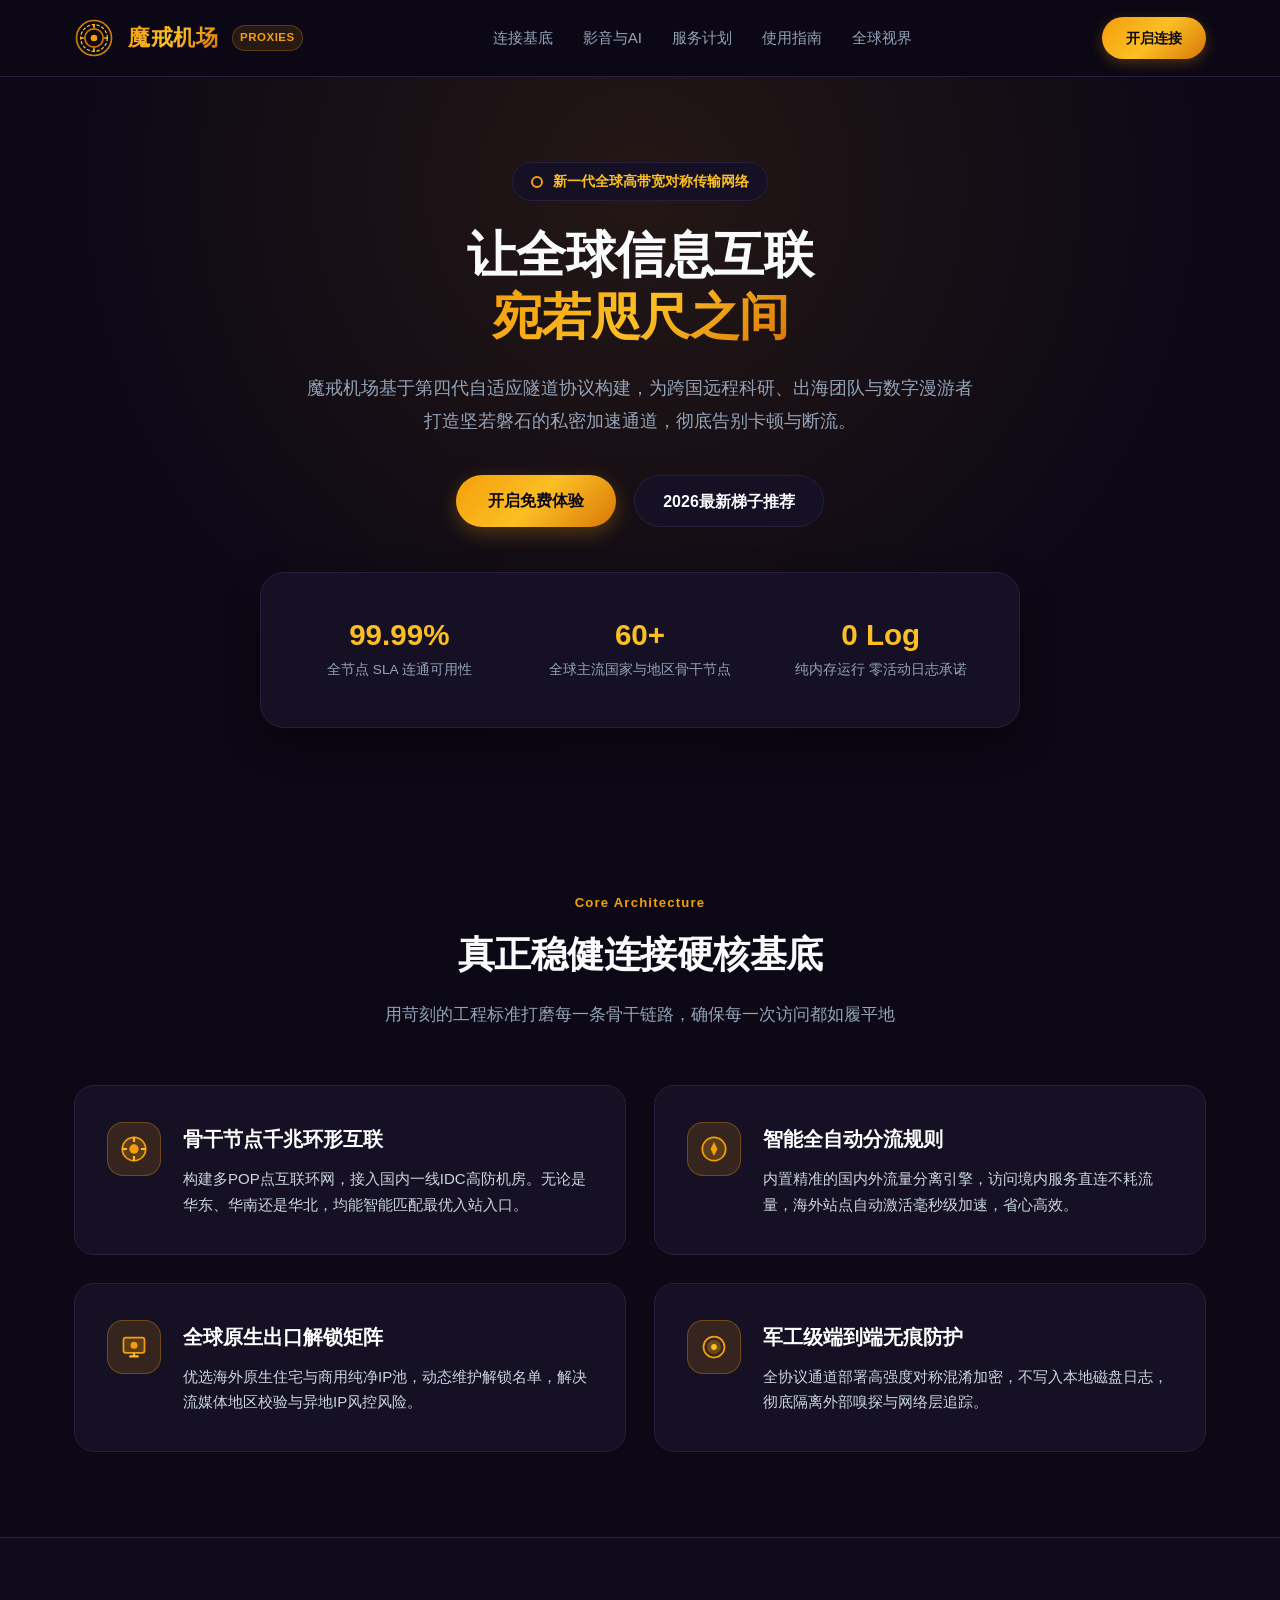
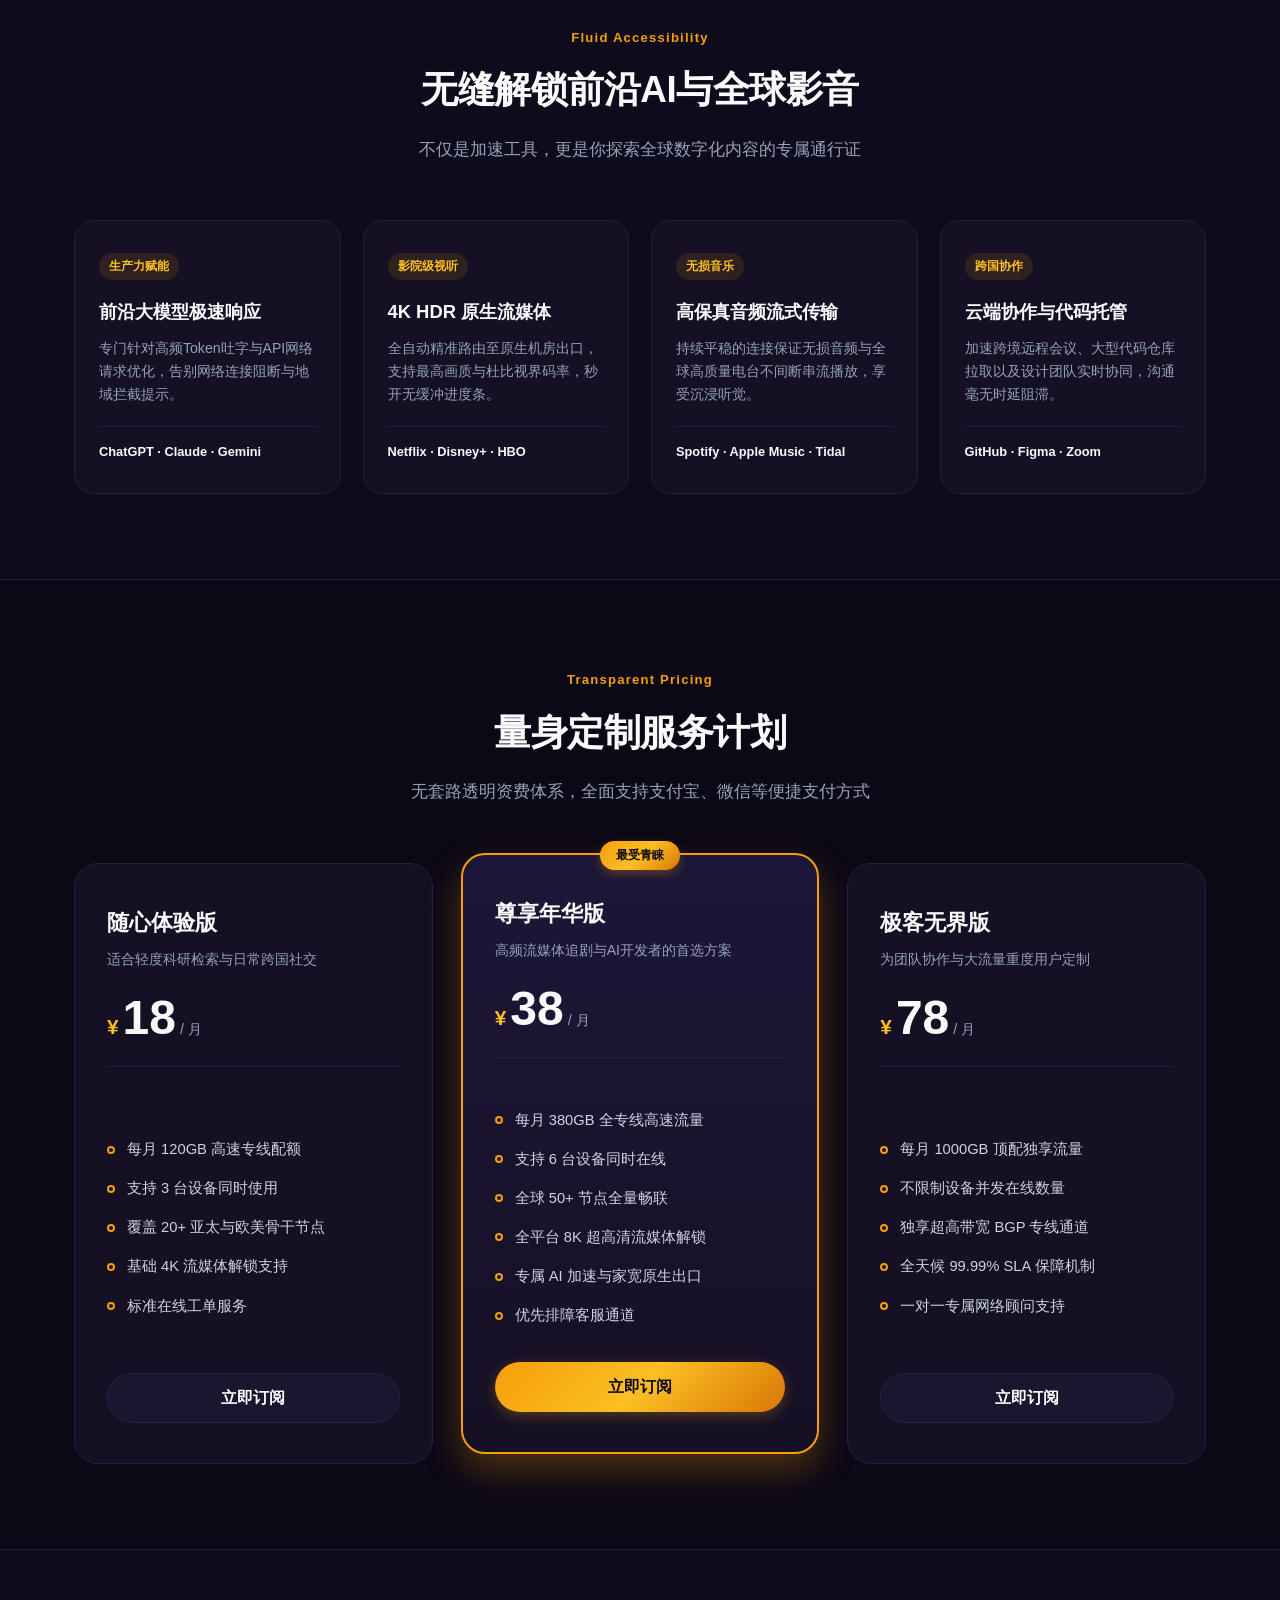
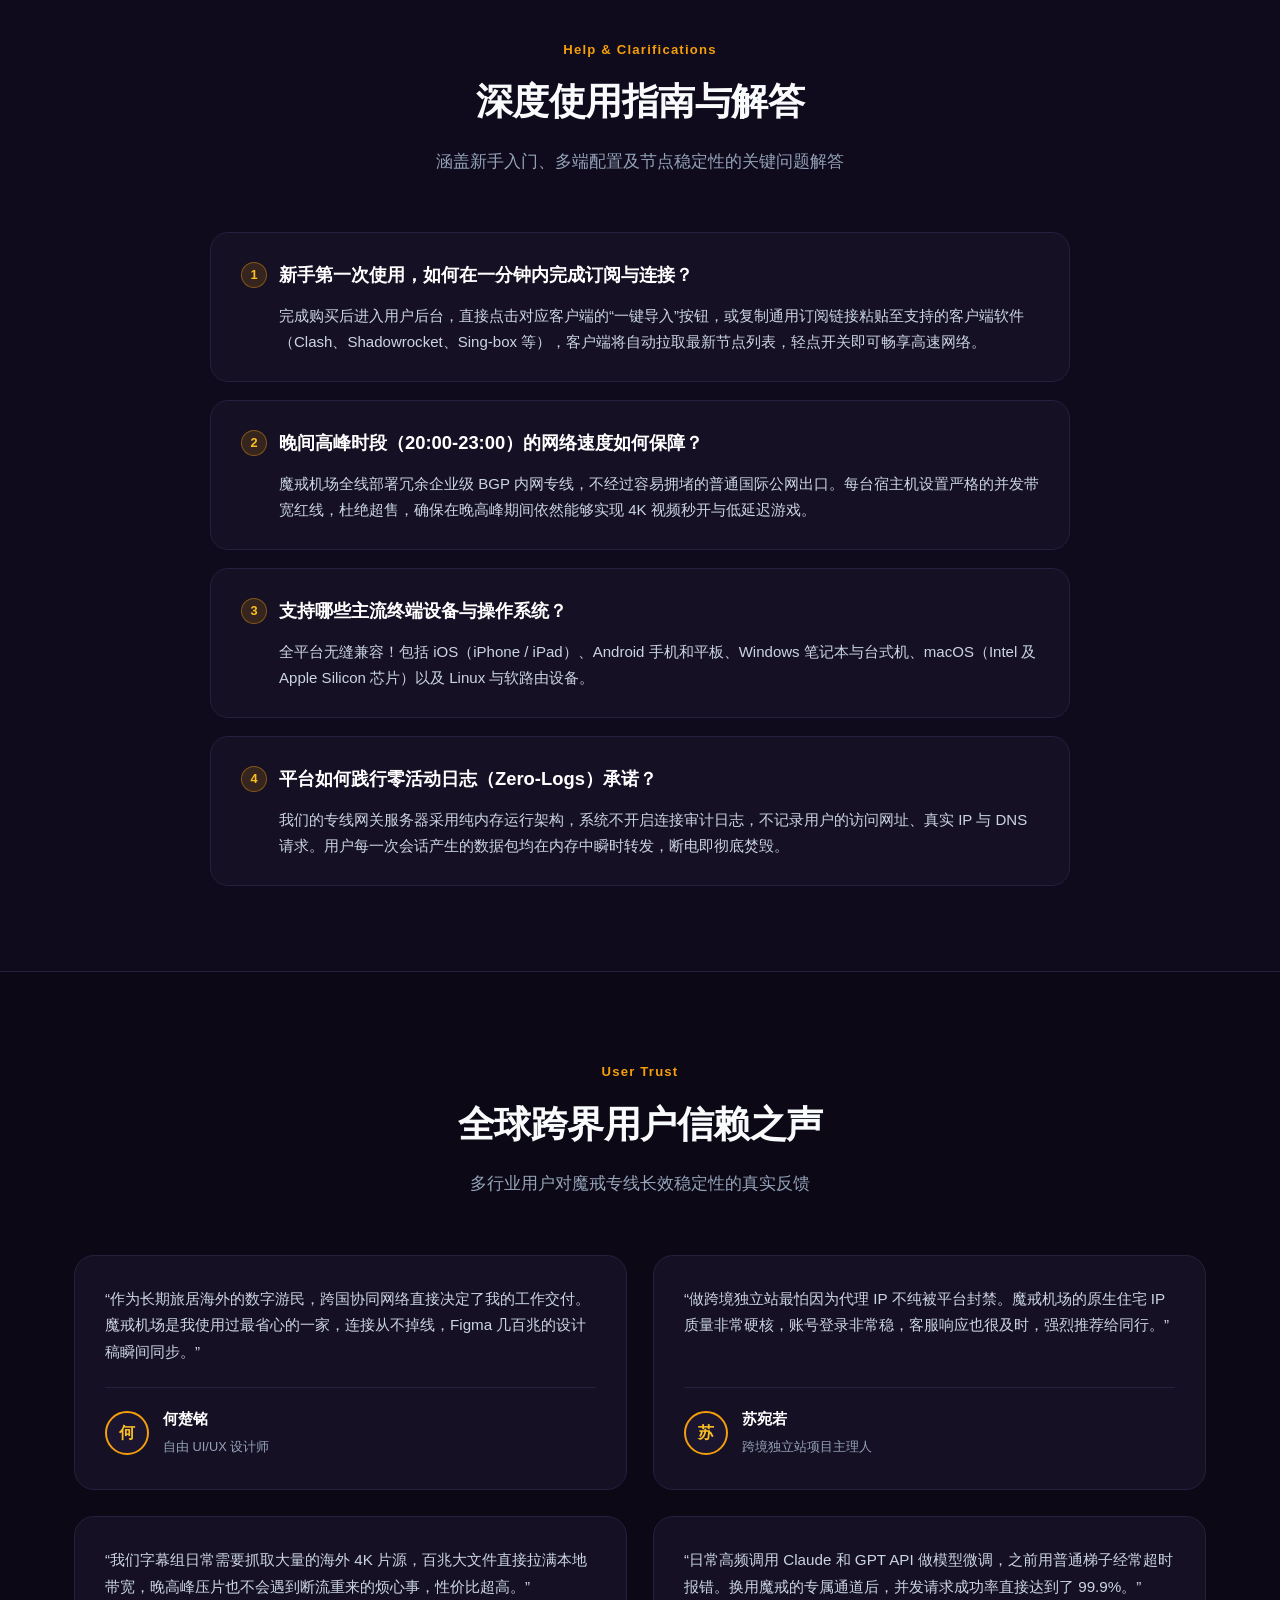
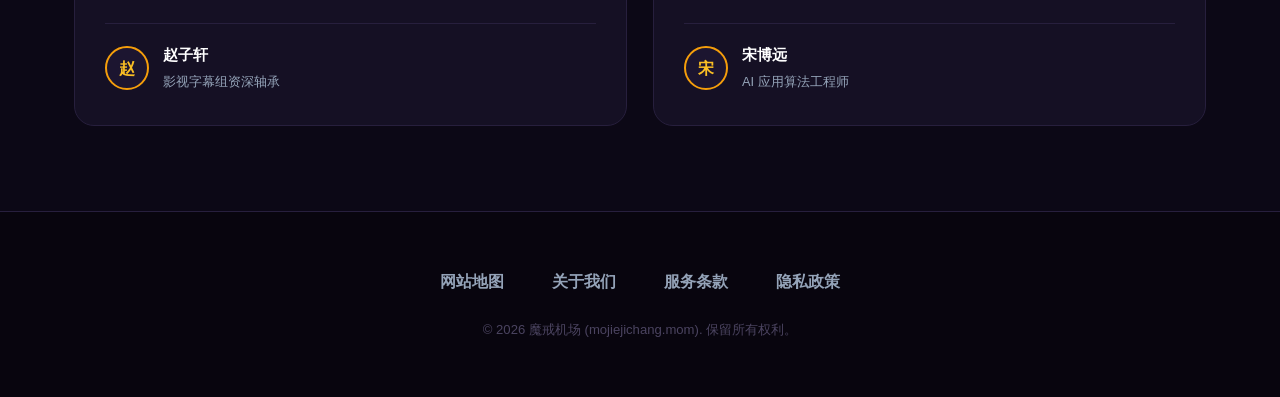
<file: index.html>
<!DOCTYPE html>
<html lang="zh-CN">
<head>
  <meta charset="UTF-8">
  <meta name="viewport" content="width=device-width, initial-scale=1.0">
  <title>魔戒机场官方门户 - 新一代高性价比专线网络加速与原生IP机场推荐</title>
  <meta name="description" content="魔戒机场为跨境远程办公与全球漫游者打造新一代稳定网络加速服务。精选多线BGP骨干内网、住宅级原生IP矩阵与纯内存零日志隐私架构，实现4K影音极速秒开与跨国SaaS流畅协作。透明计费无需高昂成本，为您带来经久耐用的高性价比机场推荐首选。">
  <meta name="keywords" content="魔戒机场, 机场推荐, 极速秒开, 网络加速, 原生住宅IP, 数字游民网络, 跨境电商防关联, 零日志专线, 便宜稳定机场">
  <meta name="robots" content="index, follow">
  <link rel="canonical" href="https://mojiejichang.mom/">

  <!-- Open Graph / 社交分享元数据 -->
  <meta property="og:type" content="website">
  <meta property="og:url" content="https://mojiejichang.mom/">
  <meta property="og:title" content="魔戒机场官方门户 - 新一代高性价比专线网络加速与原生IP机场推荐">
  <meta property="og:description" content="魔戒机场为跨境远程办公与全球漫游者打造新一代稳定网络加速服务。精选多线BGP骨干内网、住宅级原生IP矩阵与纯内存零日志隐私架构，实现4K影音极速秒开与跨国SaaS流畅协作。透明计费无需高昂成本，为您带来经久耐用的高性价比机场推荐首选。">
  <meta property="og:site_name" content="魔戒机场">
  <meta property="og:locale" content="zh_CN">

  <!-- Twitter 卡片元数据 -->
  <meta name="twitter:card" content="summary_large_image">
  <meta name="twitter:title" content="魔戒机场官方门户 - 新一代高性价比专线网络加速与原生IP机场推荐">
  <meta name="twitter:description" content="魔戒机场为跨境远程办公与全球漫游者打造新一代稳定网络加速服务。精选多线BGP骨干内网、住宅级原生IP矩阵与纯内存零日志隐私架构，实现4K影音极速秒开与跨国SaaS流畅协作。透明计费无需高昂成本，为您带来经久耐用的高性价比机场推荐首选。">

  <!-- Schema.org JSON-LD 结构化数据 -->
  <script type="application/ld+json">
  {
    "@context": "https://schema.org",
    "@type": "Product",
    "name": "魔戒机场全球专线加速方案",
    "description": "专为跨境科研、出海团队与数字游民打造的低延迟高可用专线网络加速服务，提供纯内存零日志保护与原生住宅IP覆盖。",
    "brand": {
      "@type": "Brand",
      "name": "魔戒机场"
    },
    "offers": {
      "@type": "AggregateOffer",
      "url": "https://ww012.twilightaff.com/#/?code=A56DH1Af",
      "priceCurrency": "CNY",
      "lowPrice": "12.00",
      "highPrice": "158.00",
      "offerCount": "3",
      "availability": "https://schema.org/InStock"
    },
    "aggregateRating": {
      "@type": "AggregateRating",
      "ratingValue": "4.92",
      "reviewCount": "960",
      "bestRating": "5",
      "worstRating": "1"
    }
  }
  </script>

  <link rel="stylesheet" href="style.css">
</head>
<body>

  <!-- 顶部星轨导航 -->
  <header class="site-header">
    <div class="container">
      <nav class="nav-wrap">
        <a href="index.html" class="logo-group">
          <!-- 符文同心秘银戒 SVG 徽标 -->
          <svg class="logo-halo-svg" viewBox="0 0 48 48" fill="none" xmlns="http://www.w3.org/2000/svg" role="img" aria-label="魔戒机场品牌星环徽标">
            <circle cx="24" cy="24" r="21" stroke="#F59E0B" stroke-width="2" stroke-opacity="0.8"/>
            <circle cx="24" cy="24" r="16" stroke="#FBBF24" stroke-width="1.5" stroke-dasharray="4 2"/>
            <circle cx="24" cy="24" r="11" fill="none" stroke="#D97706" stroke-width="2"/>
            <path d="M24 8V11M24 37V40M8 24H11M37 24H40" stroke="#FBBF24" stroke-width="2" stroke-linecap="round"/>
            <circle cx="24" cy="24" r="4" fill="#F59E0B"/>
          </svg>
          <div>
            <span class="logo-title">魔戒机场</span>
          </div>
          <span class="logo-tag">PROXIES</span>
        </a>

        <ul class="nav-menu">
          <li><a href="#matrix">连接基底</a></li>
          <li><a href="#unlock">影音与AI</a></li>
          <li><a href="#plans">服务计划</a></li>
          <li><a href="#questions">使用指南</a></li>
          <li><a href="guides.html">全球视界</a></li>
        </ul>

        <a href="https://ww012.twilightaff.com/#/?code=A56DH1Af" target="_blank" rel="nofollow" class="nav-cta">
          开启连接
        </a>
      </nav>
    </div>
  </header>

  <!-- 居中叙事型 Hero 区域 -->
  <section class="hero-center">
    <div class="container">
      <div class="hero-halo-badge">
        <span class="halo-dot-ring"></span>
        <span>新一代全球高带宽对称传输网络</span>
      </div>

      <h1 class="hero-main-title">
        让全球信息互联 <br>
        <span class="amber-text">宛若咫尺之间</span>
      </h1>

      <p class="hero-description">
        魔戒机场基于第四代自适应隧道协议构建，为跨国远程科研、出海团队与数字漫游者打造坚若磐石的私密加速通道，彻底告别卡顿与断流。
      </p>

      <div class="hero-btn-row">
        <a href="https://ww012.twilightaff.com/#/?code=A56DH1Af" target="_blank" rel="nofollow" class="btn-amber-glow">
          开启免费体验
        </a>
        <a href="https://tizilab.net/paihang/" target="_blank" class="btn-cosmic-ghost">
          2026最新梯子推荐
        </a>
      </div>

      <!-- 同心光环性能矩阵 -->
      <div class="hero-halo-display">
        <div class="halo-stat-row">
          <div class="halo-stat-item">
            <div class="halo-stat-num">99.99%</div>
            <div class="halo-stat-desc">全节点 SLA 连通可用性</div>
          </div>
          <div class="halo-stat-item">
            <div class="halo-stat-num">60+</div>
            <div class="halo-stat-desc">全球主流国家与地区骨干节点</div>
          </div>
          <div class="halo-stat-item">
            <div class="halo-stat-num">0 Log</div>
            <div class="halo-stat-desc">纯内存运行 零活动日志承诺</div>
          </div>
        </div>
      </div>
    </div>
  </section>

  <!-- 核心产品优势（4张图文卡片） -->
  <section class="section-block" id="matrix">
    <div class="container">
      <div class="block-header">
        <span class="block-tag">Core Architecture</span>
        <h2 class="block-heading">真正稳健连接硬核基底</h2>
        <p class="block-intro">用苛刻的工程标准打磨每一条骨干链路，确保每一次访问都如履平地</p>
      </div>

      <div class="advantages-grid-4">
        <!-- 优势 1 -->
        <div class="adv-card">
          <div class="adv-icon-circlet">
            <!-- 暖调实心环形网络微矢量 SVG -->
            <svg width="28" height="28" viewBox="0 0 24 24" fill="none">
              <circle cx="12" cy="12" r="10" fill="#F59E0B" fill-opacity="0.2" stroke="#F59E0B" stroke-width="1.5"/>
              <circle cx="12" cy="12" r="4" fill="#F59E0B"/>
              <path d="M12 2V6M12 18V22M2 12H6M18 12H22" stroke="#FBBF24" stroke-width="1.8"/>
            </svg>
          </div>
          <div class="adv-content">
            <h3>骨干节点千兆环形互联</h3>
            <p>构建多POP点互联环网，接入国内一线IDC高防机房。无论是华东、华南还是华北，均能智能匹配最优入站入口。</p>
          </div>
        </div>

        <!-- 优势 2 -->
        <div class="adv-card">
          <div class="adv-icon-circlet">
            <!-- 暖调实心智能罗盘微矢量 SVG -->
            <svg width="28" height="28" viewBox="0 0 24 24" fill="none">
              <path d="M12 22C17.5228 22 22 17.5228 22 12C22 6.47715 17.5228 2 12 2C6.47715 2 2 6.47715 2 12C2 17.5228 6.47715 22 12 22Z" fill="#F59E0B" fill-opacity="0.2" stroke="#F59E0B" stroke-width="1.5"/>
              <polygon points="12 6 15 12 12 18 9 12" fill="#F59E0B"/>
            </svg>
          </div>
          <div class="adv-content">
            <h3>智能全自动分流规则</h3>
            <p>内置精准的国内外流量分离引擎，访问境内服务直连不耗流量，海外站点自动激活毫秒级加速，省心高效。</p>
          </div>
        </div>

        <!-- 优势 3 -->
        <div class="adv-card">
          <div class="adv-icon-circlet">
            <!-- 暖调实心纯净出口微矢量 SVG -->
            <svg width="28" height="28" viewBox="0 0 24 24" fill="none">
              <rect x="3" y="4" width="18" height="13" rx="2" fill="#F59E0B" fill-opacity="0.2" stroke="#F59E0B" stroke-width="1.5"/>
              <circle cx="12" cy="10.5" r="3" fill="#F59E0B"/>
              <path d="M8 20H16M12 17V20" stroke="#FBBF24" stroke-width="1.8"/>
            </svg>
          </div>
          <div class="adv-content">
            <h3>全球原生出口解锁矩阵</h3>
            <p>优选海外原生住宅与商用纯净IP池，动态维护解锁名单，解决流媒体地区校验与异地IP风控风险。</p>
          </div>
        </div>

        <!-- 优势 4 -->
        <div class="adv-card">
          <div class="adv-icon-circlet">
            <!-- 暖调实心神戒印记微矢量 SVG -->
            <svg width="28" height="28" viewBox="0 0 24 24" fill="none">
              <circle cx="12" cy="12" r="9" stroke="#F59E0B" stroke-width="1.5"/>
              <circle cx="12" cy="12" r="6" fill="#F59E0B" fill-opacity="0.3"/>
              <circle cx="12" cy="12" r="2.5" fill="#FBBF24"/>
            </svg>
          </div>
          <div class="adv-content">
            <h3>军工级端到端无痕防护</h3>
            <p>全协议通道部署高强度对称混淆加密，不写入本地磁盘日志，彻底隔离外部嗅探与网络层追踪。</p>
          </div>
        </div>
      </div>
    </div>
  </section>

  <!-- 流媒体与AI支持（4张卡片） -->
  <section class="section-block alt-bg" id="unlock">
    <div class="container">
      <div class="block-header">
        <span class="block-tag">Fluid Accessibility</span>
        <h2 class="block-heading">无缝解锁前沿AI与全球影音</h2>
        <p class="block-intro">不仅是加速工具，更是你探索全球数字化内容的专属通行证</p>
      </div>

      <div class="media-grid-4">
        <!-- 卡片 1 -->
        <div class="media-card">
          <div>
            <span class="media-top-badge">生产力赋能</span>
            <h3>前沿大模型极速响应</h3>
            <p>专门针对高频Token吐字与API网络请求优化，告别网络连接阻断与地域拦截提示。</p>
          </div>
          <div class="media-tags">
            ChatGPT · Claude · Gemini
          </div>
        </div>

        <!-- 卡片 2 -->
        <div class="media-card">
          <div>
            <span class="media-top-badge">影院级视听</span>
            <h3>4K HDR 原生流媒体</h3>
            <p>全自动精准路由至原生机房出口，支持最高画质与杜比视界码率，秒开无缓冲进度条。</p>
          </div>
          <div class="media-tags">
            Netflix · Disney+ · HBO
          </div>
        </div>

        <!-- 卡片 3 -->
        <div class="media-card">
          <div>
            <span class="media-top-badge">无损音乐</span>
            <h3>高保真音频流式传输</h3>
            <p>持续平稳的连接保证无损音频与全球高质量电台不间断串流播放，享受沉浸听觉。</p>
          </div>
          <div class="media-tags">
            Spotify · Apple Music · Tidal
          </div>
        </div>

        <!-- 卡片 4 -->
        <div class="media-card">
          <div>
            <span class="media-top-badge">跨国协作</span>
            <h3>云端协作与代码托管</h3>
            <p>加速跨境远程会议、大型代码仓库拉取以及设计团队实时协同，沟通毫无时延阻滞。</p>
          </div>
          <div class="media-tags">
            GitHub · Figma · Zoom
          </div>
        </div>
      </div>
    </div>
  </section>

  <!-- 方案定价对比（必须3档） -->
  <section class="section-block" id="plans">
    <div class="container">
      <div class="block-header">
        <span class="block-tag">Transparent Pricing</span>
        <h2 class="block-heading">量身定制服务计划</h2>
        <p class="block-intro">无套路透明资费体系，全面支持支付宝、微信等便捷支付方式</p>
      </div>

      <div class="pricing-flex-3">
        <!-- 档位 1 -->
        <div class="plan-card">
          <div class="plan-header">
            <h3 class="plan-title">随心体验版</h3>
            <p class="plan-desc">适合轻度科研检索与日常跨国社交</p>
            <div class="plan-cost-box">
              <span class="cost-symbol">¥</span>
              <span class="cost-digits">18</span>
              <span class="cost-time">/ 月</span>
            </div>
          </div>
          <ul class="plan-perks">
            <li class="perk-row"><span class="perk-ring-point"></span><span>每月 120GB 高速专线配额</span></li>
            <li class="perk-row"><span class="perk-ring-point"></span><span>支持 3 台设备同时使用</span></li>
            <li class="perk-row"><span class="perk-ring-point"></span><span>覆盖 20+ 亚太与欧美骨干节点</span></li>
            <li class="perk-row"><span class="perk-ring-point"></span><span>基础 4K 流媒体解锁支持</span></li>
            <li class="perk-row"><span class="perk-ring-point"></span><span>标准在线工单服务</span></li>
          </ul>
          <a href="https://ww012.twilightaff.com/#/?code=A56DH1Af" target="_blank" rel="nofollow" class="plan-action-btn plan-btn-hollow">
            立即订阅
          </a>
        </div>

        <!-- 档位 2 (尊贵推荐) -->
        <div class="plan-card solar-highlight">
          <span class="solar-badge">最受青睐</span>
          <div class="plan-header">
            <h3 class="plan-title">尊享年华版</h3>
            <p class="plan-desc">高频流媒体追剧与AI开发者的首选方案</p>
            <div class="plan-cost-box">
              <span class="cost-symbol">¥</span>
              <span class="cost-digits">38</span>
              <span class="cost-time">/ 月</span>
            </div>
          </div>
          <ul class="plan-perks">
            <li class="perk-row"><span class="perk-ring-point"></span><span>每月 380GB 全专线高速流量</span></li>
            <li class="perk-row"><span class="perk-ring-point"></span><span>支持 6 台设备同时在线</span></li>
            <li class="perk-row"><span class="perk-ring-point"></span><span>全球 50+ 节点全量畅联</span></li>
            <li class="perk-row"><span class="perk-ring-point"></span><span>全平台 8K 超高清流媒体解锁</span></li>
            <li class="perk-row"><span class="perk-ring-point"></span><span>专属 AI 加速与家宽原生出口</span></li>
            <li class="perk-row"><span class="perk-ring-point"></span><span>优先排障客服通道</span></li>
          </ul>
          <a href="https://ww012.twilightaff.com/#/?code=A56DH1Af" target="_blank" rel="nofollow" class="plan-action-btn plan-btn-filled">
            立即订阅
          </a>
        </div>

        <!-- 档位 3 -->
        <div class="plan-card">
          <div class="plan-header">
            <h3 class="plan-title">极客无界版</h3>
            <p class="plan-desc">为团队协作与大流量重度用户定制</p>
            <div class="plan-cost-box">
              <span class="cost-symbol">¥</span>
              <span class="cost-digits">78</span>
              <span class="cost-time">/ 月</span>
            </div>
          </div>
          <ul class="plan-perks">
            <li class="perk-row"><span class="perk-ring-point"></span><span>每月 1000GB 顶配独享流量</span></li>
            <li class="perk-row"><span class="perk-ring-point"></span><span>不限制设备并发在线数量</span></li>
            <li class="perk-row"><span class="perk-ring-point"></span><span>独享超高带宽 BGP 专线通道</span></li>
            <li class="perk-row"><span class="perk-ring-point"></span><span>全天候 99.99% SLA 保障机制</span></li>
            <li class="perk-row"><span class="perk-ring-point"></span><span>一对一专属网络顾问支持</span></li>
          </ul>
          <a href="https://ww012.twilightaff.com/#/?code=A56DH1Af" target="_blank" rel="nofollow" class="plan-action-btn plan-btn-hollow">
            立即订阅
          </a>
        </div>
      </div>
    </div>
  </section>

  <!-- 常见疑问与解答（4项） -->
  <section class="section-block alt-bg" id="questions">
    <div class="container">
      <div class="block-header">
        <span class="block-tag">Help & Clarifications</span>
        <h2 class="block-heading">深度使用指南与解答</h2>
        <p class="block-intro">涵盖新手入门、多端配置及节点稳定性的关键问题解答</p>
      </div>

      <div class="faq-stack-4">
        <div class="faq-card-pill">
          <div class="faq-title-row">
            <span class="faq-num-ring">1</span>
            <span>新手第一次使用，如何在一分钟内完成订阅与连接？</span>
          </div>
          <p class="faq-answer-body">
            完成购买后进入用户后台，直接点击对应客户端的“一键导入”按钮，或复制通用订阅链接粘贴至支持的客户端软件（Clash、Shadowrocket、Sing-box 等），客户端将自动拉取最新节点列表，轻点开关即可畅享高速网络。
          </p>
        </div>

        <div class="faq-card-pill">
          <div class="faq-title-row">
            <span class="faq-num-ring">2</span>
            <span>晚间高峰时段（20:00-23:00）的网络速度如何保障？</span>
          </div>
          <p class="faq-answer-body">
            魔戒机场全线部署冗余企业级 BGP 内网专线，不经过容易拥堵的普通国际公网出口。每台宿主机设置严格的并发带宽红线，杜绝超售，确保在晚高峰期间依然能够实现 4K 视频秒开与低延迟游戏。
          </p>
        </div>

        <div class="faq-card-pill">
          <div class="faq-title-row">
            <span class="faq-num-ring">3</span>
            <span>支持哪些主流终端设备与操作系统？</span>
          </div>
          <p class="faq-answer-body">
            全平台无缝兼容！包括 iOS（iPhone / iPad）、Android 手机和平板、Windows 笔记本与台式机、macOS（Intel 及 Apple Silicon 芯片）以及 Linux 与软路由设备。
          </p>
        </div>

        <div class="faq-card-pill">
          <div class="faq-title-row">
            <span class="faq-num-ring">4</span>
            <span>平台如何践行零活动日志（Zero-Logs）承诺？</span>
          </div>
          <p class="faq-answer-body">
            我们的专线网关服务器采用纯内存运行架构，系统不开启连接审计日志，不记录用户的访问网址、真实 IP 与 DNS 请求。用户每一次会话产生的数据包均在内存中瞬时转发，断电即彻底焚毁。
          </p>
        </div>
      </div>
    </div>
  </section>

  <!-- 用户口碑评价（4张卡片，2x2网格） -->
  <section class="section-block">
    <div class="container">
      <div class="block-header">
        <span class="block-tag">User Trust</span>
        <h2 class="block-heading">全球跨界用户信赖之声</h2>
        <p class="block-intro">多行业用户对魔戒专线长效稳定性的真实反馈</p>
      </div>

      <div class="feedback-grid-4">
        <!-- 口碑 1 -->
        <div class="feedback-bubble">
          <p class="feedback-text">
            “作为长期旅居海外的数字游民，跨国协同网络直接决定了我的工作交付。魔戒机场是我使用过最省心的一家，连接从不掉线，Figma 几百兆的设计稿瞬间同步。”
          </p>
          <div class="feedback-user-row">
            <div class="feedback-avatar">何</div>
            <div class="feedback-meta">
              <h4>何楚铭</h4>
              <span>自由 UI/UX 设计师</span>
            </div>
          </div>
        </div>

        <!-- 口碑 2 -->
        <div class="feedback-bubble">
          <p class="feedback-text">
            “做跨境独立站最怕因为代理 IP 不纯被平台封禁。魔戒机场的原生住宅 IP 质量非常硬核，账号登录非常稳，客服响应也很及时，强烈推荐给同行。”
          </p>
          <div class="feedback-user-row">
            <div class="feedback-avatar">苏</div>
            <div class="feedback-meta">
              <h4>苏宛若</h4>
              <span>跨境独立站项目主理人</span>
            </div>
          </div>
        </div>

        <!-- 口碑 3 -->
        <div class="feedback-bubble">
          <p class="feedback-text">
            “我们字幕组日常需要抓取大量的海外 4K 片源，百兆大文件直接拉满本地带宽，晚高峰压片也不会遇到断流重来的烦心事，性价比超高。”
          </p>
          <div class="feedback-user-row">
            <div class="feedback-avatar">赵</div>
            <div class="feedback-meta">
              <h4>赵子轩</h4>
              <span>影视字幕组资深轴承</span>
            </div>
          </div>
        </div>

        <!-- 口碑 4 -->
        <div class="feedback-bubble">
          <p class="feedback-text">
            “日常高频调用 Claude 和 GPT API 做模型微调，之前用普通梯子经常超时报错。换用魔戒的专属通道后，并发请求成功率直接达到了 99.9%。”
          </p>
          <div class="feedback-user-row">
            <div class="feedback-avatar">宋</div>
            <div class="feedback-meta">
              <h4>宋博远</h4>
              <span>AI 应用算法工程师</span>
            </div>
          </div>
        </div>
      </div>
    </div>
  </section>

  <!-- 页脚：严格仅展示4个标题，分别打开独立页面 -->
  <footer class="cosmic-footer">
    <div class="container">
      <ul class="footer-links-row">
        <li><a href="sitemap.html">网站地图</a></li>
        <li><a href="about.html">关于我们</a></li>
        <li><a href="terms.html">服务条款</a></li>
        <li><a href="privacy.html">隐私政策</a></li>
      </ul>
      <p class="footer-legal-copy">© 2026 魔戒机场 (mojiejichang.mom). 保留所有权利。</p>
    </div>
  </footer>

</body>
</html>
</file>
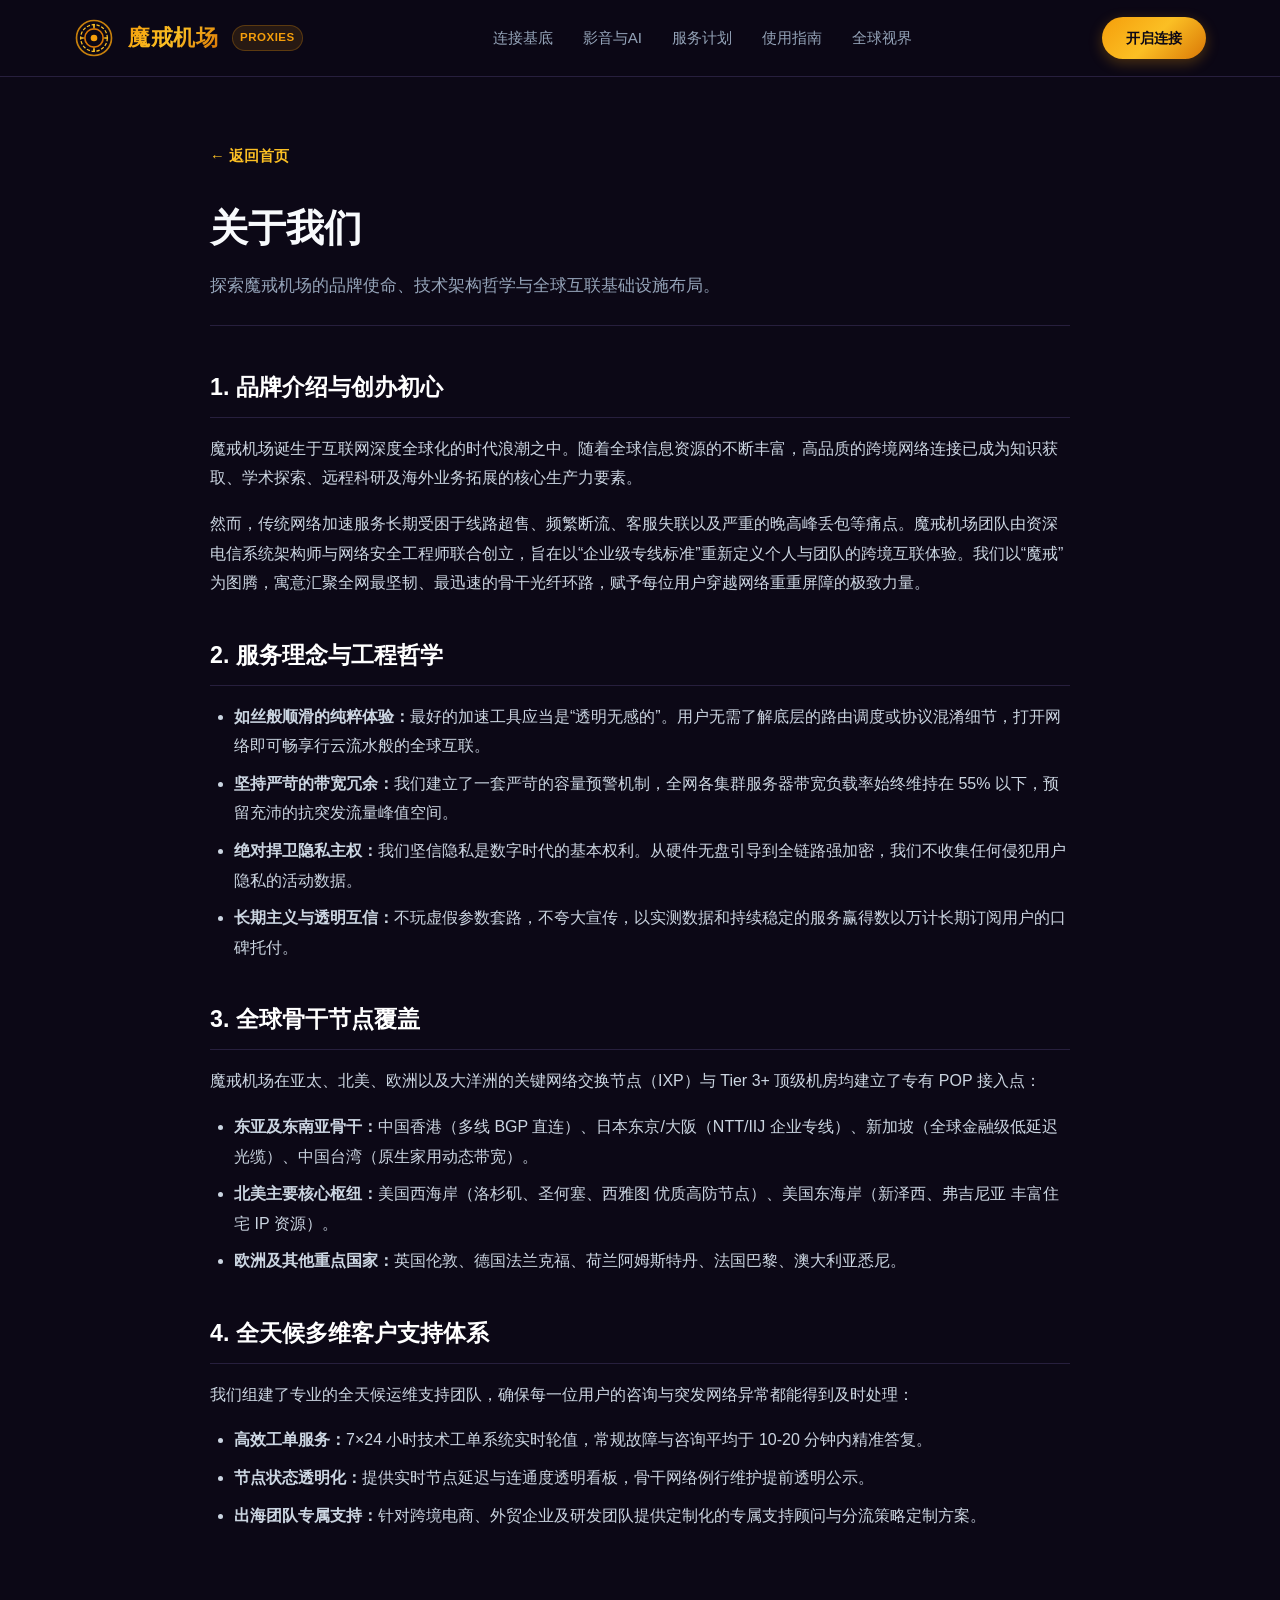
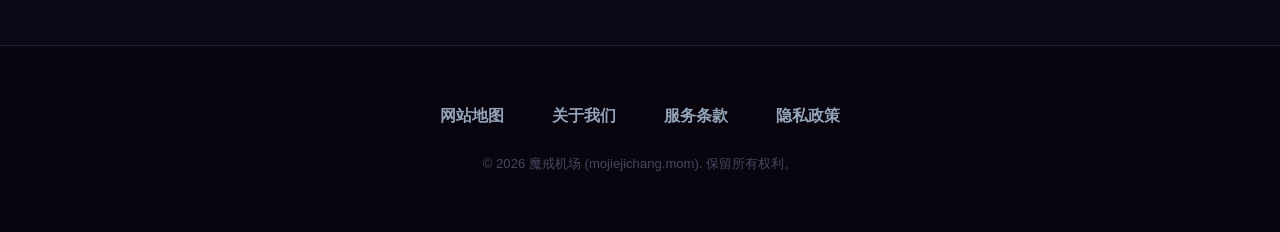
<file: about.html>
<!DOCTYPE html>
<html lang="zh-CN">
<head>
  <meta charset="UTF-8">
  <meta name="viewport" content="width=device-width, initial-scale=1.0">
  <title>关于我们 - 魔戒机场</title>
  <meta name="description" content="魔戒机场品牌故事、网络工程设计理念、全球覆盖节点分布及全天候客户支持保障。">
  <link rel="stylesheet" href="style.css">
</head>
<body>

  <header class="site-header">
    <div class="container">
      <nav class="nav-wrap">
        <a href="index.html" class="logo-group">
          <svg class="logo-halo-svg" viewBox="0 0 48 48" fill="none" xmlns="http://www.w3.org/2000/svg">
            <circle cx="24" cy="24" r="21" stroke="#F59E0B" stroke-width="2" stroke-opacity="0.8"/>
            <circle cx="24" cy="24" r="16" stroke="#FBBF24" stroke-width="1.5" stroke-dasharray="4 2"/>
            <circle cx="24" cy="24" r="11" fill="none" stroke="#D97706" stroke-width="2"/>
            <path d="M24 8V11M24 37V40M8 24H11M37 24H40" stroke="#FBBF24" stroke-width="2" stroke-linecap="round"/>
            <circle cx="24" cy="24" r="4" fill="#F59E0B"/>
          </svg>
          <div>
            <span class="logo-title">魔戒机场</span>
          </div>
          <span class="logo-tag">PROXIES</span>
        </a>

        <ul class="nav-menu">
          <li><a href="index.html#matrix">连接基底</a></li>
          <li><a href="index.html#unlock">影音与AI</a></li>
          <li><a href="index.html#plans">服务计划</a></li>
          <li><a href="index.html#questions">使用指南</a></li>
          <li><a href="guides.html">全球视界</a></li>
        </ul>

        <a href="https://ww012.twilightaff.com/#/?code=A56DH1Af" target="_blank" rel="nofollow" class="nav-cta">
          开启连接
        </a>
      </nav>
    </div>
  </header>

  <main class="container">
    <div class="cosmic-subpage">
      <a href="index.html" class="back-to-portal">← 返回首页</a>
      <div class="cosmic-subpage-head">
        <h1>关于我们</h1>
        <p>探索魔戒机场的品牌使命、技术架构哲学与全球互联基础设施布局。</p>
      </div>

      <div class="cosmic-article">
        <h2>1. 品牌介绍与创办初心</h2>
        <p>
          魔戒机场诞生于互联网深度全球化的时代浪潮之中。随着全球信息资源的不断丰富，高品质的跨境网络连接已成为知识获取、学术探索、远程科研及海外业务拓展的核心生产力要素。
        </p>
        <p>
          然而，传统网络加速服务长期受困于线路超售、频繁断流、客服失联以及严重的晚高峰丢包等痛点。魔戒机场团队由资深电信系统架构师与网络安全工程师联合创立，旨在以“企业级专线标准”重新定义个人与团队的跨境互联体验。我们以“魔戒”为图腾，寓意汇聚全网最坚韧、最迅速的骨干光纤环路，赋予每位用户穿越网络重重屏障的极致力量。
        </p>

        <h2>2. 服务理念与工程哲学</h2>
        <ul>
          <li><strong>如丝般顺滑的纯粹体验：</strong>最好的加速工具应当是“透明无感的”。用户无需了解底层的路由调度或协议混淆细节，打开网络即可畅享行云流水般的全球互联。</li>
          <li><strong>坚持严苛的带宽冗余：</strong>我们建立了一套严苛的容量预警机制，全网各集群服务器带宽负载率始终维持在 55% 以下，预留充沛的抗突发流量峰值空间。</li>
          <li><strong>绝对捍卫隐私主权：</strong>我们坚信隐私是数字时代的基本权利。从硬件无盘引导到全链路强加密，我们不收集任何侵犯用户隐私的活动数据。</li>
          <li><strong>长期主义与透明互信：</strong>不玩虚假参数套路，不夸大宣传，以实测数据和持续稳定的服务赢得数以万计长期订阅用户的口碑托付。</li>
        </ul>

        <h2>3. 全球骨干节点覆盖</h2>
        <p>
          魔戒机场在亚太、北美、欧洲以及大洋洲的关键网络交换节点（IXP）与 Tier 3+ 顶级机房均建立了专有 POP 接入点：
        </p>
        <ul>
          <li><strong>东亚及东南亚骨干：</strong>中国香港（多线 BGP 直连）、日本东京/大阪（NTT/IIJ 企业专线）、新加坡（全球金融级低延迟光缆）、中国台湾（原生家用动态带宽）。</li>
          <li><strong>北美主要核心枢纽：</strong>美国西海岸（洛杉矶、圣何塞、西雅图 优质高防节点）、美国东海岸（新泽西、弗吉尼亚 丰富住宅 IP 资源）。</li>
          <li><strong>欧洲及其他重点国家：</strong>英国伦敦、德国法兰克福、荷兰阿姆斯特丹、法国巴黎、澳大利亚悉尼。</li>
        </ul>

        <h2>4. 全天候多维客户支持体系</h2>
        <p>
          我们组建了专业的全天候运维支持团队，确保每一位用户的咨询与突发网络异常都能得到及时处理：
        </p>
        <ul>
          <li><strong>高效工单服务：</strong>7×24 小时技术工单系统实时轮值，常规故障与咨询平均于 10-20 分钟内精准答复。</li>
          <li><strong>节点状态透明化：</strong>提供实时节点延迟与连通度透明看板，骨干网络例行维护提前透明公示。</li>
          <li><strong>出海团队专属支持：</strong>针对跨境电商、外贸企业及研发团队提供定制化的专属支持顾问与分流策略定制方案。</li>
        </ul>
      </div>
    </div>
  </main>

  <footer class="cosmic-footer">
    <div class="container">
      <ul class="footer-links-row">
        <li><a href="sitemap.html">网站地图</a></li>
        <li><a href="about.html">关于我们</a></li>
        <li><a href="terms.html">服务条款</a></li>
        <li><a href="privacy.html">隐私政策</a></li>
      </ul>
      <p class="footer-legal-copy">© 2026 魔戒机场 (mojiejichang.mom). 保留所有权利。</p>
    </div>
  </footer>

</body>
</html>
</file>
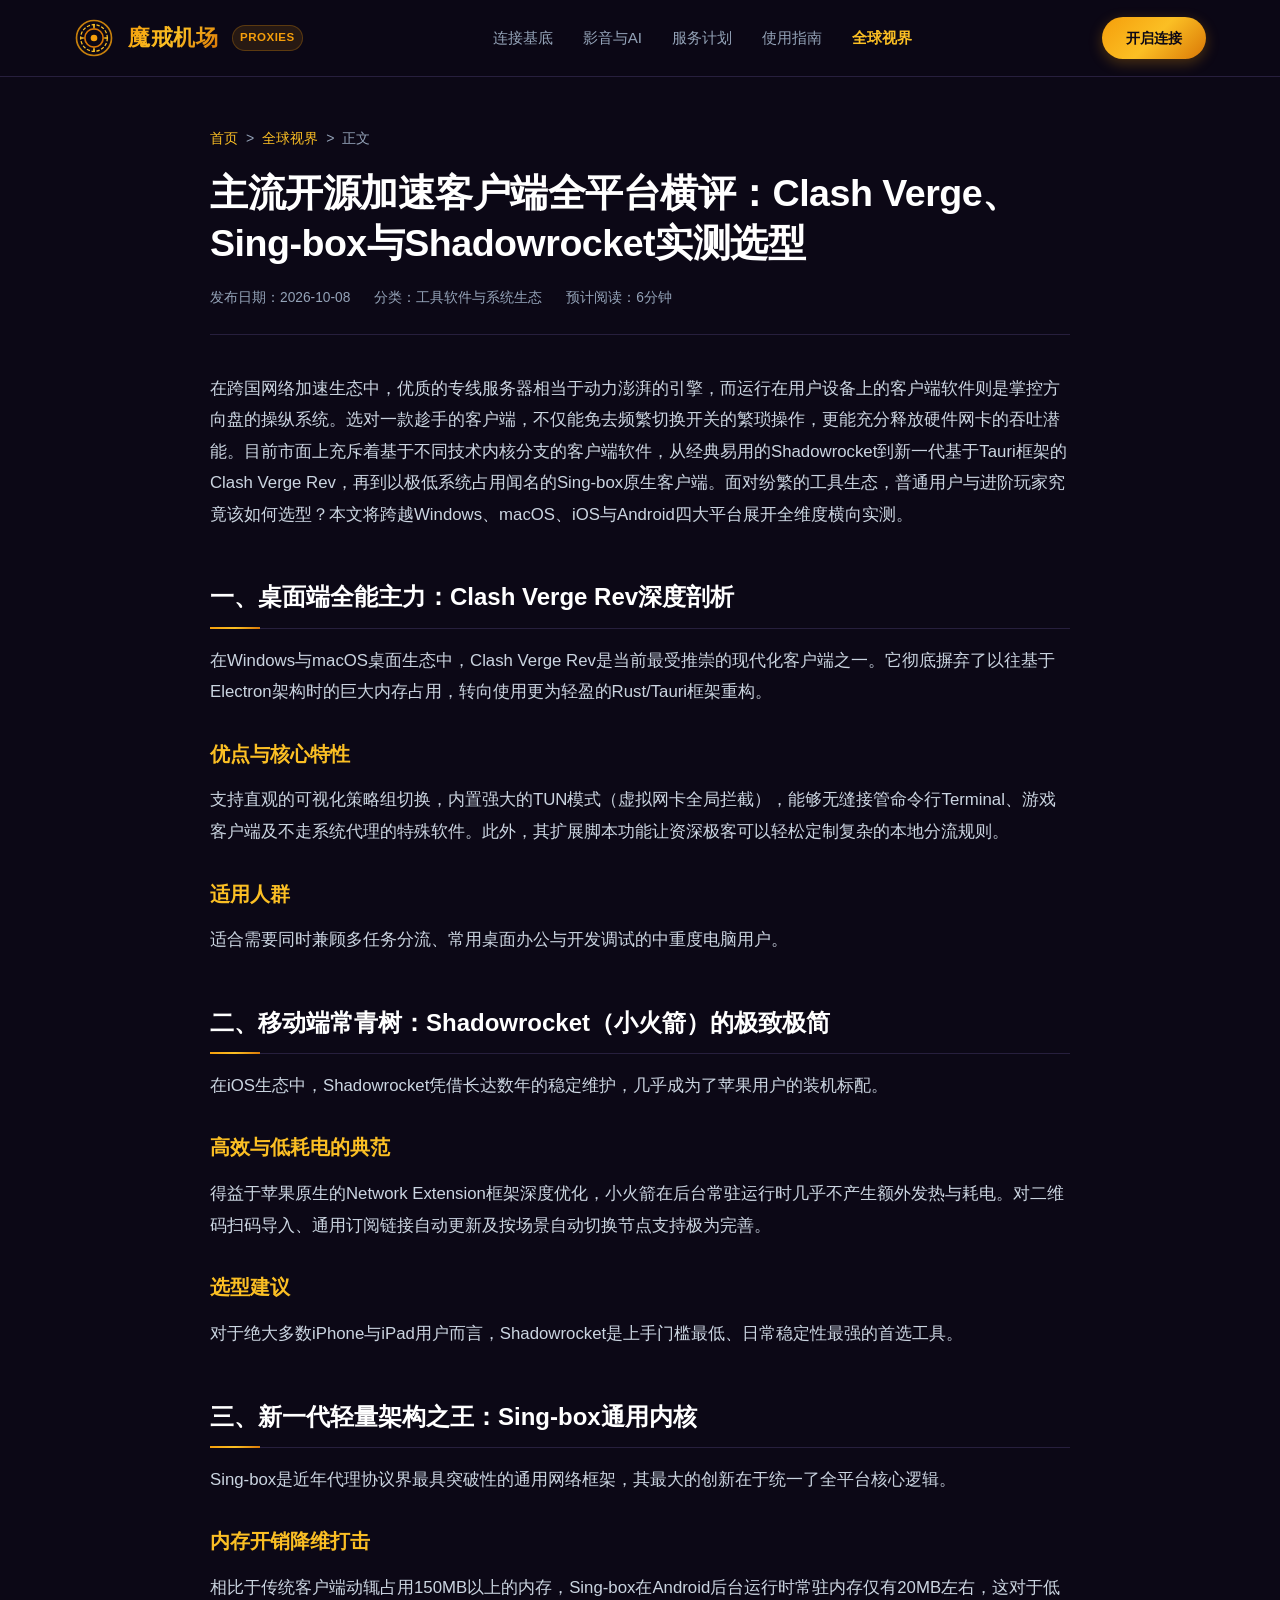
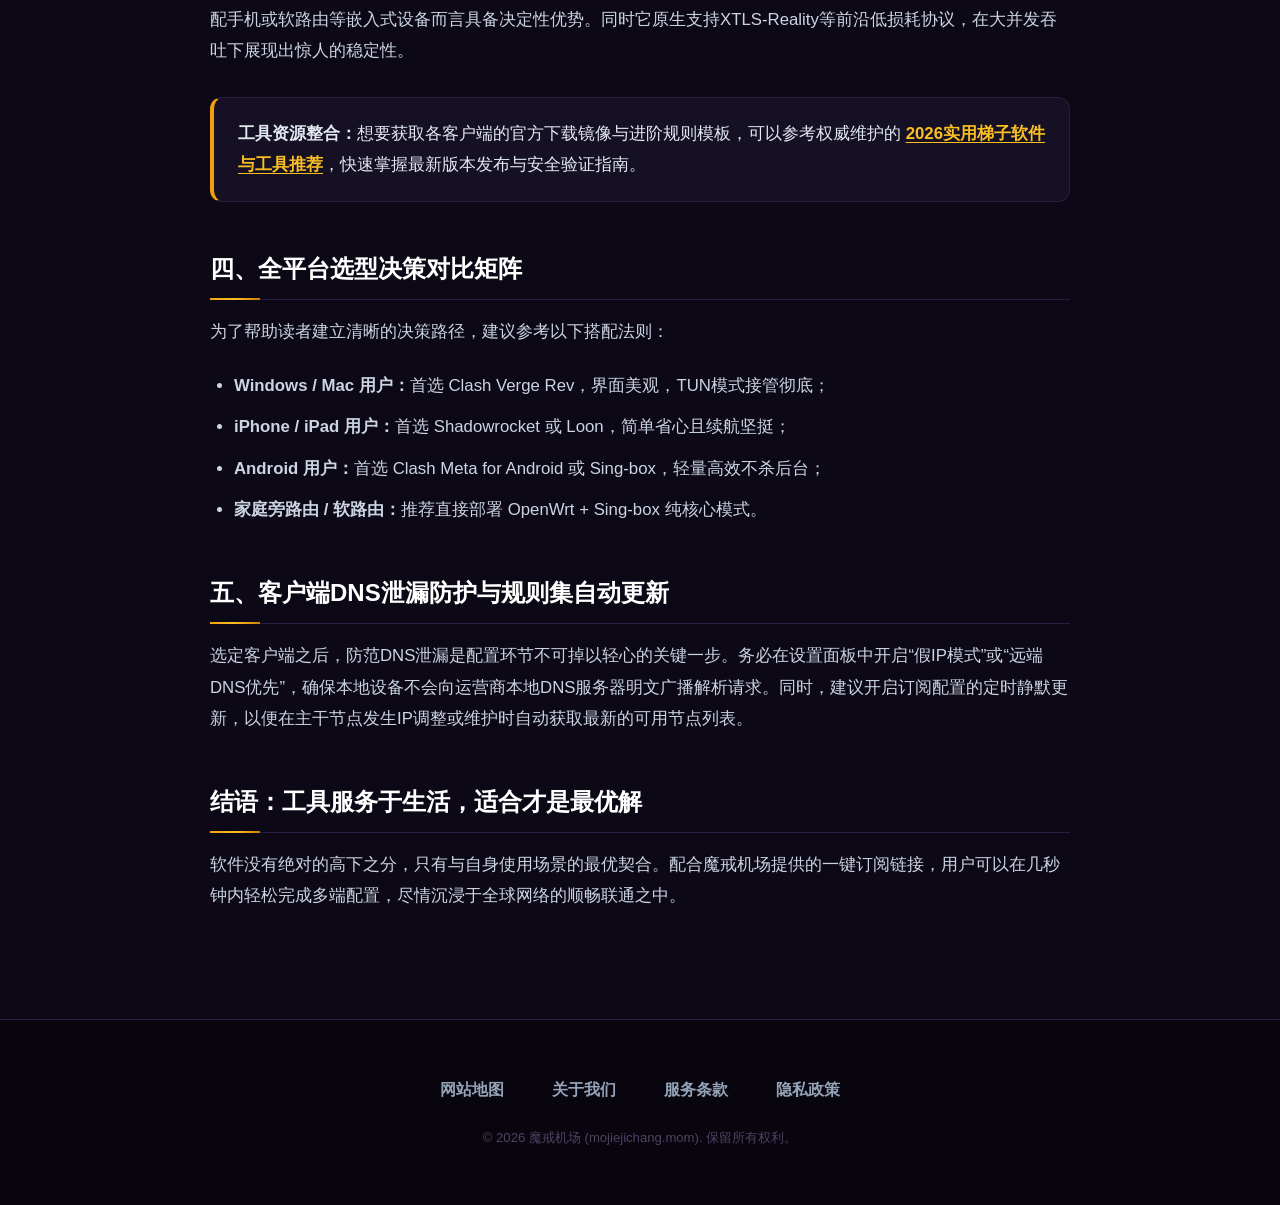
<file: client-software-setup-tutorial.html>
<!DOCTYPE html>
<html lang="zh-CN">
<head>
  <meta charset="UTF-8">
  <meta name="viewport" content="width=device-width, initial-scale=1.0">
  <title>主流开源加速客户端全平台横评：Clash Verge、Sing-box与Shadowrocket实测选型 - 全球视界</title>
  <meta name="description" content="横向对比Windows、macOS、iOS与Android生态下主流开源代理软件的核心优劣。从系统资源占用、TUN虚拟网卡兼容性、自动化订阅同步到分流规则集易用性深度实测选型。">
  <link rel="stylesheet" href="style.css">
</head>
<body>

  <!-- 顶部星轨导航 -->
  <header class="site-header">
    <div class="container">
      <nav class="nav-wrap">
        <a href="index.html" class="logo-group">
          <svg class="logo-halo-svg" viewBox="0 0 48 48" fill="none" xmlns="http://www.w3.org/2000/svg">
            <circle cx="24" cy="24" r="21" stroke="#F59E0B" stroke-width="2" stroke-opacity="0.8"/>
            <circle cx="24" cy="24" r="16" stroke="#FBBF24" stroke-width="1.5" stroke-dasharray="4 2"/>
            <circle cx="24" cy="24" r="11" fill="none" stroke="#D97706" stroke-width="2"/>
            <path d="M24 8V11M24 37V40M8 24H11M37 24H40" stroke="#FBBF24" stroke-width="2" stroke-linecap="round"/>
            <circle cx="24" cy="24" r="4" fill="#F59E0B"/>
          </svg>
          <div>
            <span class="logo-title">魔戒机场</span>
          </div>
          <span class="logo-tag">PROXIES</span>
        </a>

        <ul class="nav-menu">
          <li><a href="index.html#matrix">连接基底</a></li>
          <li><a href="index.html#unlock">影音与AI</a></li>
          <li><a href="index.html#plans">服务计划</a></li>
          <li><a href="index.html#questions">使用指南</a></li>
          <li><a href="guides.html" class="active">全球视界</a></li>
        </ul>

        <a href="https://ww012.twilightaff.com/#/?code=A56DH1Af" target="_blank" rel="nofollow" class="nav-cta">
          开启连接
        </a>
      </nav>
    </div>
  </header>

  <!-- 文章正文区域 -->
  <main class="container">
    <div class="cosmic-article-wrap">
      <div class="cosmic-article-head">
        <div class="cosmic-nav-trail">
          <a href="index.html">首页</a> &gt; <a href="guides.html">全球视界</a> &gt; <span>正文</span>
        </div>
        <h1 class="cosmic-headline">主流开源加速客户端全平台横评：Clash Verge、Sing-box与Shadowrocket实测选型</h1>
        <div class="cosmic-meta-info">
          <span>发布日期：2026-10-08</span>
          <span>分类：工具软件与系统生态</span>
          <span>预计阅读：6分钟</span>
        </div>
      </div>

      <div class="cosmic-content-body">
        <p>
          在跨国网络加速生态中，优质的专线服务器相当于动力澎湃的引擎，而运行在用户设备上的客户端软件则是掌控方向盘的操纵系统。选对一款趁手的客户端，不仅能免去频繁切换开关的繁琐操作，更能充分释放硬件网卡的吞吐潜能。目前市面上充斥着基于不同技术内核分支的客户端软件，从经典易用的Shadowrocket到新一代基于Tauri框架的Clash Verge Rev，再到以极低系统占用闻名的Sing-box原生客户端。面对纷繁的工具生态，普通用户与进阶玩家究竟该如何选型？本文将跨越Windows、macOS、iOS与Android四大平台展开全维度横向实测。
        </p>

        <h2>一、桌面端全能主力：Clash Verge Rev深度剖析</h2>
        <p>
          在Windows与macOS桌面生态中，Clash Verge Rev是当前最受推崇的现代化客户端之一。它彻底摒弃了以往基于Electron架构时的巨大内存占用，转向使用更为轻盈的Rust/Tauri框架重构。
        </p>

        <h3>优点与核心特性</h3>
        <p>
          支持直观的可视化策略组切换，内置强大的TUN模式（虚拟网卡全局拦截），能够无缝接管命令行Terminal、游戏客户端及不走系统代理的特殊软件。此外，其扩展脚本功能让资深极客可以轻松定制复杂的本地分流规则。
        </p>

        <h3>适用人群</h3>
        <p>
          适合需要同时兼顾多任务分流、常用桌面办公与开发调试的中重度电脑用户。
        </p>

        <h2>二、移动端常青树：Shadowrocket（小火箭）的极致极简</h2>
        <p>
          在iOS生态中，Shadowrocket凭借长达数年的稳定维护，几乎成为了苹果用户的装机标配。
        </p>

        <h3>高效与低耗电的典范</h3>
        <p>
          得益于苹果原生的Network Extension框架深度优化，小火箭在后台常驻运行时几乎不产生额外发热与耗电。对二维码扫码导入、通用订阅链接自动更新及按场景自动切换节点支持极为完善。
        </p>

        <h3>选型建议</h3>
        <p>
          对于绝大多数iPhone与iPad用户而言，Shadowrocket是上手门槛最低、日常稳定性最强的首选工具。
        </p>

        <h2>三、新一代轻量架构之王：Sing-box通用内核</h2>
        <p>
          Sing-box是近年代理协议界最具突破性的通用网络框架，其最大的创新在于统一了全平台核心逻辑。
        </p>

        <h3>内存开销降维打击</h3>
        <p>
          相比于传统客户端动辄占用150MB以上的内存，Sing-box在Android后台运行时常驻内存仅有20MB左右，这对于低配手机或软路由等嵌入式设备而言具备决定性优势。同时它原生支持XTLS-Reality等前沿低损耗协议，在大并发吞吐下展现出惊人的稳定性。
        </p>

        <div class="cosmic-note-box">
          <strong>工具资源整合：</strong>想要获取各客户端的官方下载镜像与进阶规则模板，可以参考权威维护的 <a href="https://tizilab.net/" target="_blank">2026实用梯子软件与工具推荐</a>，快速掌握最新版本发布与安全验证指南。
        </div>

        <h2>四、全平台选型决策对比矩阵</h2>
        <p>
          为了帮助读者建立清晰的决策路径，建议参考以下搭配法则：
        </p>
        <ul>
          <li><strong>Windows / Mac 用户：</strong>首选 Clash Verge Rev，界面美观，TUN模式接管彻底；</li>
          <li><strong>iPhone / iPad 用户：</strong>首选 Shadowrocket 或 Loon，简单省心且续航坚挺；</li>
          <li><strong>Android 用户：</strong>首选 Clash Meta for Android 或 Sing-box，轻量高效不杀后台；</li>
          <li><strong>家庭旁路由 / 软路由：</strong>推荐直接部署 OpenWrt + Sing-box 纯核心模式。</li>
        </ul>

        <h2>五、客户端DNS泄漏防护与规则集自动更新</h2>
        <p>
          选定客户端之后，防范DNS泄漏是配置环节不可掉以轻心的关键一步。务必在设置面板中开启“假IP模式”或“远端DNS优先”，确保本地设备不会向运营商本地DNS服务器明文广播解析请求。同时，建议开启订阅配置的定时静默更新，以便在主干节点发生IP调整或维护时自动获取最新的可用节点列表。
        </p>

        <h2>结语：工具服务于生活，适合才是最优解</h2>
        <p>
          软件没有绝对的高下之分，只有与自身使用场景的最优契合。配合魔戒机场提供的一键订阅链接，用户可以在几秒钟内轻松完成多端配置，尽情沉浸于全球网络的顺畅联通之中。
        </p>
      </div>


    </div>
  </main>

  <!-- 页脚 -->
  <footer class="cosmic-footer">
    <div class="container">
      <ul class="footer-links-row">
        <li><a href="sitemap.html">网站地图</a></li>
        <li><a href="about.html">关于我们</a></li>
        <li><a href="terms.html">服务条款</a></li>
        <li><a href="privacy.html">隐私政策</a></li>
      </ul>
      <p class="footer-legal-copy">© 2026 魔戒机场 (mojiejichang.mom). 保留所有权利。</p>
    </div>
  </footer>

</body>
</html>
</file>
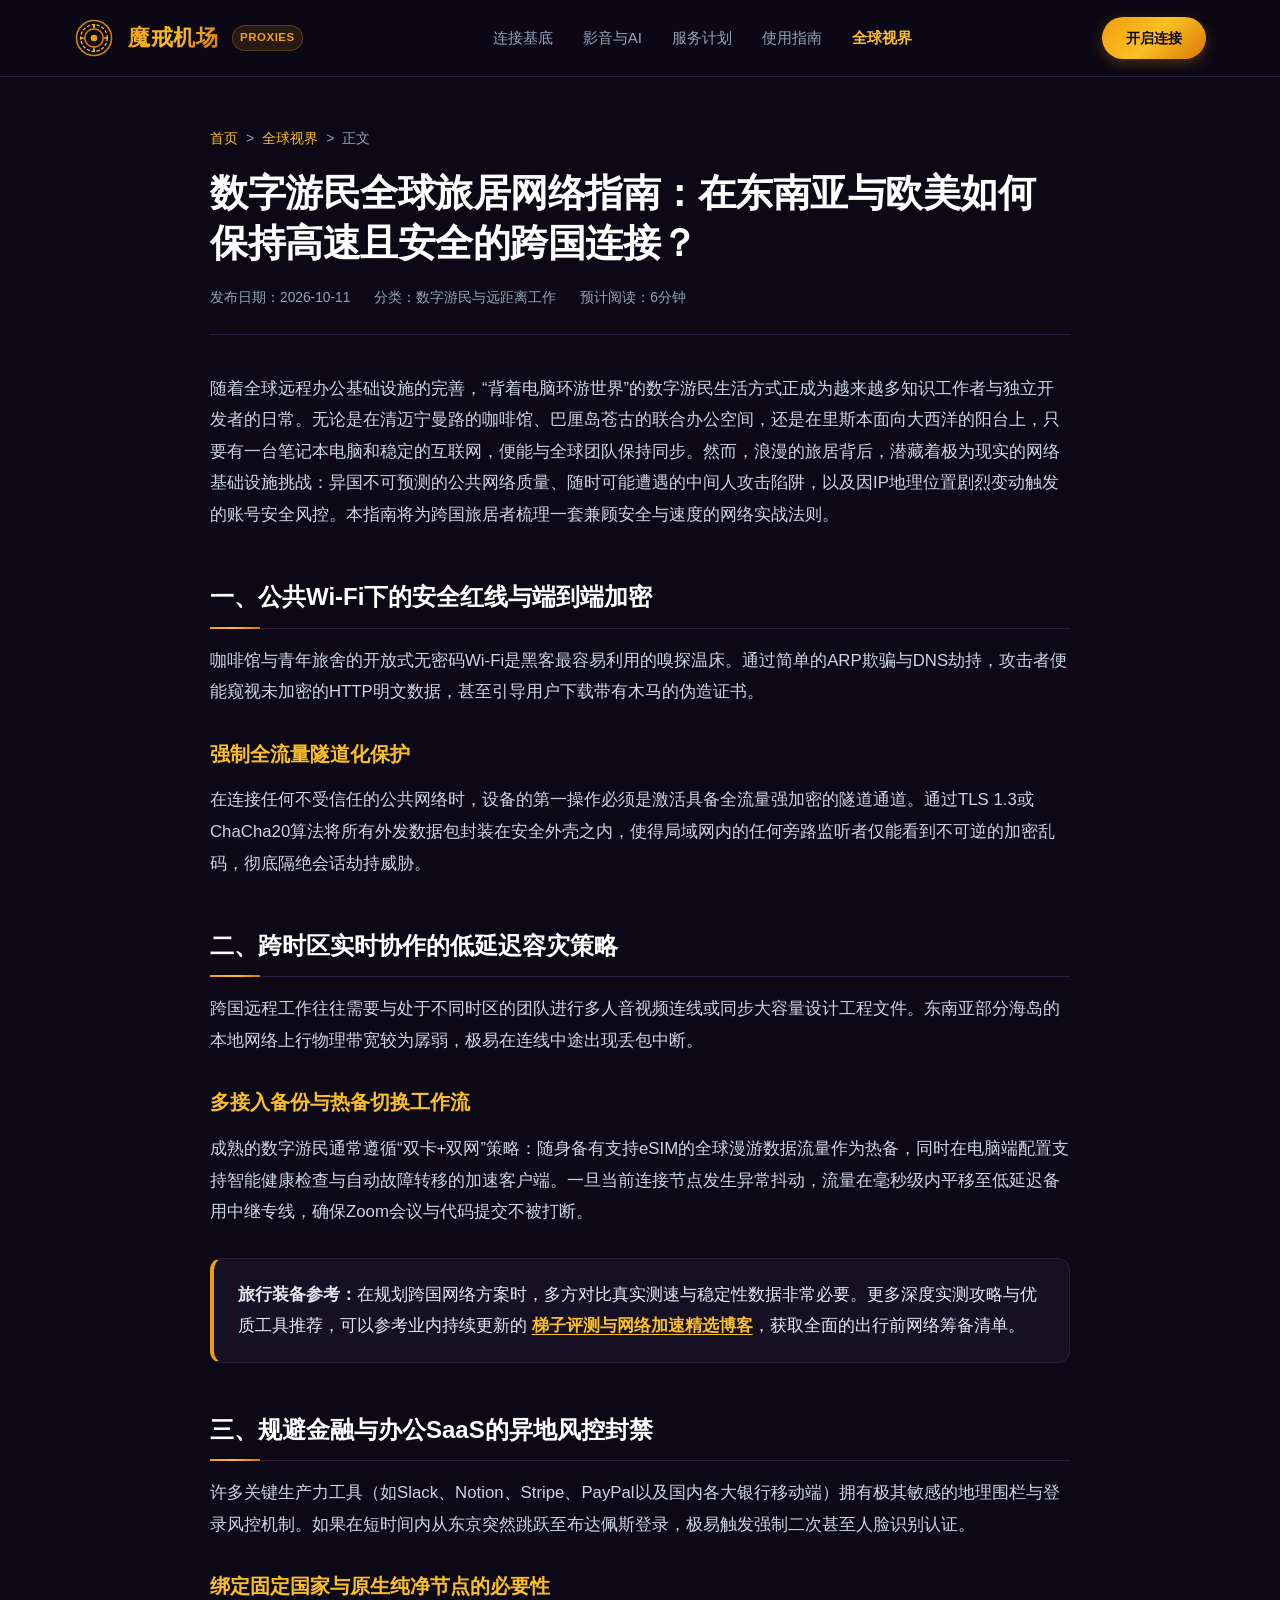
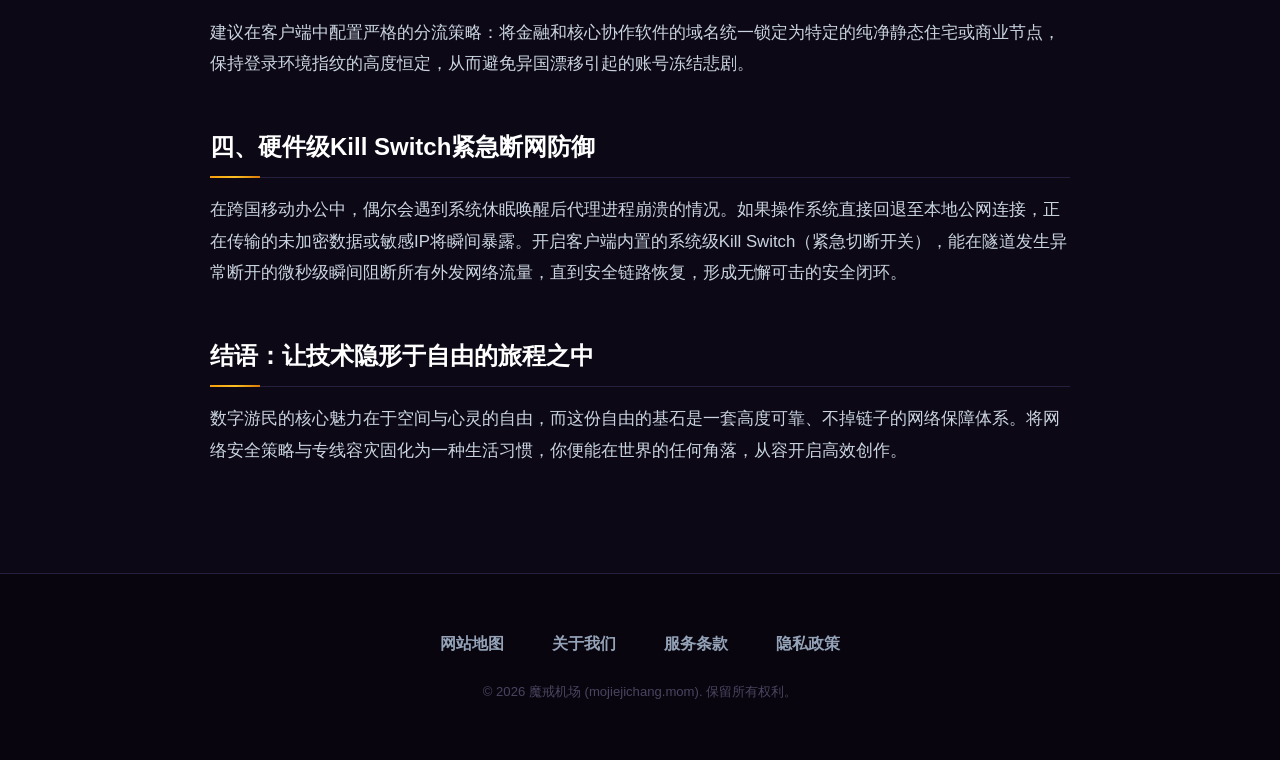
<file: digital-nomad-connectivity-handbook.html>
<!DOCTYPE html>
<html lang="zh-CN">
<head>
  <meta charset="UTF-8">
  <meta name="viewport" content="width=device-width, initial-scale=1.0">
  <title>数字游民全球旅居网络指南：在东南亚与欧美如何保持高速且安全的跨国连接？ - 全球视界</title>
  <meta name="description" content="专为全球旅居者与跨国远程办公人员撰写的网络随行手册。涵盖境外公共Wi-Fi安全加密防范、多时区工作流紧急容灾配置，以及跨境专用网络稳定连接的实操心得。">
  <link rel="stylesheet" href="style.css">
</head>
<body>

  <!-- 顶部星轨导航 -->
  <header class="site-header">
    <div class="container">
      <nav class="nav-wrap">
        <a href="index.html" class="logo-group">
          <svg class="logo-halo-svg" viewBox="0 0 48 48" fill="none" xmlns="http://www.w3.org/2000/svg">
            <circle cx="24" cy="24" r="21" stroke="#F59E0B" stroke-width="2" stroke-opacity="0.8"/>
            <circle cx="24" cy="24" r="16" stroke="#FBBF24" stroke-width="1.5" stroke-dasharray="4 2"/>
            <circle cx="24" cy="24" r="11" fill="none" stroke="#D97706" stroke-width="2"/>
            <path d="M24 8V11M24 37V40M8 24H11M37 24H40" stroke="#FBBF24" stroke-width="2" stroke-linecap="round"/>
            <circle cx="24" cy="24" r="4" fill="#F59E0B"/>
          </svg>
          <div>
            <span class="logo-title">魔戒机场</span>
          </div>
          <span class="logo-tag">PROXIES</span>
        </a>

        <ul class="nav-menu">
          <li><a href="index.html#matrix">连接基底</a></li>
          <li><a href="index.html#unlock">影音与AI</a></li>
          <li><a href="index.html#plans">服务计划</a></li>
          <li><a href="index.html#questions">使用指南</a></li>
          <li><a href="guides.html" class="active">全球视界</a></li>
        </ul>

        <a href="https://ww012.twilightaff.com/#/?code=A56DH1Af" target="_blank" rel="nofollow" class="nav-cta">
          开启连接
        </a>
      </nav>
    </div>
  </header>

  <!-- 文章正文区域 -->
  <main class="container">
    <div class="cosmic-article-wrap">
      <div class="cosmic-article-head">
        <div class="cosmic-nav-trail">
          <a href="index.html">首页</a> &gt; <a href="guides.html">全球视界</a> &gt; <span>正文</span>
        </div>
        <h1 class="cosmic-headline">数字游民全球旅居网络指南：在东南亚与欧美如何保持高速且安全的跨国连接？</h1>
        <div class="cosmic-meta-info">
          <span>发布日期：2026-10-11</span>
          <span>分类：数字游民与远距离工作</span>
          <span>预计阅读：6分钟</span>
        </div>
      </div>

      <div class="cosmic-content-body">
        <p>
          随着全球远程办公基础设施的完善，“背着电脑环游世界”的数字游民生活方式正成为越来越多知识工作者与独立开发者的日常。无论是在清迈宁曼路的咖啡馆、巴厘岛苍古的联合办公空间，还是在里斯本面向大西洋的阳台上，只要有一台笔记本电脑和稳定的互联网，便能与全球团队保持同步。然而，浪漫的旅居背后，潜藏着极为现实的网络基础设施挑战：异国不可预测的公共网络质量、随时可能遭遇的中间人攻击陷阱，以及因IP地理位置剧烈变动触发的账号安全风控。本指南将为跨国旅居者梳理一套兼顾安全与速度的网络实战法则。
        </p>

        <h2>一、公共Wi-Fi下的安全红线与端到端加密</h2>
        <p>
          咖啡馆与青年旅舍的开放式无密码Wi-Fi是黑客最容易利用的嗅探温床。通过简单的ARP欺骗与DNS劫持，攻击者便能窥视未加密的HTTP明文数据，甚至引导用户下载带有木马的伪造证书。
        </p>

        <h3>强制全流量隧道化保护</h3>
        <p>
          在连接任何不受信任的公共网络时，设备的第一操作必须是激活具备全流量强加密的隧道通道。通过TLS 1.3或ChaCha20算法将所有外发数据包封装在安全外壳之内，使得局域网内的任何旁路监听者仅能看到不可逆的加密乱码，彻底隔绝会话劫持威胁。
        </p>

        <h2>二、跨时区实时协作的低延迟容灾策略</h2>
        <p>
          跨国远程工作往往需要与处于不同时区的团队进行多人音视频连线或同步大容量设计工程文件。东南亚部分海岛的本地网络上行物理带宽较为孱弱，极易在连线中途出现丢包中断。
        </p>

        <h3>多接入备份与热备切换工作流</h3>
        <p>
          成熟的数字游民通常遵循“双卡+双网”策略：随身备有支持eSIM的全球漫游数据流量作为热备，同时在电脑端配置支持智能健康检查与自动故障转移的加速客户端。一旦当前连接节点发生异常抖动，流量在毫秒级内平移至低延迟备用中继专线，确保Zoom会议与代码提交不被打断。
        </p>

        <div class="cosmic-note-box">
          <strong>旅行装备参考：</strong>在规划跨国网络方案时，多方对比真实测速与稳定性数据非常必要。更多深度实测攻略与优质工具推荐，可以参考业内持续更新的 <a href="https://tizilab.net/" target="_blank">梯子评测与网络加速精选博客</a>，获取全面的出行前网络筹备清单。
        </div>

        <h2>三、规避金融与办公SaaS的异地风控封禁</h2>
        <p>
          许多关键生产力工具（如Slack、Notion、Stripe、PayPal以及国内各大银行移动端）拥有极其敏感的地理围栏与登录风控机制。如果在短时间内从东京突然跳跃至布达佩斯登录，极易触发强制二次甚至人脸识别认证。
        </p>

        <h3>绑定固定国家与原生纯净节点的必要性</h3>
        <p>
          建议在客户端中配置严格的分流策略：将金融和核心协作软件的域名统一锁定为特定的纯净静态住宅或商业节点，保持登录环境指纹的高度恒定，从而避免异国漂移引起的账号冻结悲剧。
        </p>

        <h2>四、硬件级Kill Switch紧急断网防御</h2>
        <p>
          在跨国移动办公中，偶尔会遇到系统休眠唤醒后代理进程崩溃的情况。如果操作系统直接回退至本地公网连接，正在传输的未加密数据或敏感IP将瞬间暴露。开启客户端内置的系统级Kill Switch（紧急切断开关），能在隧道发生异常断开的微秒级瞬间阻断所有外发网络流量，直到安全链路恢复，形成无懈可击的安全闭环。
        </p>

        <h2>结语：让技术隐形于自由的旅程之中</h2>
        <p>
          数字游民的核心魅力在于空间与心灵的自由，而这份自由的基石是一套高度可靠、不掉链子的网络保障体系。将网络安全策略与专线容灾固化为一种生活习惯，你便能在世界的任何角落，从容开启高效创作。
        </p>
      </div>


    </div>
  </main>

  <!-- 页脚 -->
  <footer class="cosmic-footer">
    <div class="container">
      <ul class="footer-links-row">
        <li><a href="sitemap.html">网站地图</a></li>
        <li><a href="about.html">关于我们</a></li>
        <li><a href="terms.html">服务条款</a></li>
        <li><a href="privacy.html">隐私政策</a></li>
      </ul>
      <p class="footer-legal-copy">© 2026 魔戒机场 (mojiejichang.mom). 保留所有权利。</p>
    </div>
  </footer>

</body>
</html>
</file>
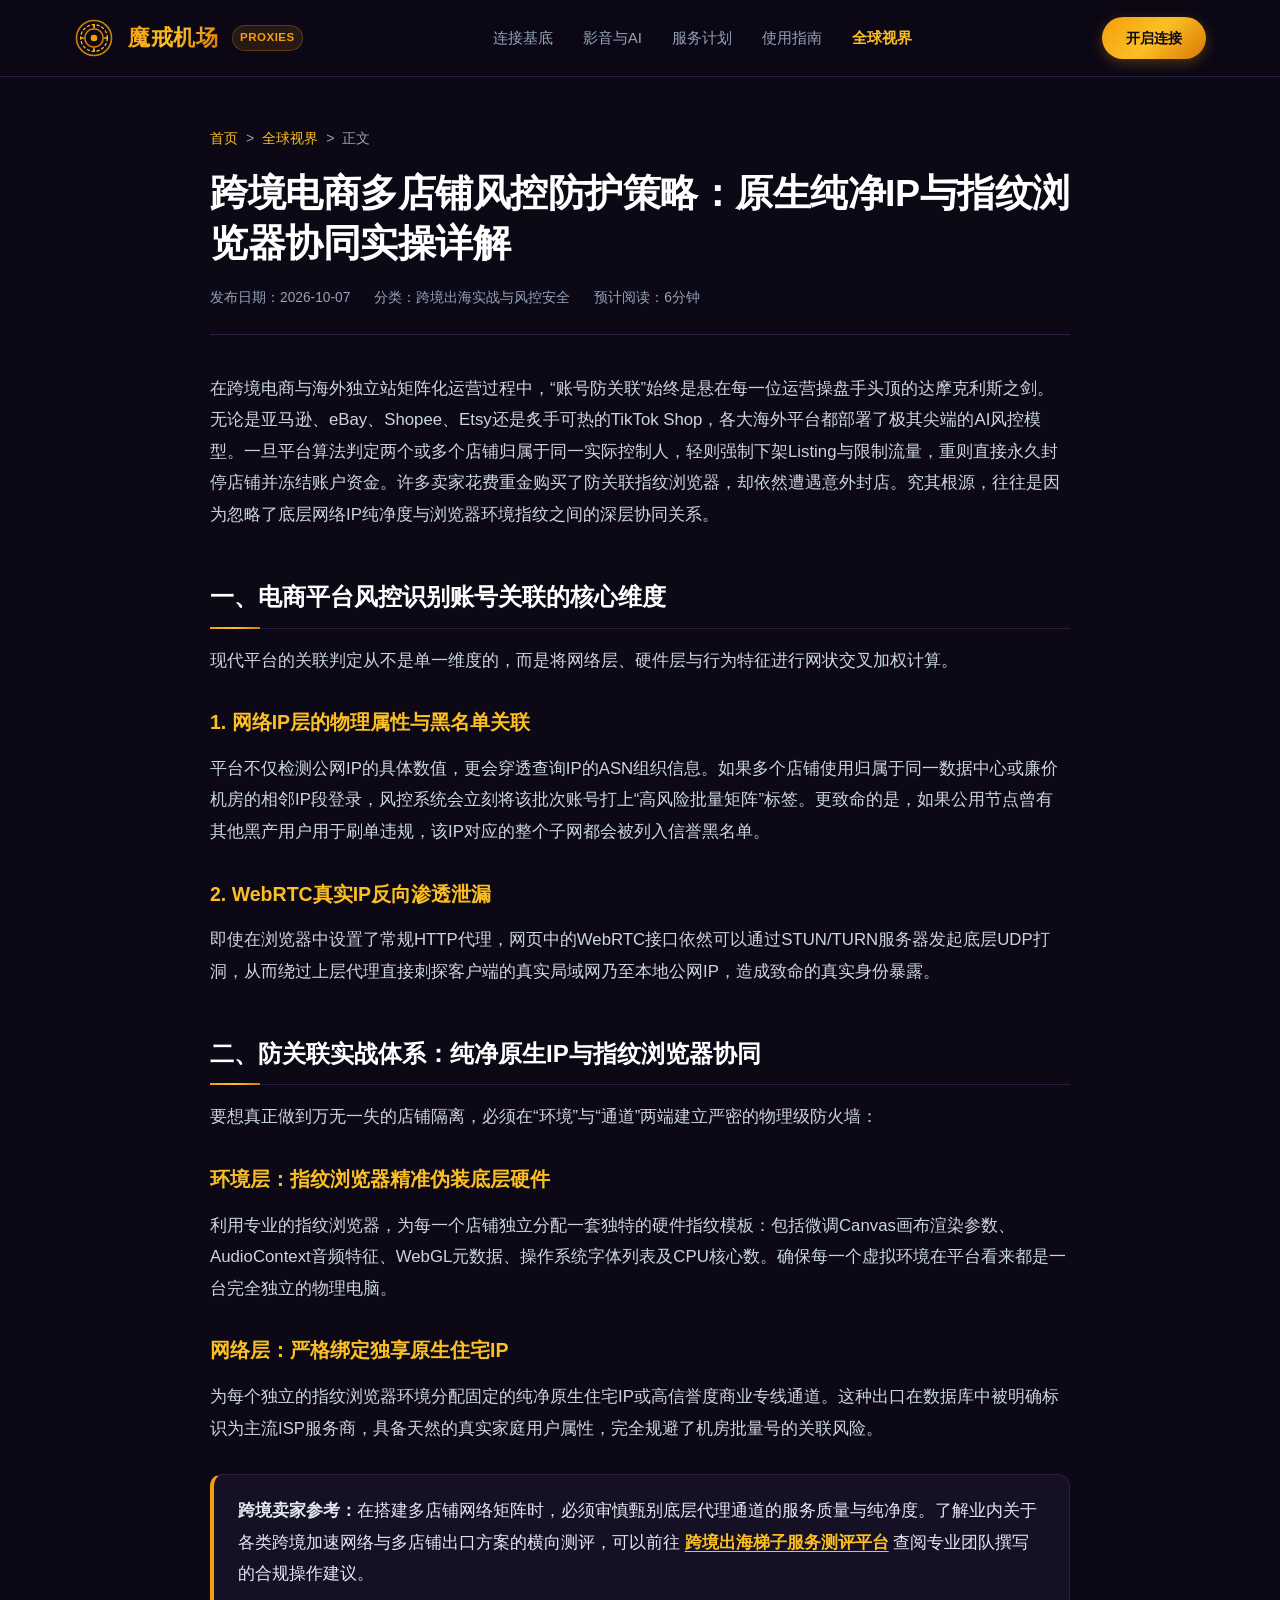
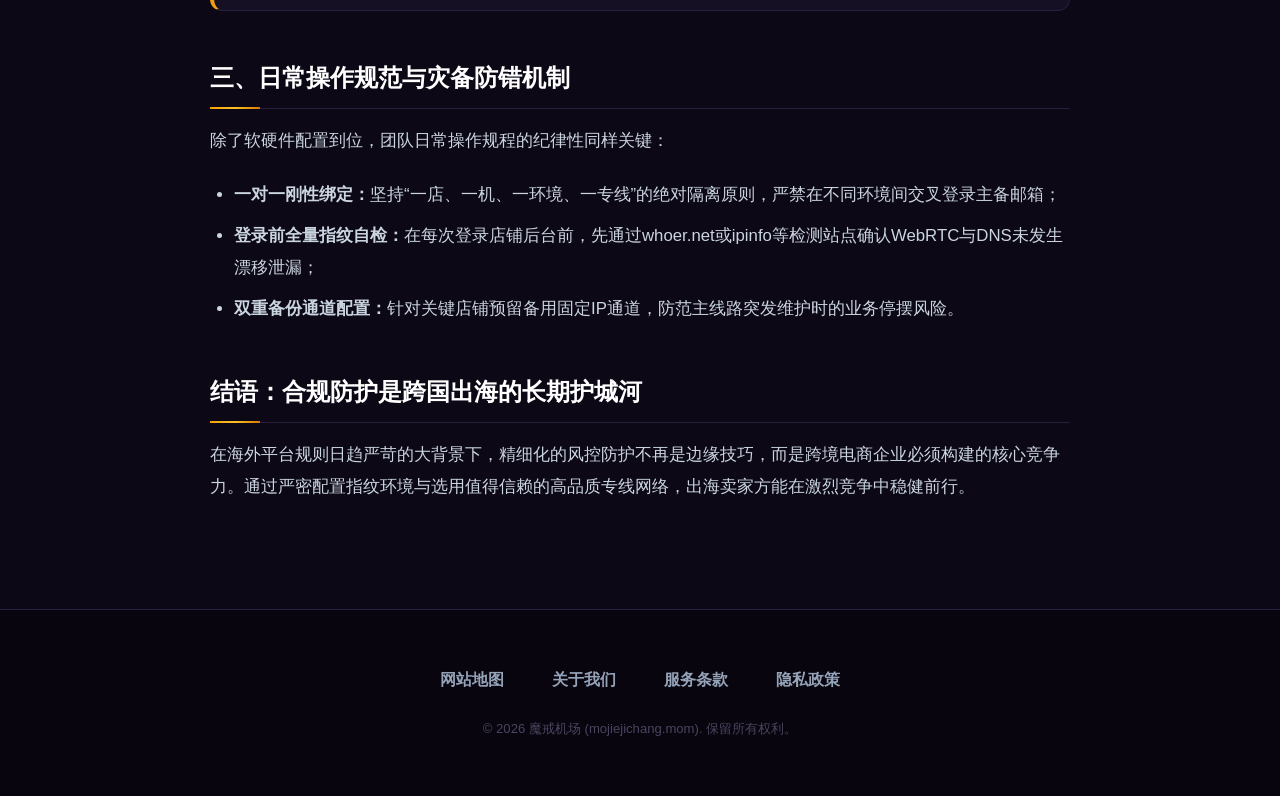
<file: ecommerce-account-risk-control.html>
<!DOCTYPE html>
<html lang="zh-CN">
<head>
  <meta charset="UTF-8">
  <meta name="viewport" content="width=device-width, initial-scale=1.0">
  <title>跨境电商多店铺风控防护策略：原生纯净IP与指纹浏览器协同实操详解 - 全球视界</title>
  <meta name="description" content="面向亚马逊、eBay、Shopee与TikTok Shop跨境卖家的多店铺防关联实战指南。解密电商风控系统如何通过WebRTC泄露、Canvas指纹与数据中心黑名单IP判定关联，提供软硬件全链路隔离方案。">
  <link rel="stylesheet" href="style.css">
</head>
<body>

  <!-- 顶部星轨导航 -->
  <header class="site-header">
    <div class="container">
      <nav class="nav-wrap">
        <a href="index.html" class="logo-group">
          <svg class="logo-halo-svg" viewBox="0 0 48 48" fill="none" xmlns="http://www.w3.org/2000/svg">
            <circle cx="24" cy="24" r="21" stroke="#F59E0B" stroke-width="2" stroke-opacity="0.8"/>
            <circle cx="24" cy="24" r="16" stroke="#FBBF24" stroke-width="1.5" stroke-dasharray="4 2"/>
            <circle cx="24" cy="24" r="11" fill="none" stroke="#D97706" stroke-width="2"/>
            <path d="M24 8V11M24 37V40M8 24H11M37 24H40" stroke="#FBBF24" stroke-width="2" stroke-linecap="round"/>
            <circle cx="24" cy="24" r="4" fill="#F59E0B"/>
          </svg>
          <div>
            <span class="logo-title">魔戒机场</span>
          </div>
          <span class="logo-tag">PROXIES</span>
        </a>

        <ul class="nav-menu">
          <li><a href="index.html#matrix">连接基底</a></li>
          <li><a href="index.html#unlock">影音与AI</a></li>
          <li><a href="index.html#plans">服务计划</a></li>
          <li><a href="index.html#questions">使用指南</a></li>
          <li><a href="guides.html" class="active">全球视界</a></li>
        </ul>

        <a href="https://ww012.twilightaff.com/#/?code=A56DH1Af" target="_blank" rel="nofollow" class="nav-cta">
          开启连接
        </a>
      </nav>
    </div>
  </header>

  <!-- 文章正文区域 -->
  <main class="container">
    <div class="cosmic-article-wrap">
      <div class="cosmic-article-head">
        <div class="cosmic-nav-trail">
          <a href="index.html">首页</a> &gt; <a href="guides.html">全球视界</a> &gt; <span>正文</span>
        </div>
        <h1 class="cosmic-headline">跨境电商多店铺风控防护策略：原生纯净IP与指纹浏览器协同实操详解</h1>
        <div class="cosmic-meta-info">
          <span>发布日期：2026-10-07</span>
          <span>分类：跨境出海实战与风控安全</span>
          <span>预计阅读：6分钟</span>
        </div>
      </div>

      <div class="cosmic-content-body">
        <p>
          在跨境电商与海外独立站矩阵化运营过程中，“账号防关联”始终是悬在每一位运营操盘手头顶的达摩克利斯之剑。无论是亚马逊、eBay、Shopee、Etsy还是炙手可热的TikTok Shop，各大海外平台都部署了极其尖端的AI风控模型。一旦平台算法判定两个或多个店铺归属于同一实际控制人，轻则强制下架Listing与限制流量，重则直接永久封停店铺并冻结账户资金。许多卖家花费重金购买了防关联指纹浏览器，却依然遭遇意外封店。究其根源，往往是因为忽略了底层网络IP纯净度与浏览器环境指纹之间的深层协同关系。
        </p>

        <h2>一、电商平台风控识别账号关联的核心维度</h2>
        <p>
          现代平台的关联判定从不是单一维度的，而是将网络层、硬件层与行为特征进行网状交叉加权计算。
        </p>

        <h3>1. 网络IP层的物理属性与黑名单关联</h3>
        <p>
          平台不仅检测公网IP的具体数值，更会穿透查询IP的ASN组织信息。如果多个店铺使用归属于同一数据中心或廉价机房的相邻IP段登录，风控系统会立刻将该批次账号打上“高风险批量矩阵”标签。更致命的是，如果公用节点曾有其他黑产用户用于刷单违规，该IP对应的整个子网都会被列入信誉黑名单。
        </p>

        <h3>2. WebRTC真实IP反向渗透泄漏</h3>
        <p>
          即使在浏览器中设置了常规HTTP代理，网页中的WebRTC接口依然可以通过STUN/TURN服务器发起底层UDP打洞，从而绕过上层代理直接刺探客户端的真实局域网乃至本地公网IP，造成致命的真实身份暴露。
        </p>

        <h2>二、防关联实战体系：纯净原生IP与指纹浏览器协同</h2>
        <p>
          要想真正做到万无一失的店铺隔离，必须在“环境”与“通道”两端建立严密的物理级防火墙：
        </p>

        <h3>环境层：指纹浏览器精准伪装底层硬件</h3>
        <p>
          利用专业的指纹浏览器，为每一个店铺独立分配一套独特的硬件指纹模板：包括微调Canvas画布渲染参数、AudioContext音频特征、WebGL元数据、操作系统字体列表及CPU核心数。确保每一个虚拟环境在平台看来都是一台完全独立的物理电脑。
        </p>

        <h3>网络层：严格绑定独享原生住宅IP</h3>
        <p>
          为每个独立的指纹浏览器环境分配固定的纯净原生住宅IP或高信誉度商业专线通道。这种出口在数据库中被明确标识为主流ISP服务商，具备天然的真实家庭用户属性，完全规避了机房批量号的关联风险。
        </p>

        <div class="cosmic-note-box">
          <strong>跨境卖家参考：</strong>在搭建多店铺网络矩阵时，必须审慎甄别底层代理通道的服务质量与纯净度。了解业内关于各类跨境加速网络与多店铺出口方案的横向测评，可以前往 <a href="https://tizilab.net/" target="_blank">跨境出海梯子服务测评平台</a> 查阅专业团队撰写的合规操作建议。
        </div>

        <h2>三、日常操作规范与灾备防错机制</h2>
        <p>
          除了软硬件配置到位，团队日常操作规程的纪律性同样关键：
        </p>
        <ul>
          <li><strong>一对一刚性绑定：</strong>坚持“一店、一机、一环境、一专线”的绝对隔离原则，严禁在不同环境间交叉登录主备邮箱；</li>
          <li><strong>登录前全量指纹自检：</strong>在每次登录店铺后台前，先通过whoer.net或ipinfo等检测站点确认WebRTC与DNS未发生漂移泄漏；</li>
          <li><strong>双重备份通道配置：</strong>针对关键店铺预留备用固定IP通道，防范主线路突发维护时的业务停摆风险。</li>
        </ul>

        <h2>结语：合规防护是跨国出海的长期护城河</h2>
        <p>
          在海外平台规则日趋严苛的大背景下，精细化的风控防护不再是边缘技巧，而是跨境电商企业必须构建的核心竞争力。通过严密配置指纹环境与选用值得信赖的高品质专线网络，出海卖家方能在激烈竞争中稳健前行。
        </p>
      </div>


    </div>
  </main>

  <!-- 页脚 -->
  <footer class="cosmic-footer">
    <div class="container">
      <ul class="footer-links-row">
        <li><a href="sitemap.html">网站地图</a></li>
        <li><a href="about.html">关于我们</a></li>
        <li><a href="terms.html">服务条款</a></li>
        <li><a href="privacy.html">隐私政策</a></li>
      </ul>
      <p class="footer-legal-copy">© 2026 魔戒机场 (mojiejichang.mom). 保留所有权利。</p>
    </div>
  </footer>

</body>
</html>
</file>
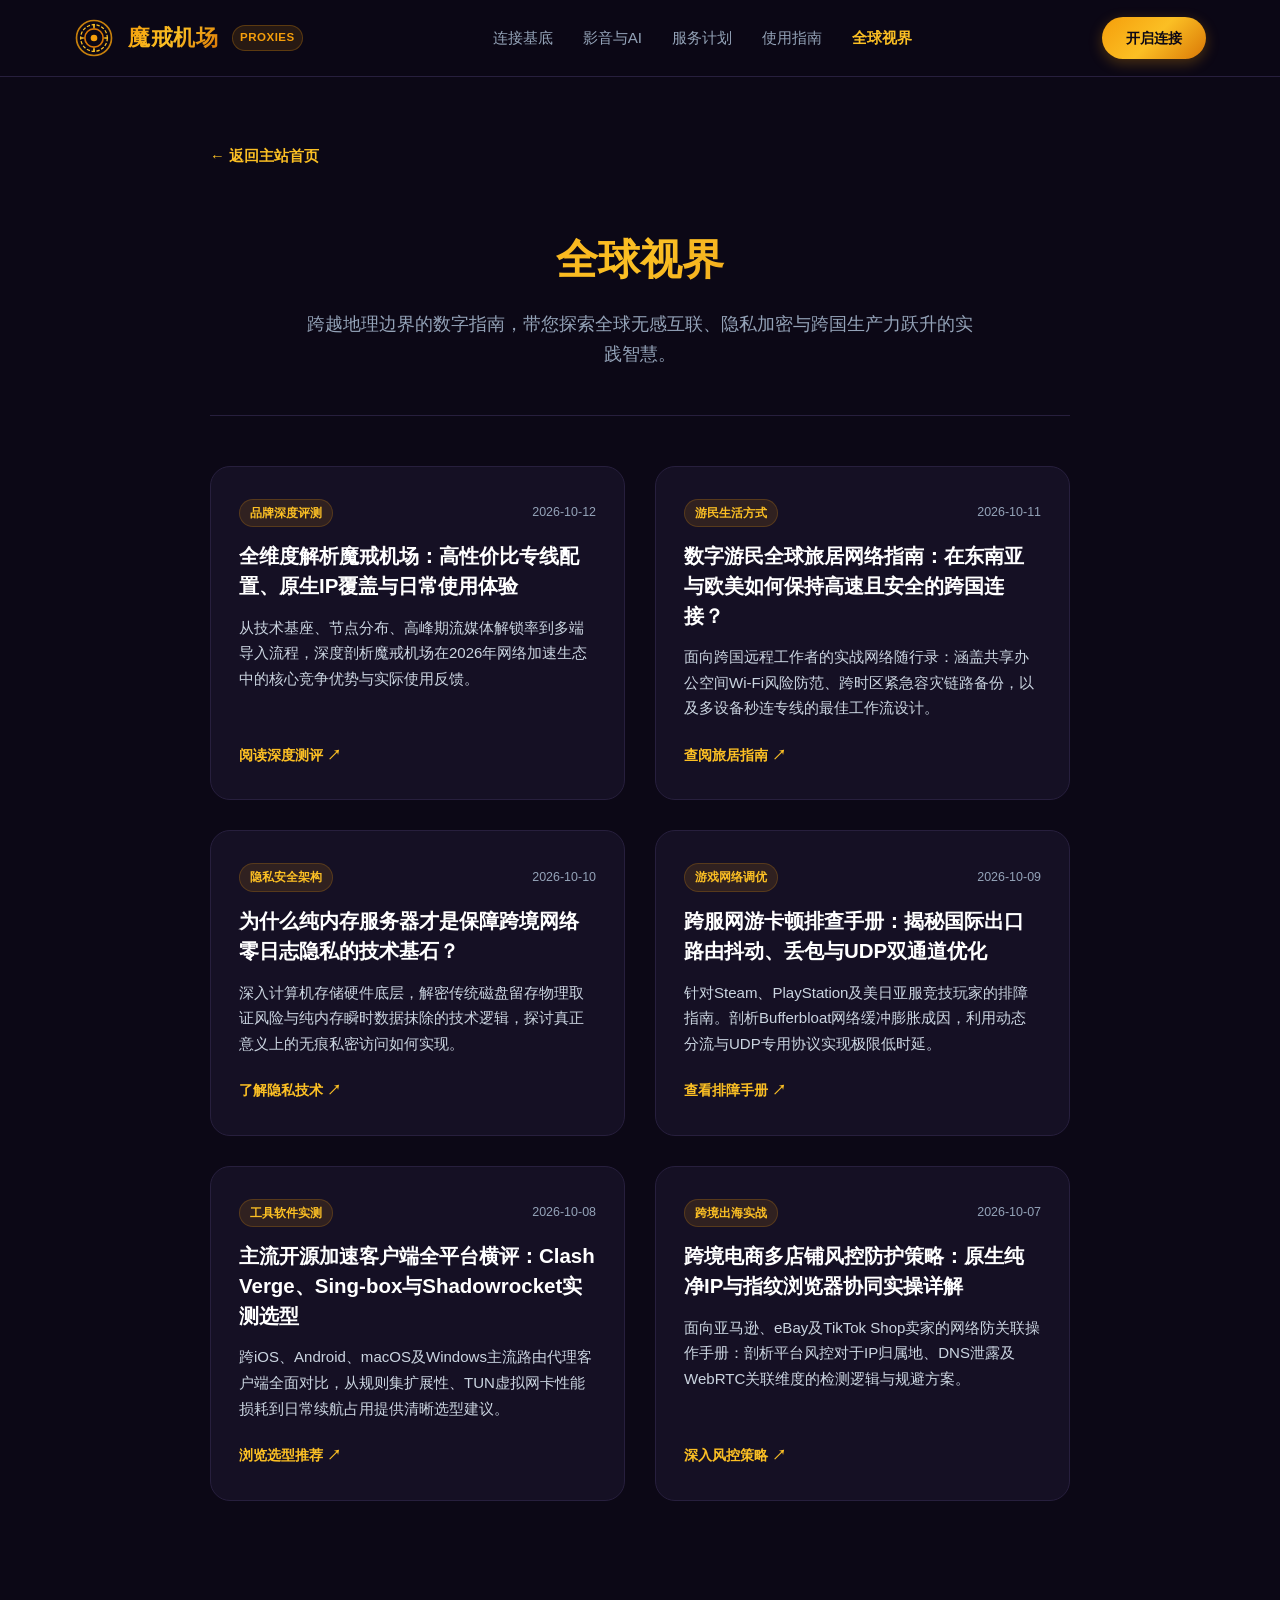
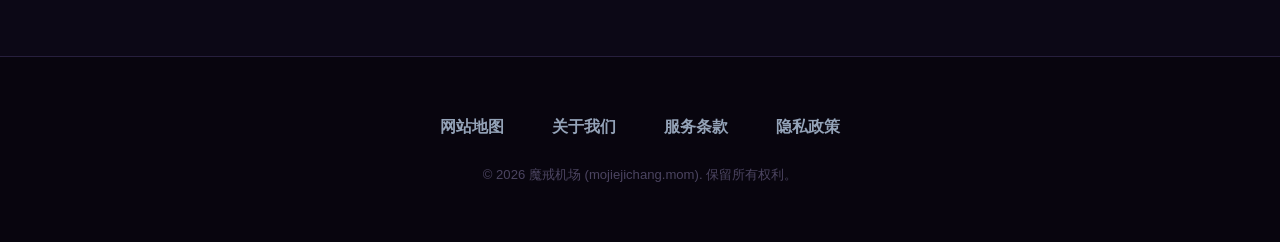
<file: guides.html>
<!DOCTYPE html>
<html lang="zh-CN">
<head>
  <meta charset="UTF-8">
  <meta name="viewport" content="width=device-width, initial-scale=1.0">
  <title>全球视界 - 魔戒机场精选指南与技术视野</title>
  <meta name="description" content="魔戒机场全球视界专栏，为您提供数字游民旅居网络指南、纯内存零日志隐私架构、外服游戏网络优化及主流跨平台客户端选型手册。">
  <link rel="stylesheet" href="style.css">
</head>
<body>

  <!-- 顶部星轨导航 -->
  <header class="site-header">
    <div class="container">
      <nav class="nav-wrap">
        <a href="index.html" class="logo-group">
          <svg class="logo-halo-svg" viewBox="0 0 48 48" fill="none" xmlns="http://www.w3.org/2000/svg">
            <circle cx="24" cy="24" r="21" stroke="#F59E0B" stroke-width="2" stroke-opacity="0.8"/>
            <circle cx="24" cy="24" r="16" stroke="#FBBF24" stroke-width="1.5" stroke-dasharray="4 2"/>
            <circle cx="24" cy="24" r="11" fill="none" stroke="#D97706" stroke-width="2"/>
            <path d="M24 8V11M24 37V40M8 24H11M37 24H40" stroke="#FBBF24" stroke-width="2" stroke-linecap="round"/>
            <circle cx="24" cy="24" r="4" fill="#F59E0B"/>
          </svg>
          <div>
            <span class="logo-title">魔戒机场</span>
          </div>
          <span class="logo-tag">PROXIES</span>
        </a>

        <ul class="nav-menu">
          <li><a href="index.html#matrix">连接基底</a></li>
          <li><a href="index.html#unlock">影音与AI</a></li>
          <li><a href="index.html#plans">服务计划</a></li>
          <li><a href="index.html#questions">使用指南</a></li>
          <li><a href="guides.html" class="active">全球视界</a></li>
        </ul>

        <a href="https://ww012.twilightaff.com/#/?code=A56DH1Af" target="_blank" rel="nofollow" class="nav-cta">
          开启连接
        </a>
      </nav>
    </div>
  </header>

  <main class="container">
    <div class="cosmic-subpage">
      <a href="index.html" class="back-to-portal">← 返回主站首页</a>

      <div class="cosmic-hub-hero">
        <h1>全球视界</h1>
        <p>跨越地理边界的数字指南，带您探索全球无感互联、隐私加密与跨国生产力跃升的实践智慧。</p>
      </div>

      <div class="cosmic-card-grid">
        <!-- 文章 1：魔戒机场全维度评测 -->
        <article class="cosmic-guide-card">
          <div>
            <div class="guide-pill-row">
              <span class="guide-tag">品牌深度评测</span>
              <span class="guide-date">2026-10-12</span>
            </div>
            <h2 class="guide-card-title">
              <a href="mojie-ecosystem-review.html">全维度解析魔戒机场：高性价比专线配置、原生IP覆盖与日常使用体验</a>
            </h2>
            <p class="guide-card-desc">
              从技术基座、节点分布、高峰期流媒体解锁率到多端导入流程，深度剖析魔戒机场在2026年网络加速生态中的核心竞争优势与实际使用反馈。
            </p>
          </div>
          <a href="mojie-ecosystem-review.html" class="guide-enter-btn">阅读深度测评 ↗</a>
        </article>

        <!-- 文章 2：数字游民旅居网络指南 -->
        <article class="cosmic-guide-card">
          <div>
            <div class="guide-pill-row">
              <span class="guide-tag">游民生活方式</span>
              <span class="guide-date">2026-10-11</span>
            </div>
            <h2 class="guide-card-title">
              <a href="digital-nomad-connectivity-handbook.html">数字游民全球旅居网络指南：在东南亚与欧美如何保持高速且安全的跨国连接？</a>
            </h2>
            <p class="guide-card-desc">
              面向跨国远程工作者的实战网络随行录：涵盖共享办公空间Wi-Fi风险防范、跨时区紧急容灾链路备份，以及多设备秒连专线的最佳工作流设计。
            </p>
          </div>
          <a href="digital-nomad-connectivity-handbook.html" class="guide-enter-btn">查阅旅居指南 ↗</a>
        </article>

        <!-- 文章 3：RAM-Only 零日志隐私 -->
        <article class="cosmic-guide-card">
          <div>
            <div class="guide-pill-row">
              <span class="guide-tag">隐私安全架构</span>
              <span class="guide-date">2026-10-10</span>
            </div>
            <h2 class="guide-card-title">
              <a href="zero-logs-privacy-architecture.html">为什么纯内存服务器才是保障跨境网络零日志隐私的技术基石？</a>
            </h2>
            <p class="guide-card-desc">
              深入计算机存储硬件底层，解密传统磁盘留存物理取证风险与纯内存瞬时数据抹除的技术逻辑，探讨真正意义上的无痕私密访问如何实现。
            </p>
          </div>
          <a href="zero-logs-privacy-architecture.html" class="guide-enter-btn">了解隐私技术 ↗</a>
        </article>

        <!-- 文章 4：跨服网游防丢包 -->
        <article class="cosmic-guide-card">
          <div>
            <div class="guide-pill-row">
              <span class="guide-tag">游戏网络调优</span>
              <span class="guide-date">2026-10-09</span>
            </div>
            <h2 class="guide-card-title">
              <a href="international-gaming-packet-loss.html">跨服网游卡顿排查手册：揭秘国际出口路由抖动、丢包与UDP双通道优化</a>
            </h2>
            <p class="guide-card-desc">
              针对Steam、PlayStation及美日亚服竞技玩家的排障指南。剖析Bufferbloat网络缓冲膨胀成因，利用动态分流与UDP专用协议实现极限低时延。
            </p>
          </div>
          <a href="international-gaming-packet-loss.html" class="guide-enter-btn">查看排障手册 ↗</a>
        </article>

        <!-- 文章 5：主流客户端横评 -->
        <article class="cosmic-guide-card">
          <div>
            <div class="guide-pill-row">
              <span class="guide-tag">工具软件实测</span>
              <span class="guide-date">2026-10-08</span>
            </div>
            <h2 class="guide-card-title">
              <a href="client-software-setup-tutorial.html">主流开源加速客户端全平台横评：Clash Verge、Sing-box与Shadowrocket实测选型</a>
            </h2>
            <p class="guide-card-desc">
              跨iOS、Android、macOS及Windows主流路由代理客户端全面对比，从规则集扩展性、TUN虚拟网卡性能损耗到日常续航占用提供清晰选型建议。
            </p>
          </div>
          <a href="client-software-setup-tutorial.html" class="guide-enter-btn">浏览选型推荐 ↗</a>
        </article>

        <!-- 文章 6：跨境电商多店铺风控 -->
        <article class="cosmic-guide-card">
          <div>
            <div class="guide-pill-row">
              <span class="guide-tag">跨境出海实战</span>
              <span class="guide-date">2026-10-07</span>
            </div>
            <h2 class="guide-card-title">
              <a href="ecommerce-account-risk-control.html">跨境电商多店铺风控防护策略：原生纯净IP与指纹浏览器协同实操详解</a>
            </h2>
            <p class="guide-card-desc">
              面向亚马逊、eBay及TikTok Shop卖家的网络防关联操作手册：剖析平台风控对于IP归属地、DNS泄露及WebRTC关联维度的检测逻辑与规避方案。
            </p>
          </div>
          <a href="ecommerce-account-risk-control.html" class="guide-enter-btn">深入风控策略 ↗</a>
        </article>
      </div>
    </div>
  </main>

  <!-- 页脚：严格仅展示4个标题 -->
  <footer class="cosmic-footer">
    <div class="container">
      <ul class="footer-links-row">
        <li><a href="sitemap.html">网站地图</a></li>
        <li><a href="about.html">关于我们</a></li>
        <li><a href="terms.html">服务条款</a></li>
        <li><a href="privacy.html">隐私政策</a></li>
      </ul>
      <p class="footer-legal-copy">© 2026 魔戒机场 (mojiejichang.mom). 保留所有权利。</p>
    </div>
  </footer>

</body>
</html>
</file>
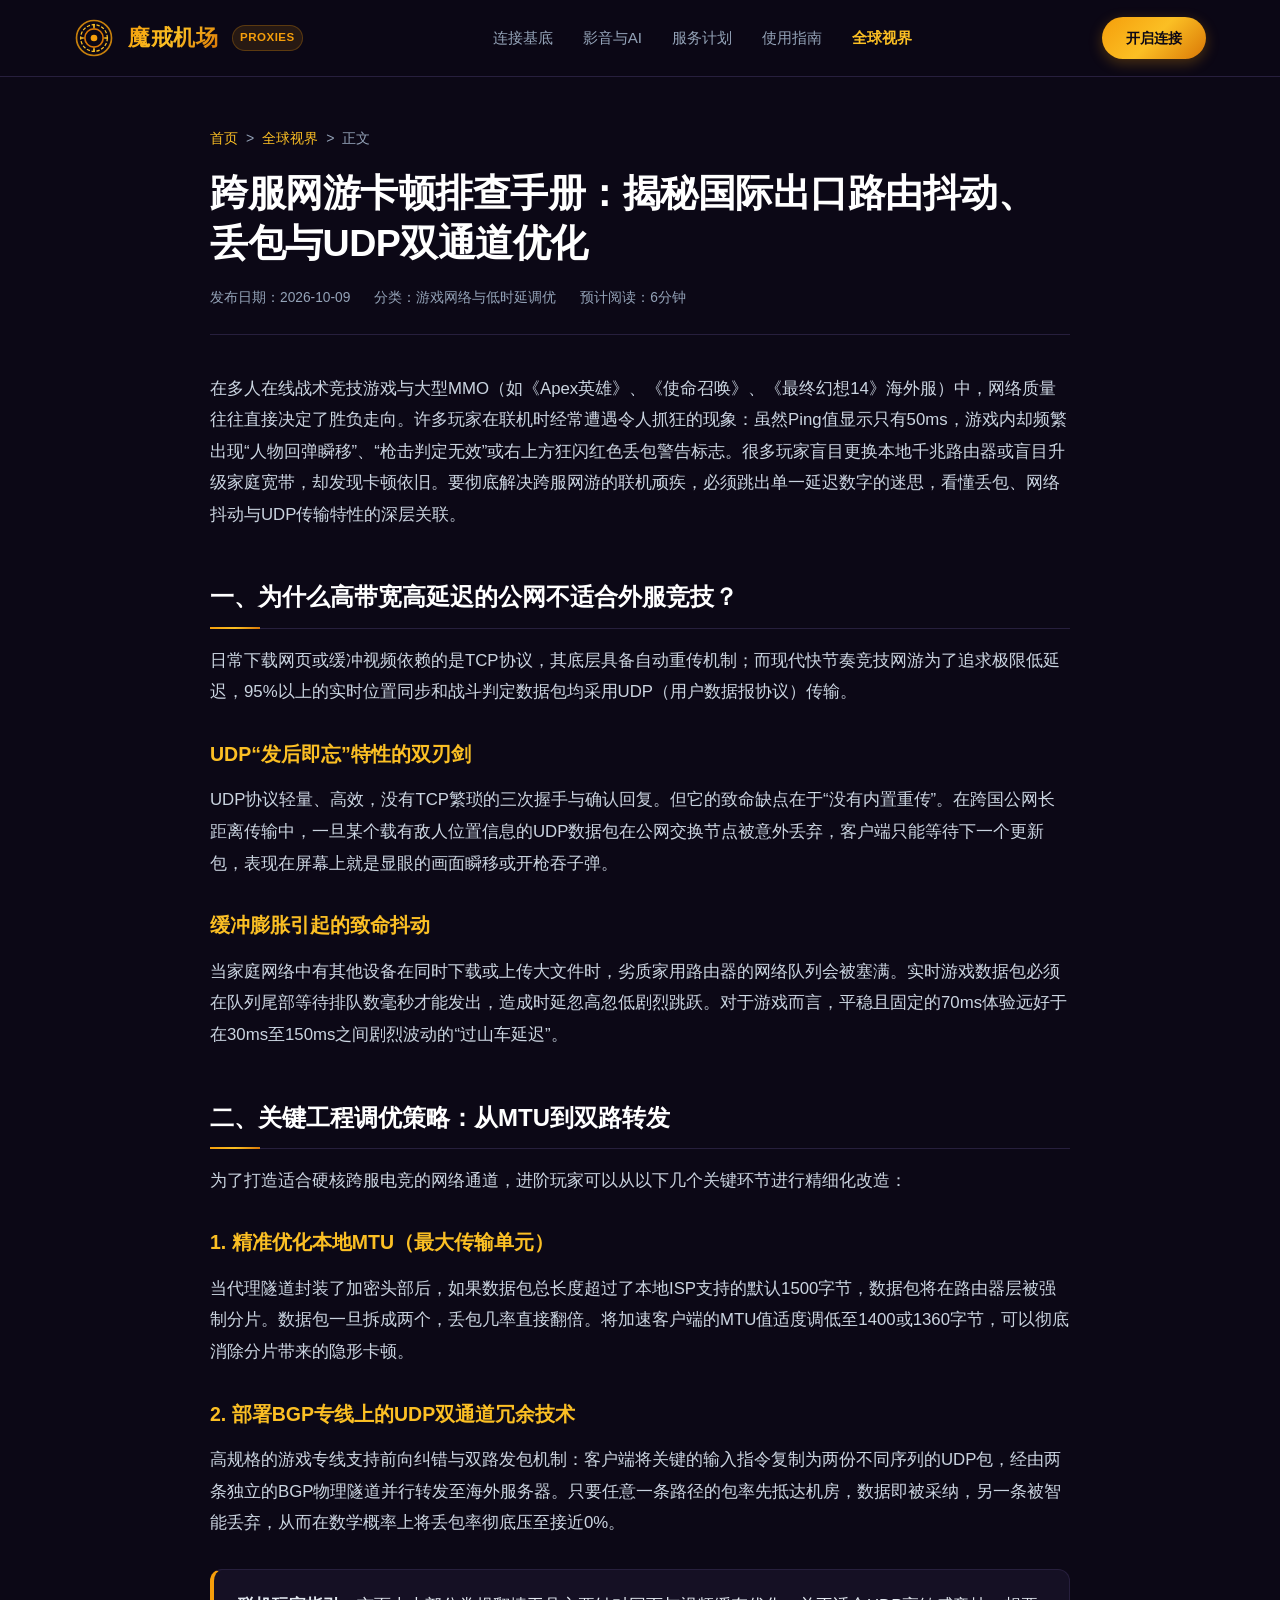
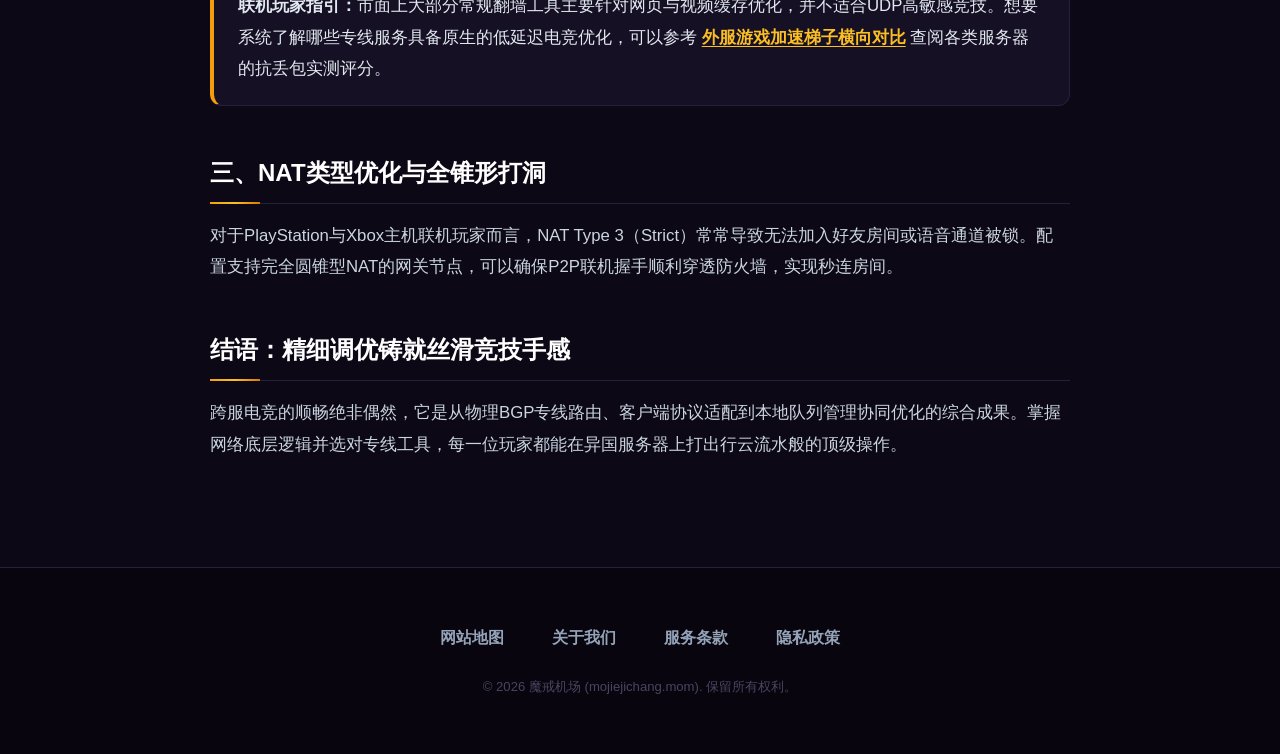
<file: international-gaming-packet-loss.html>
<!DOCTYPE html>
<html lang="zh-CN">
<head>
  <meta charset="UTF-8">
  <meta name="viewport" content="width=device-width, initial-scale=1.0">
  <title>跨服网游卡顿排查手册：揭秘国际出口路由抖动、丢包与UDP双通道优化 - 全球视界</title>
  <meta name="description" content="面向跨国网游玩家的系统级网络优化指南。剖析Steam、Apex及主机平台联机掉线、瞬移与Bufferbloat缓冲膨胀的底层成因，讲解UDP双路冗余转发与MTU精细调优方法。">
  <link rel="stylesheet" href="style.css">
</head>
<body>

  <!-- 顶部星轨导航 -->
  <header class="site-header">
    <div class="container">
      <nav class="nav-wrap">
        <a href="index.html" class="logo-group">
          <svg class="logo-halo-svg" viewBox="0 0 48 48" fill="none" xmlns="http://www.w3.org/2000/svg">
            <circle cx="24" cy="24" r="21" stroke="#F59E0B" stroke-width="2" stroke-opacity="0.8"/>
            <circle cx="24" cy="24" r="16" stroke="#FBBF24" stroke-width="1.5" stroke-dasharray="4 2"/>
            <circle cx="24" cy="24" r="11" fill="none" stroke="#D97706" stroke-width="2"/>
            <path d="M24 8V11M24 37V40M8 24H11M37 24H40" stroke="#FBBF24" stroke-width="2" stroke-linecap="round"/>
            <circle cx="24" cy="24" r="4" fill="#F59E0B"/>
          </svg>
          <div>
            <span class="logo-title">魔戒机场</span>
          </div>
          <span class="logo-tag">PROXIES</span>
        </a>

        <ul class="nav-menu">
          <li><a href="index.html#matrix">连接基底</a></li>
          <li><a href="index.html#unlock">影音与AI</a></li>
          <li><a href="index.html#plans">服务计划</a></li>
          <li><a href="index.html#questions">使用指南</a></li>
          <li><a href="guides.html" class="active">全球视界</a></li>
        </ul>

        <a href="https://ww012.twilightaff.com/#/?code=A56DH1Af" target="_blank" rel="nofollow" class="nav-cta">
          开启连接
        </a>
      </nav>
    </div>
  </header>

  <!-- 文章正文区域 -->
  <main class="container">
    <div class="cosmic-article-wrap">
      <div class="cosmic-article-head">
        <div class="cosmic-nav-trail">
          <a href="index.html">首页</a> &gt; <a href="guides.html">全球视界</a> &gt; <span>正文</span>
        </div>
        <h1 class="cosmic-headline">跨服网游卡顿排查手册：揭秘国际出口路由抖动、丢包与UDP双通道优化</h1>
        <div class="cosmic-meta-info">
          <span>发布日期：2026-10-09</span>
          <span>分类：游戏网络与低时延调优</span>
          <span>预计阅读：6分钟</span>
        </div>
      </div>

      <div class="cosmic-content-body">
        <p>
          在多人在线战术竞技游戏与大型MMO（如《Apex英雄》、《使命召唤》、《最终幻想14》海外服）中，网络质量往往直接决定了胜负走向。许多玩家在联机时经常遭遇令人抓狂的现象：虽然Ping值显示只有50ms，游戏内却频繁出现“人物回弹瞬移”、“枪击判定无效”或右上方狂闪红色丢包警告标志。很多玩家盲目更换本地千兆路由器或盲目升级家庭宽带，却发现卡顿依旧。要彻底解决跨服网游的联机顽疾，必须跳出单一延迟数字的迷思，看懂丢包、网络抖动与UDP传输特性的深层关联。
        </p>

        <h2>一、为什么高带宽高延迟的公网不适合外服竞技？</h2>
        <p>
          日常下载网页或缓冲视频依赖的是TCP协议，其底层具备自动重传机制；而现代快节奏竞技网游为了追求极限低延迟，95%以上的实时位置同步和战斗判定数据包均采用UDP（用户数据报协议）传输。
        </p>

        <h3>UDP“发后即忘”特性的双刃剑</h3>
        <p>
          UDP协议轻量、高效，没有TCP繁琐的三次握手与确认回复。但它的致命缺点在于“没有内置重传”。在跨国公网长距离传输中，一旦某个载有敌人位置信息的UDP数据包在公网交换节点被意外丢弃，客户端只能等待下一个更新包，表现在屏幕上就是显眼的画面瞬移或开枪吞子弹。
        </p>

        <h3>缓冲膨胀引起的致命抖动</h3>
        <p>
          当家庭网络中有其他设备在同时下载或上传大文件时，劣质家用路由器的网络队列会被塞满。实时游戏数据包必须在队列尾部等待排队数毫秒才能发出，造成时延忽高忽低剧烈跳跃。对于游戏而言，平稳且固定的70ms体验远好于在30ms至150ms之间剧烈波动的“过山车延迟”。
        </p>

        <h2>二、关键工程调优策略：从MTU到双路转发</h2>
        <p>
          为了打造适合硬核跨服电竞的网络通道，进阶玩家可以从以下几个关键环节进行精细化改造：
        </p>

        <h3>1. 精准优化本地MTU（最大传输单元）</h3>
        <p>
          当代理隧道封装了加密头部后，如果数据包总长度超过了本地ISP支持的默认1500字节，数据包将在路由器层被强制分片。数据包一旦拆成两个，丢包几率直接翻倍。将加速客户端的MTU值适度调低至1400或1360字节，可以彻底消除分片带来的隐形卡顿。
        </p>

        <h3>2. 部署BGP专线上的UDP双通道冗余技术</h3>
        <p>
          高规格的游戏专线支持前向纠错与双路发包机制：客户端将关键的输入指令复制为两份不同序列的UDP包，经由两条独立的BGP物理隧道并行转发至海外服务器。只要任意一条路径的包率先抵达机房，数据即被采纳，另一条被智能丢弃，从而在数学概率上将丢包率彻底压至接近0%。
        </p>

        <div class="cosmic-note-box">
          <strong>联机玩家指引：</strong>市面上大部分常规翻墙工具主要针对网页与视频缓存优化，并不适合UDP高敏感竞技。想要系统了解哪些专线服务具备原生的低延迟电竞优化，可以参考 <a href="https://tizilab.net/" target="_blank">外服游戏加速梯子横向对比</a> 查阅各类服务器的抗丢包实测评分。
        </div>

        <h2>三、NAT类型优化与全锥形打洞</h2>
        <p>
          对于PlayStation与Xbox主机联机玩家而言，NAT Type 3（Strict）常常导致无法加入好友房间或语音通道被锁。配置支持完全圆锥型NAT的网关节点，可以确保P2P联机握手顺利穿透防火墙，实现秒连房间。
        </p>

        <h2>结语：精细调优铸就丝滑竞技手感</h2>
        <p>
          跨服电竞的顺畅绝非偶然，它是从物理BGP专线路由、客户端协议适配到本地队列管理协同优化的综合成果。掌握网络底层逻辑并选对专线工具，每一位玩家都能在异国服务器上打出行云流水般的顶级操作。
        </p>
      </div>


    </div>
  </main>

  <!-- 页脚 -->
  <footer class="cosmic-footer">
    <div class="container">
      <ul class="footer-links-row">
        <li><a href="sitemap.html">网站地图</a></li>
        <li><a href="about.html">关于我们</a></li>
        <li><a href="terms.html">服务条款</a></li>
        <li><a href="privacy.html">隐私政策</a></li>
      </ul>
      <p class="footer-legal-copy">© 2026 魔戒机场 (mojiejichang.mom). 保留所有权利。</p>
    </div>
  </footer>

</body>
</html>
</file>
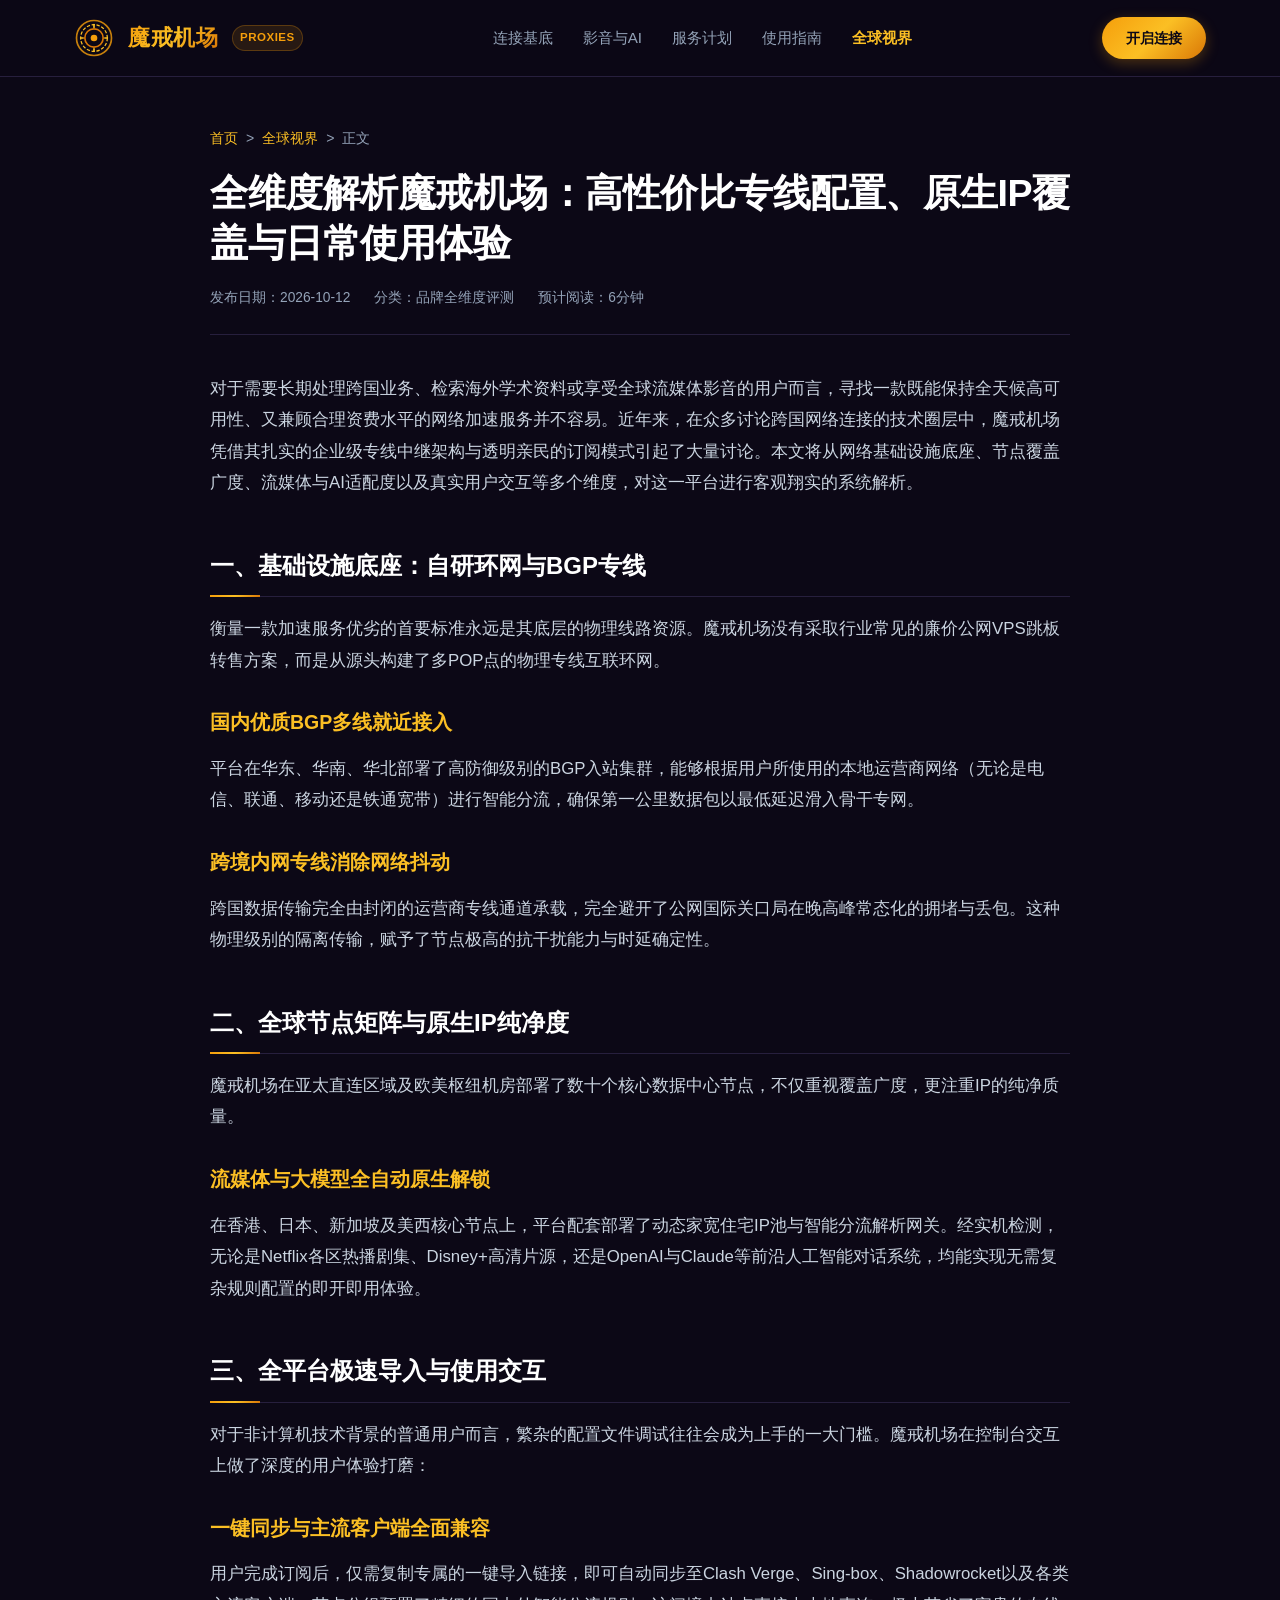
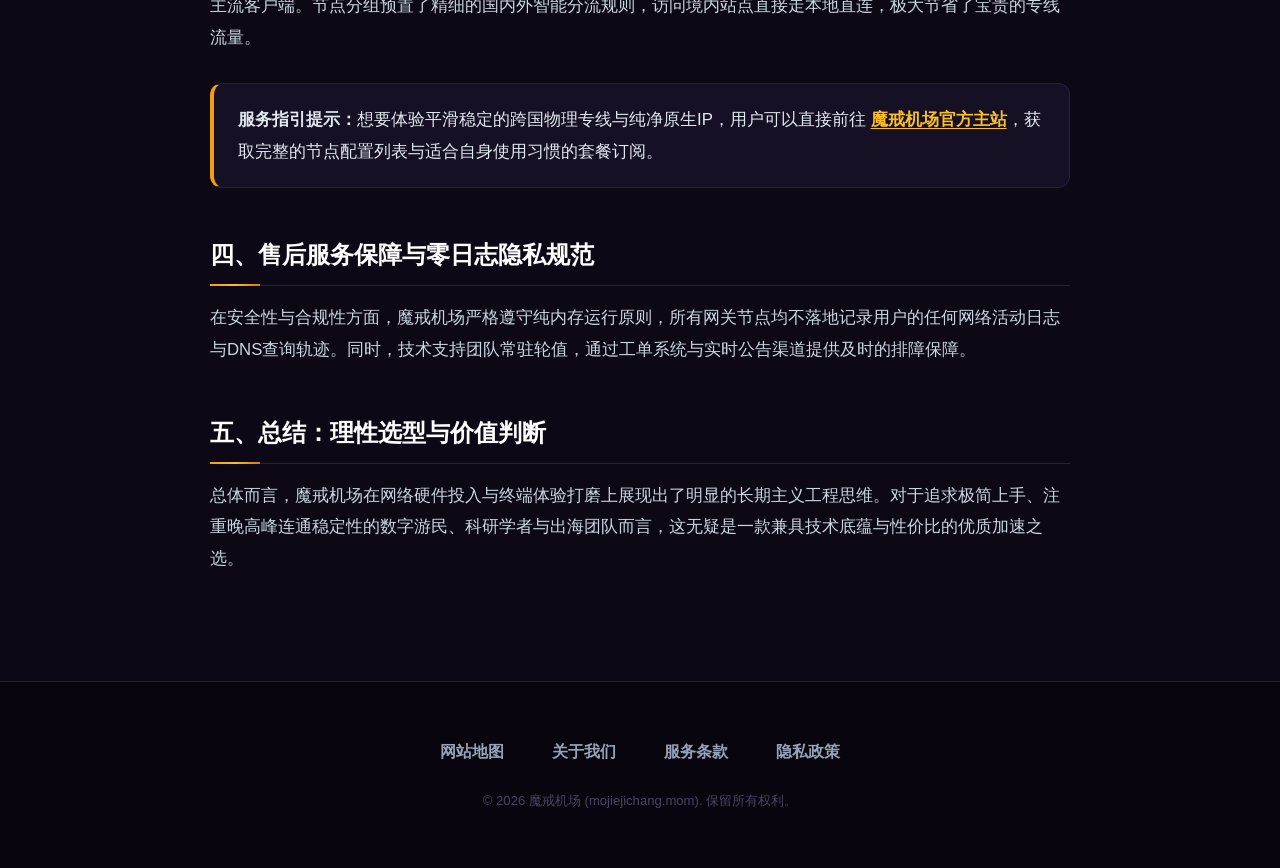
<file: mojie-ecosystem-review.html>
<!DOCTYPE html>
<html lang="zh-CN">
<head>
  <meta charset="UTF-8">
  <meta name="viewport" content="width=device-width, initial-scale=1.0">
  <title>全维度解析魔戒机场：高性价比专线配置、原生IP覆盖与日常使用体验 - 全球视界</title>
  <meta name="description" content="深入评测魔戒机场2026年度服务生态：涵盖其多线BGP骨干互联架构、海外主流流媒体解锁率、多平台一键订阅与全天候技术售后保障，为跨国网络用户提供真实客观的选购参考。">
  <link rel="stylesheet" href="style.css">
</head>
<body>

  <!-- 顶部星轨导航 -->
  <header class="site-header">
    <div class="container">
      <nav class="nav-wrap">
        <a href="index.html" class="logo-group">
          <svg class="logo-halo-svg" viewBox="0 0 48 48" fill="none" xmlns="http://www.w3.org/2000/svg">
            <circle cx="24" cy="24" r="21" stroke="#F59E0B" stroke-width="2" stroke-opacity="0.8"/>
            <circle cx="24" cy="24" r="16" stroke="#FBBF24" stroke-width="1.5" stroke-dasharray="4 2"/>
            <circle cx="24" cy="24" r="11" fill="none" stroke="#D97706" stroke-width="2"/>
            <path d="M24 8V11M24 37V40M8 24H11M37 24H40" stroke="#FBBF24" stroke-width="2" stroke-linecap="round"/>
            <circle cx="24" cy="24" r="4" fill="#F59E0B"/>
          </svg>
          <div>
            <span class="logo-title">魔戒机场</span>
          </div>
          <span class="logo-tag">PROXIES</span>
        </a>

        <ul class="nav-menu">
          <li><a href="index.html#matrix">连接基底</a></li>
          <li><a href="index.html#unlock">影音与AI</a></li>
          <li><a href="index.html#plans">服务计划</a></li>
          <li><a href="index.html#questions">使用指南</a></li>
          <li><a href="guides.html" class="active">全球视界</a></li>
        </ul>

        <a href="https://ww012.twilightaff.com/#/?code=A56DH1Af" target="_blank" rel="nofollow" class="nav-cta">
          开启连接
        </a>
      </nav>
    </div>
  </header>

  <!-- 文章正文区域 -->
  <main class="container">
    <div class="cosmic-article-wrap">
      <div class="cosmic-article-head">
        <div class="cosmic-nav-trail">
          <a href="index.html">首页</a> &gt; <a href="guides.html">全球视界</a> &gt; <span>正文</span>
        </div>
        <h1 class="cosmic-headline">全维度解析魔戒机场：高性价比专线配置、原生IP覆盖与日常使用体验</h1>
        <div class="cosmic-meta-info">
          <span>发布日期：2026-10-12</span>
          <span>分类：品牌全维度评测</span>
          <span>预计阅读：6分钟</span>
        </div>
      </div>

      <div class="cosmic-content-body">
        <p>
          对于需要长期处理跨国业务、检索海外学术资料或享受全球流媒体影音的用户而言，寻找一款既能保持全天候高可用性、又兼顾合理资费水平的网络加速服务并不容易。近年来，在众多讨论跨国网络连接的技术圈层中，魔戒机场凭借其扎实的企业级专线中继架构与透明亲民的订阅模式引起了大量讨论。本文将从网络基础设施底座、节点覆盖广度、流媒体与AI适配度以及真实用户交互等多个维度，对这一平台进行客观翔实的系统解析。
        </p>

        <h2>一、基础设施底座：自研环网与BGP专线</h2>
        <p>
          衡量一款加速服务优劣的首要标准永远是其底层的物理线路资源。魔戒机场没有采取行业常见的廉价公网VPS跳板转售方案，而是从源头构建了多POP点的物理专线互联环网。
        </p>

        <h3>国内优质BGP多线就近接入</h3>
        <p>
          平台在华东、华南、华北部署了高防御级别的BGP入站集群，能够根据用户所使用的本地运营商网络（无论是电信、联通、移动还是铁通宽带）进行智能分流，确保第一公里数据包以最低延迟滑入骨干专网。
        </p>

        <h3>跨境内网专线消除网络抖动</h3>
        <p>
          跨国数据传输完全由封闭的运营商专线通道承载，完全避开了公网国际关口局在晚高峰常态化的拥堵与丢包。这种物理级别的隔离传输，赋予了节点极高的抗干扰能力与时延确定性。
        </p>

        <h2>二、全球节点矩阵与原生IP纯净度</h2>
        <p>
          魔戒机场在亚太直连区域及欧美枢纽机房部署了数十个核心数据中心节点，不仅重视覆盖广度，更注重IP的纯净质量。
        </p>

        <h3>流媒体与大模型全自动原生解锁</h3>
        <p>
          在香港、日本、新加坡及美西核心节点上，平台配套部署了动态家宽住宅IP池与智能分流解析网关。经实机检测，无论是Netflix各区热播剧集、Disney+高清片源，还是OpenAI与Claude等前沿人工智能对话系统，均能实现无需复杂规则配置的即开即用体验。
        </p>

        <h2>三、全平台极速导入与使用交互</h2>
        <p>
          对于非计算机技术背景的普通用户而言，繁杂的配置文件调试往往会成为上手的一大门槛。魔戒机场在控制台交互上做了深度的用户体验打磨：
        </p>

        <h3>一键同步与主流客户端全面兼容</h3>
        <p>
          用户完成订阅后，仅需复制专属的一键导入链接，即可自动同步至Clash Verge、Sing-box、Shadowrocket以及各类主流客户端。节点分组预置了精细的国内外智能分流规则，访问境内站点直接走本地直连，极大节省了宝贵的专线流量。
        </p>

        <div class="cosmic-note-box">
          <strong>服务指引提示：</strong>想要体验平滑稳定的跨国物理专线与纯净原生IP，用户可以直接前往 <a href="index.html">魔戒机场官方主站</a>，获取完整的节点配置列表与适合自身使用习惯的套餐订阅。
        </div>

        <h2>四、售后服务保障与零日志隐私规范</h2>
        <p>
          在安全性与合规性方面，魔戒机场严格遵守纯内存运行原则，所有网关节点均不落地记录用户的任何网络活动日志与DNS查询轨迹。同时，技术支持团队常驻轮值，通过工单系统与实时公告渠道提供及时的排障保障。
        </p>

        <h2>五、总结：理性选型与价值判断</h2>
        <p>
          总体而言，魔戒机场在网络硬件投入与终端体验打磨上展现出了明显的长期主义工程思维。对于追求极简上手、注重晚高峰连通稳定性的数字游民、科研学者与出海团队而言，这无疑是一款兼具技术底蕴与性价比的优质加速之选。
        </p>
      </div>


    </div>
  </main>

  <!-- 页脚 -->
  <footer class="cosmic-footer">
    <div class="container">
      <ul class="footer-links-row">
        <li><a href="sitemap.html">网站地图</a></li>
        <li><a href="about.html">关于我们</a></li>
        <li><a href="terms.html">服务条款</a></li>
        <li><a href="privacy.html">隐私政策</a></li>
      </ul>
      <p class="footer-legal-copy">© 2026 魔戒机场 (mojiejichang.mom). 保留所有权利。</p>
    </div>
  </footer>

</body>
</html>
</file>
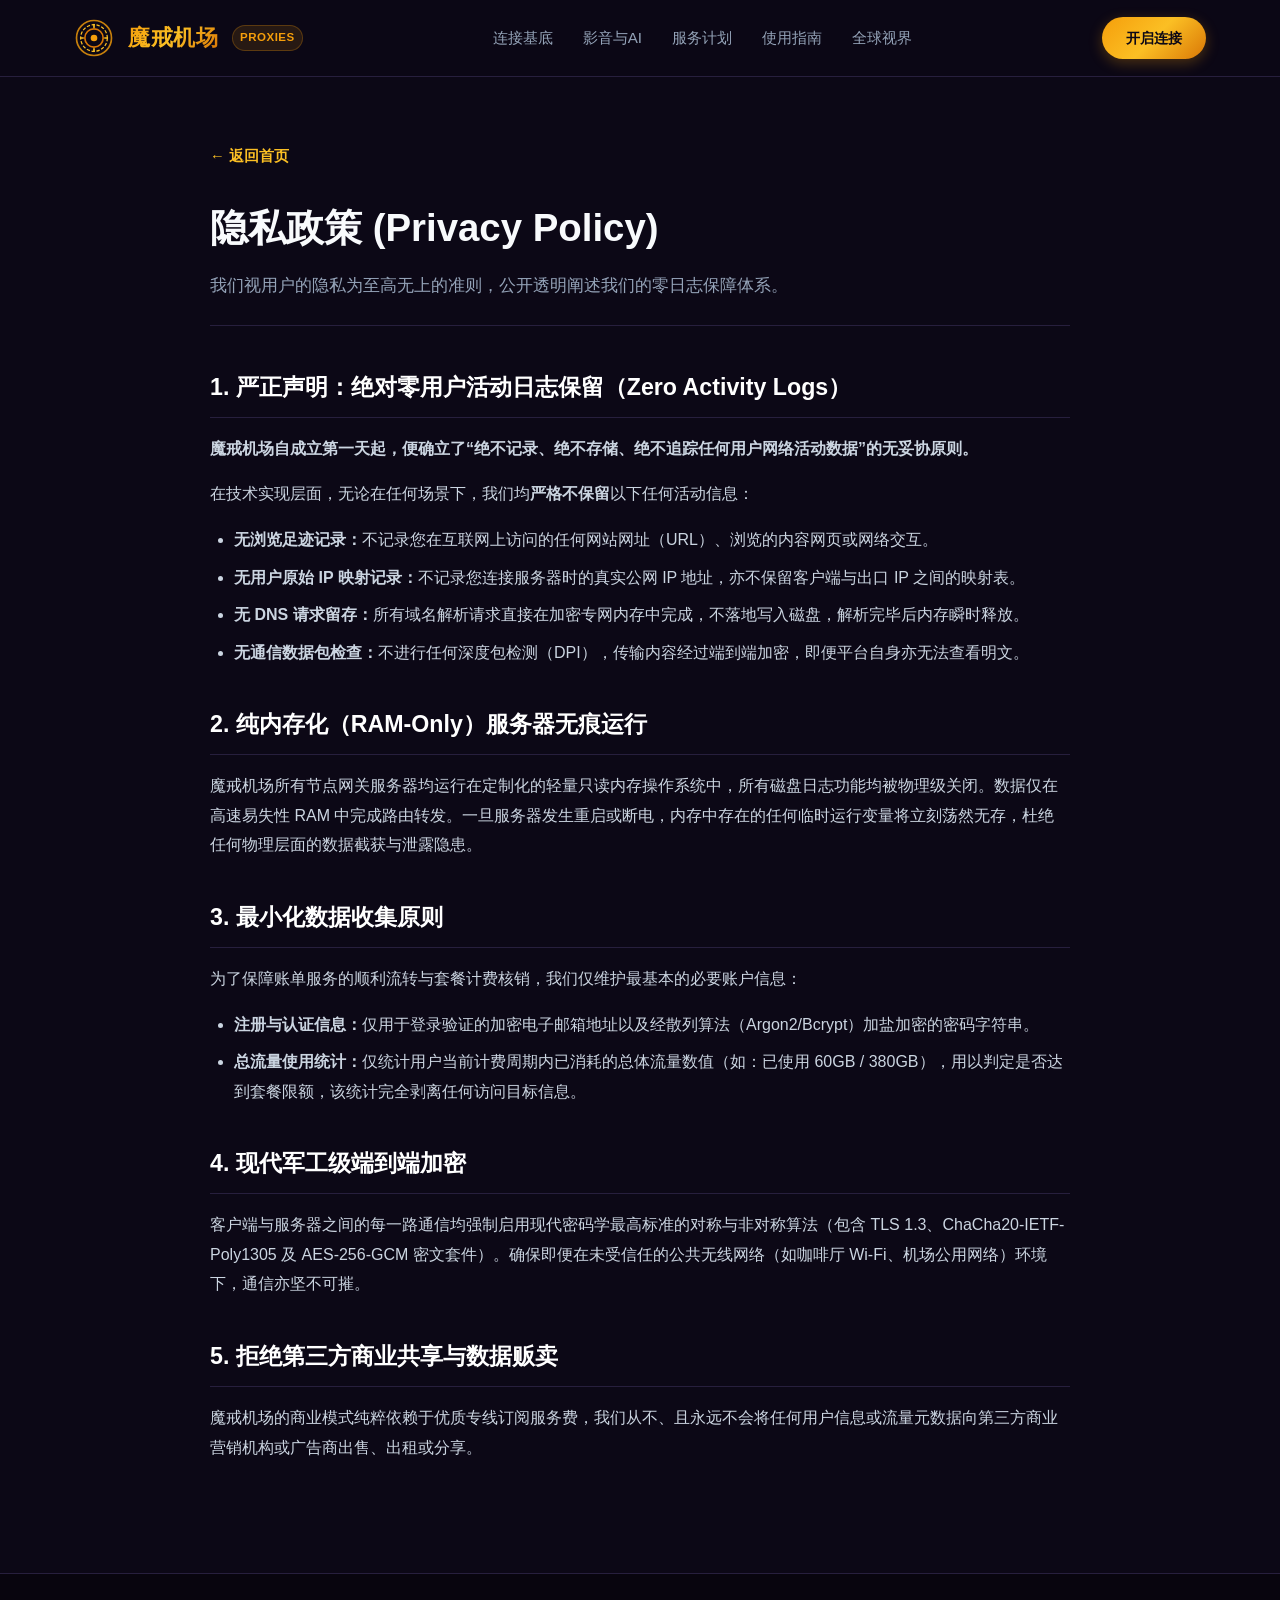
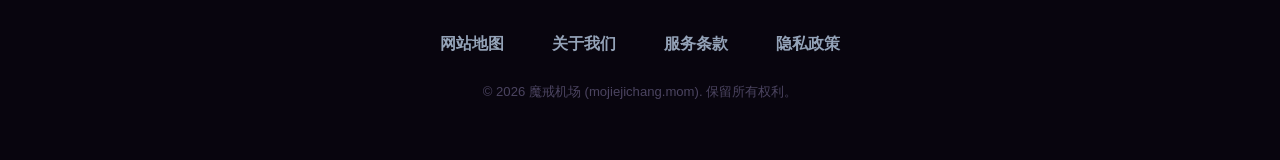
<file: privacy.html>
<!DOCTYPE html>
<html lang="zh-CN">
<head>
  <meta charset="UTF-8">
  <meta name="viewport" content="width=device-width, initial-scale=1.0">
  <title>隐私政策 - 魔戒机场</title>
  <meta name="description" content="魔戒机场零活动日志（Zero-Logs）隐私政策，全面阐释无痕纯内存传输机制与个人数据安全保护原则。">
  <link rel="stylesheet" href="style.css">
</head>
<body>

  <header class="site-header">
    <div class="container">
      <nav class="nav-wrap">
        <a href="index.html" class="logo-group">
          <svg class="logo-halo-svg" viewBox="0 0 48 48" fill="none" xmlns="http://www.w3.org/2000/svg">
            <circle cx="24" cy="24" r="21" stroke="#F59E0B" stroke-width="2" stroke-opacity="0.8"/>
            <circle cx="24" cy="24" r="16" stroke="#FBBF24" stroke-width="1.5" stroke-dasharray="4 2"/>
            <circle cx="24" cy="24" r="11" fill="none" stroke="#D97706" stroke-width="2"/>
            <path d="M24 8V11M24 37V40M8 24H11M37 24H40" stroke="#FBBF24" stroke-width="2" stroke-linecap="round"/>
            <circle cx="24" cy="24" r="4" fill="#F59E0B"/>
          </svg>
          <div>
            <span class="logo-title">魔戒机场</span>
          </div>
          <span class="logo-tag">PROXIES</span>
        </a>

        <ul class="nav-menu">
          <li><a href="index.html#matrix">连接基底</a></li>
          <li><a href="index.html#unlock">影音与AI</a></li>
          <li><a href="index.html#plans">服务计划</a></li>
          <li><a href="index.html#questions">使用指南</a></li>
          <li><a href="guides.html">全球视界</a></li>
        </ul>

        <a href="https://ww012.twilightaff.com/#/?code=A56DH1Af" target="_blank" rel="nofollow" class="nav-cta">
          开启连接
        </a>
      </nav>
    </div>
  </header>

  <main class="container">
    <div class="cosmic-subpage">
      <a href="index.html" class="back-to-portal">← 返回首页</a>
      <div class="cosmic-subpage-head">
        <h1>隐私政策 (Privacy Policy)</h1>
        <p>我们视用户的隐私为至高无上的准则，公开透明阐述我们的零日志保障体系。</p>
      </div>

      <div class="cosmic-article">
        <h2>1. 严正声明：绝对零用户活动日志保留（Zero Activity Logs）</h2>
        <p>
          <strong>魔戒机场自成立第一天起，便确立了“绝不记录、绝不存储、绝不追踪任何用户网络活动数据”的无妥协原则。</strong>
        </p>
        <p>在技术实现层面，无论在任何场景下，我们均<strong>严格不保留</strong>以下任何活动信息：</p>
        <ul>
          <li><strong>无浏览足迹记录：</strong>不记录您在互联网上访问的任何网站网址（URL）、浏览的内容网页或网络交互。</li>
          <li><strong>无用户原始 IP 映射记录：</strong>不记录您连接服务器时的真实公网 IP 地址，亦不保留客户端与出口 IP 之间的映射表。</li>
          <li><strong>无 DNS 请求留存：</strong>所有域名解析请求直接在加密专网内存中完成，不落地写入磁盘，解析完毕后内存瞬时释放。</li>
          <li><strong>无通信数据包检查：</strong>不进行任何深度包检测（DPI），传输内容经过端到端加密，即便平台自身亦无法查看明文。</li>
        </ul>

        <h2>2. 纯内存化（RAM-Only）服务器无痕运行</h2>
        <p>
          魔戒机场所有节点网关服务器均运行在定制化的轻量只读内存操作系统中，所有磁盘日志功能均被物理级关闭。数据仅在高速易失性 RAM 中完成路由转发。一旦服务器发生重启或断电，内存中存在的任何临时运行变量将立刻荡然无存，杜绝任何物理层面的数据截获与泄露隐患。
        </p>

        <h2>3. 最小化数据收集原则</h2>
        <p>为了保障账单服务的顺利流转与套餐计费核销，我们仅维护最基本的必要账户信息：</p>
        <ul>
          <li><strong>注册与认证信息：</strong>仅用于登录验证的加密电子邮箱地址以及经散列算法（Argon2/Bcrypt）加盐加密的密码字符串。</li>
          <li><strong>总流量使用统计：</strong>仅统计用户当前计费周期内已消耗的总体流量数值（如：已使用 60GB / 380GB），用以判定是否达到套餐限额，该统计完全剥离任何访问目标信息。</li>
        </ul>

        <h2>4. 现代军工级端到端加密</h2>
        <p>
          客户端与服务器之间的每一路通信均强制启用现代密码学最高标准的对称与非对称算法（包含 TLS 1.3、ChaCha20-IETF-Poly1305 及 AES-256-GCM 密文套件）。确保即便在未受信任的公共无线网络（如咖啡厅 Wi-Fi、机场公用网络）环境下，通信亦坚不可摧。
        </p>

        <h2>5. 拒绝第三方商业共享与数据贩卖</h2>
        <p>
          魔戒机场的商业模式纯粹依赖于优质专线订阅服务费，我们从不、且永远不会将任何用户信息或流量元数据向第三方商业营销机构或广告商出售、出租或分享。
        </p>
      </div>
    </div>
  </main>

  <footer class="cosmic-footer">
    <div class="container">
      <ul class="footer-links-row">
        <li><a href="sitemap.html">网站地图</a></li>
        <li><a href="about.html">关于我们</a></li>
        <li><a href="terms.html">服务条款</a></li>
        <li><a href="privacy.html">隐私政策</a></li>
      </ul>
      <p class="footer-legal-copy">© 2026 魔戒机场 (mojiejichang.mom). 保留所有权利。</p>
    </div>
  </footer>

</body>
</html>
</file>
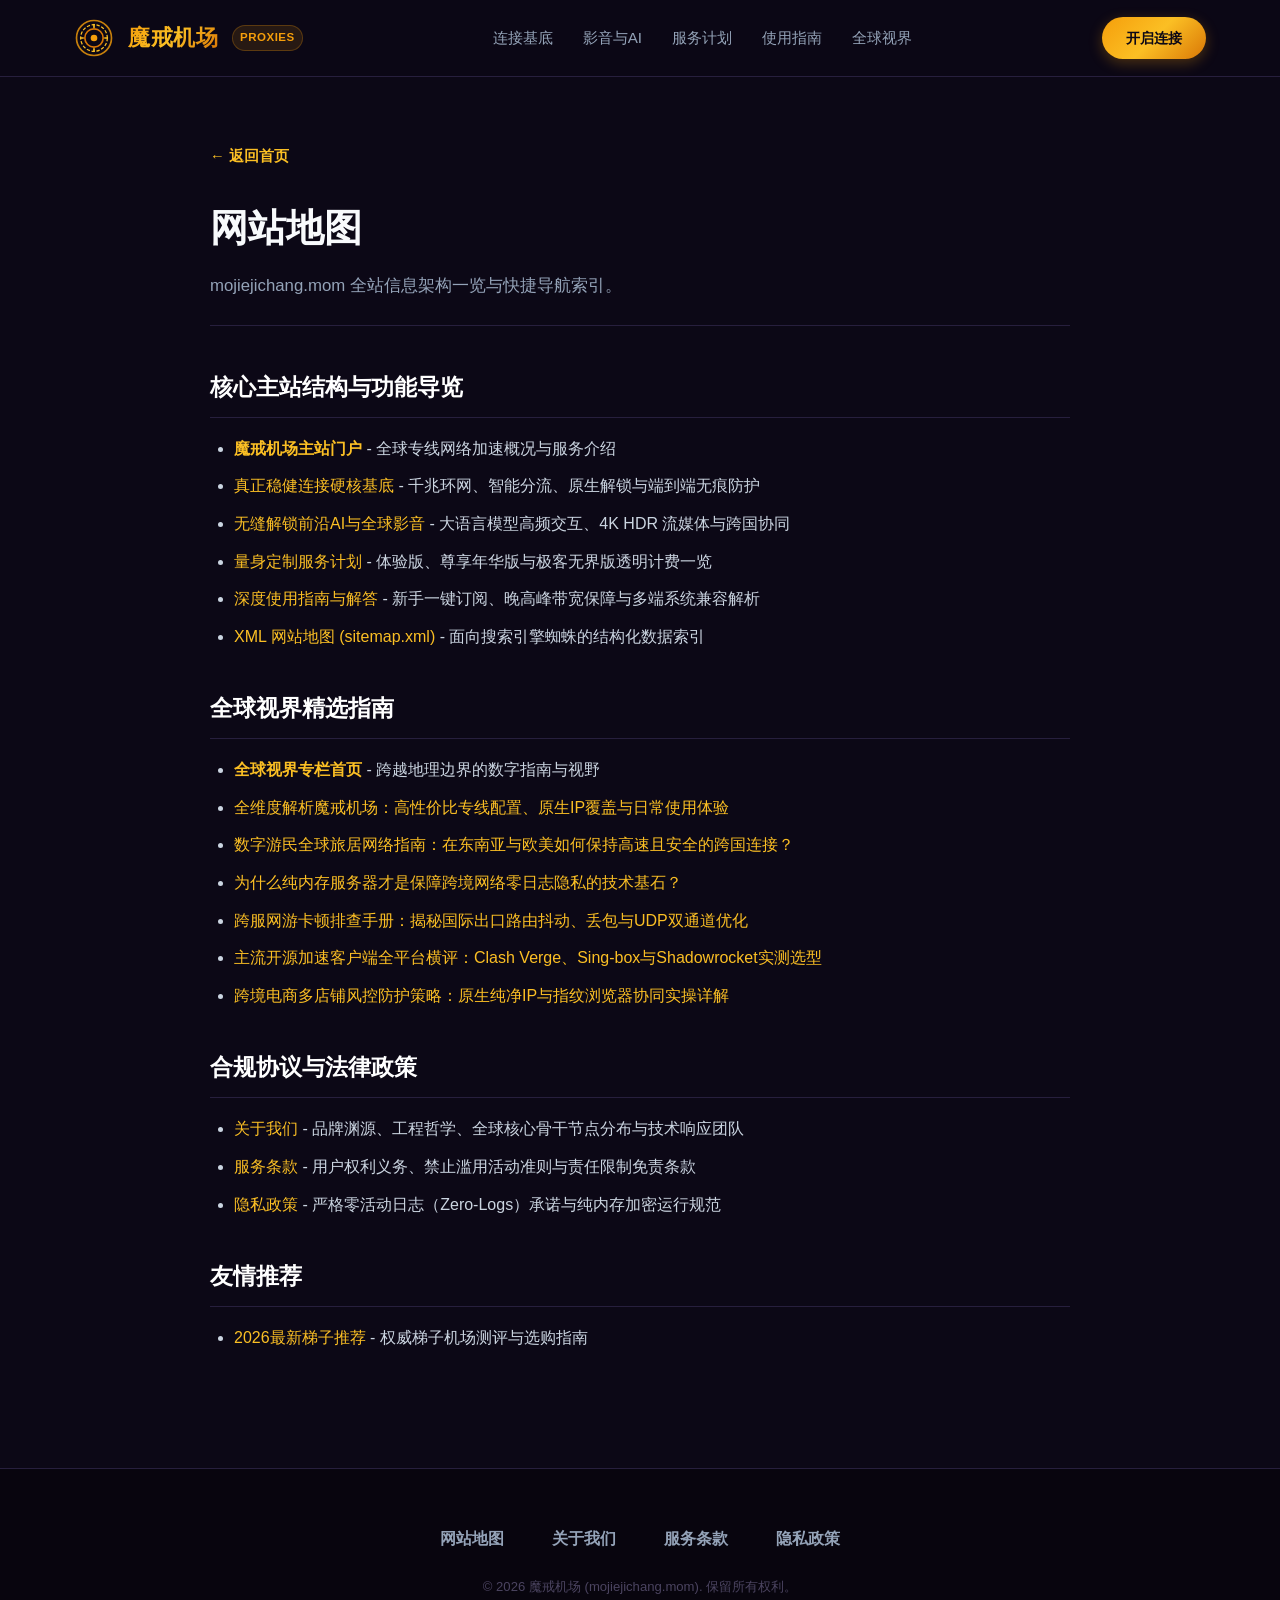
<file: sitemap.html>
<!DOCTYPE html>
<html lang="zh-CN">
<head>
  <meta charset="UTF-8">
  <meta name="viewport" content="width=device-width, initial-scale=1.0">
  <title>网站地图 - 魔戒机场</title>
  <meta name="description" content="魔戒机场（mojiejichang.mom）站点完整索引地图，包含专线网络服务、全球视界精选指南与法律条款。">
  <link rel="stylesheet" href="style.css">
</head>
<body>

  <header class="site-header">
    <div class="container">
      <nav class="nav-wrap">
        <a href="index.html" class="logo-group">
          <svg class="logo-halo-svg" viewBox="0 0 48 48" fill="none" xmlns="http://www.w3.org/2000/svg">
            <circle cx="24" cy="24" r="21" stroke="#F59E0B" stroke-width="2" stroke-opacity="0.8"/>
            <circle cx="24" cy="24" r="16" stroke="#FBBF24" stroke-width="1.5" stroke-dasharray="4 2"/>
            <circle cx="24" cy="24" r="11" fill="none" stroke="#D97706" stroke-width="2"/>
            <path d="M24 8V11M24 37V40M8 24H11M37 24H40" stroke="#FBBF24" stroke-width="2" stroke-linecap="round"/>
            <circle cx="24" cy="24" r="4" fill="#F59E0B"/>
          </svg>
          <div>
            <span class="logo-title">魔戒机场</span>
          </div>
          <span class="logo-tag">PROXIES</span>
        </a>

        <ul class="nav-menu">
          <li><a href="index.html#matrix">连接基底</a></li>
          <li><a href="index.html#unlock">影音与AI</a></li>
          <li><a href="index.html#plans">服务计划</a></li>
          <li><a href="index.html#questions">使用指南</a></li>
          <li><a href="guides.html">全球视界</a></li>
        </ul>

        <a href="https://ww012.twilightaff.com/#/?code=A56DH1Af" target="_blank" rel="nofollow" class="nav-cta">
          开启连接
        </a>
      </nav>
    </div>
  </header>

  <main class="container">
    <div class="cosmic-subpage">
      <a href="index.html" class="back-to-portal">← 返回首页</a>
      <div class="cosmic-subpage-head">
        <h1>网站地图</h1>
        <p>mojiejichang.mom 全站信息架构一览与快捷导航索引。</p>
      </div>

      <div class="cosmic-article">
        <h2>核心主站结构与功能导览</h2>
        <ul>
          <li><a href="index.html" style="color: #fbbf24; font-weight: 700;">魔戒机场主站门户</a> - 全球专线网络加速概况与服务介绍</li>
          <li><a href="index.html#matrix" style="color: #fbbf24;">真正稳健连接硬核基底</a> - 千兆环网、智能分流、原生解锁与端到端无痕防护</li>
          <li><a href="index.html#unlock" style="color: #fbbf24;">无缝解锁前沿AI与全球影音</a> - 大语言模型高频交互、4K HDR 流媒体与跨国协同</li>
          <li><a href="index.html#plans" style="color: #fbbf24;">量身定制服务计划</a> - 体验版、尊享年华版与极客无界版透明计费一览</li>
          <li><a href="index.html#questions" style="color: #fbbf24;">深度使用指南与解答</a> - 新手一键订阅、晚高峰带宽保障与多端系统兼容解析</li>
          <li><a href="sitemap.xml" target="_blank" style="color: #fbbf24;">XML 网站地图 (sitemap.xml)</a> - 面向搜索引擎蜘蛛的结构化数据索引</li>
        </ul>

        <h2>全球视界精选指南</h2>
        <ul>
          <li><a href="guides.html" style="color: #fbbf24; font-weight: 700;">全球视界专栏首页</a> - 跨越地理边界的数字指南与视野</li>
          <li><a href="mojie-ecosystem-review.html" style="color: #fbbf24;">全维度解析魔戒机场：高性价比专线配置、原生IP覆盖与日常使用体验</a></li>
          <li><a href="digital-nomad-connectivity-handbook.html" style="color: #fbbf24;">数字游民全球旅居网络指南：在东南亚与欧美如何保持高速且安全的跨国连接？</a></li>
          <li><a href="zero-logs-privacy-architecture.html" style="color: #fbbf24;">为什么纯内存服务器才是保障跨境网络零日志隐私的技术基石？</a></li>
          <li><a href="international-gaming-packet-loss.html" style="color: #fbbf24;">跨服网游卡顿排查手册：揭秘国际出口路由抖动、丢包与UDP双通道优化</a></li>
          <li><a href="client-software-setup-tutorial.html" style="color: #fbbf24;">主流开源加速客户端全平台横评：Clash Verge、Sing-box与Shadowrocket实测选型</a></li>
          <li><a href="ecommerce-account-risk-control.html" style="color: #fbbf24;">跨境电商多店铺风控防护策略：原生纯净IP与指纹浏览器协同实操详解</a></li>
        </ul>

        <h2>合规协议与法律政策</h2>
        <ul>
          <li><a href="about.html" style="color: #fbbf24;">关于我们</a> - 品牌渊源、工程哲学、全球核心骨干节点分布与技术响应团队</li>
          <li><a href="terms.html" style="color: #fbbf24;">服务条款</a> - 用户权利义务、禁止滥用活动准则与责任限制免责条款</li>
          <li><a href="privacy.html" style="color: #fbbf24;">隐私政策</a> - 严格零活动日志（Zero-Logs）承诺与纯内存加密运行规范</li>
        </ul>

        <h2>友情推荐</h2>
        <ul>
          <li><a href="https://tizilab.net/paihang/" target="_blank" style="color: #fbbf24;">2026最新梯子推荐</a> - 权威梯子机场测评与选购指南</li>
        </ul>
      </div>
    </div>
  </main>

  <footer class="cosmic-footer">
    <div class="container">
      <ul class="footer-links-row">
        <li><a href="sitemap.html">网站地图</a></li>
        <li><a href="about.html">关于我们</a></li>
        <li><a href="terms.html">服务条款</a></li>
        <li><a href="privacy.html">隐私政策</a></li>
      </ul>
      <p class="footer-legal-copy">© 2026 魔戒机场 (mojiejichang.mom). 保留所有权利。</p>
    </div>
  </footer>

</body>
</html>
</file>
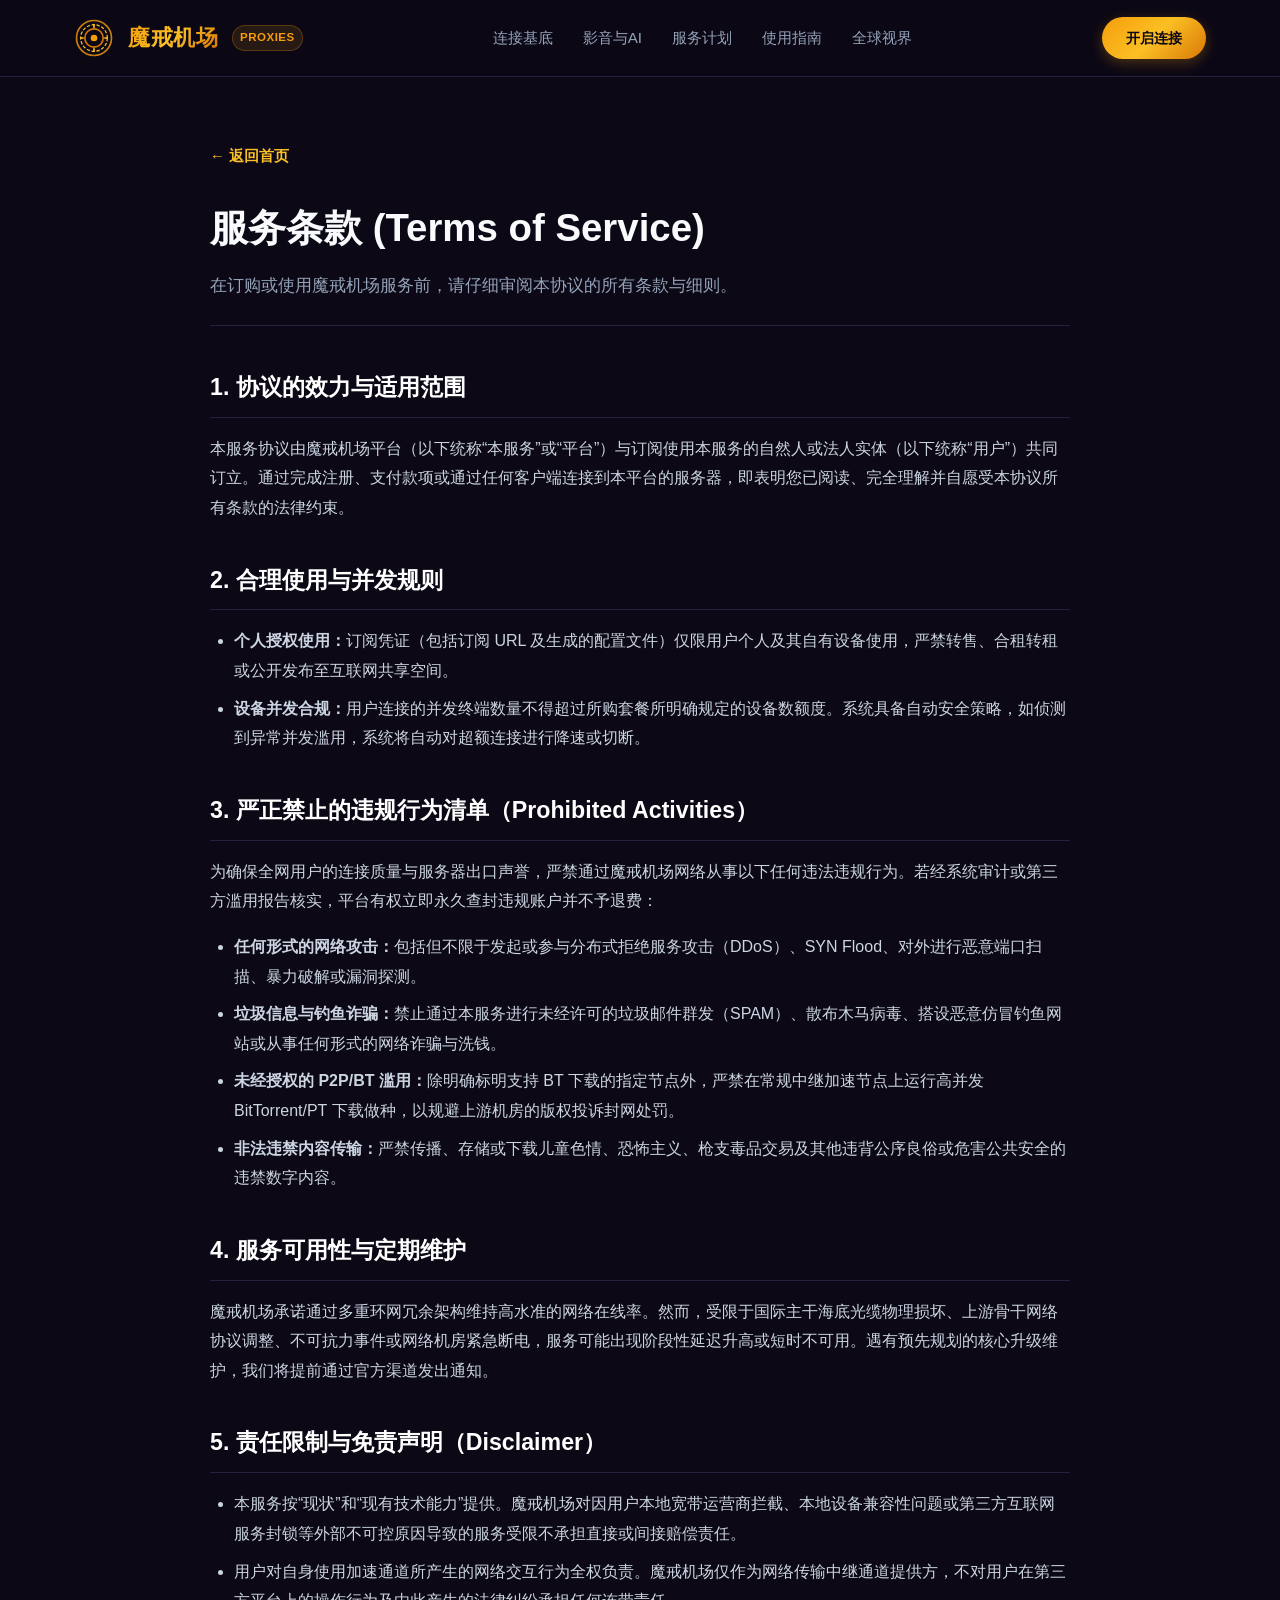
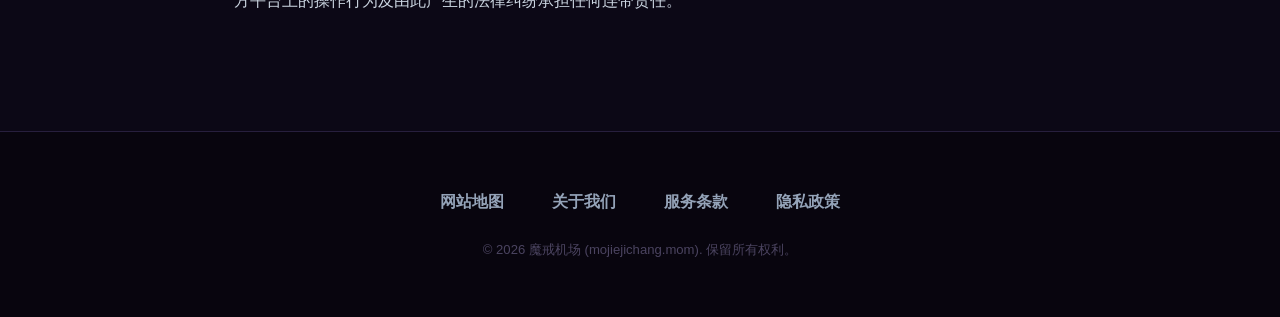
<file: terms.html>
<!DOCTYPE html>
<html lang="zh-CN">
<head>
  <meta charset="UTF-8">
  <meta name="viewport" content="width=device-width, initial-scale=1.0">
  <title>服务条款 - 魔戒机场</title>
  <meta name="description" content="魔戒机场服务使用协议，包括用户权责、禁止从事的不当网络行为清单及服务运营免责条款。">
  <link rel="stylesheet" href="style.css">
</head>
<body>

  <header class="site-header">
    <div class="container">
      <nav class="nav-wrap">
        <a href="index.html" class="logo-group">
          <svg class="logo-halo-svg" viewBox="0 0 48 48" fill="none" xmlns="http://www.w3.org/2000/svg">
            <circle cx="24" cy="24" r="21" stroke="#F59E0B" stroke-width="2" stroke-opacity="0.8"/>
            <circle cx="24" cy="24" r="16" stroke="#FBBF24" stroke-width="1.5" stroke-dasharray="4 2"/>
            <circle cx="24" cy="24" r="11" fill="none" stroke="#D97706" stroke-width="2"/>
            <path d="M24 8V11M24 37V40M8 24H11M37 24H40" stroke="#FBBF24" stroke-width="2" stroke-linecap="round"/>
            <circle cx="24" cy="24" r="4" fill="#F59E0B"/>
          </svg>
          <div>
            <span class="logo-title">魔戒机场</span>
          </div>
          <span class="logo-tag">PROXIES</span>
        </a>

        <ul class="nav-menu">
          <li><a href="index.html#matrix">连接基底</a></li>
          <li><a href="index.html#unlock">影音与AI</a></li>
          <li><a href="index.html#plans">服务计划</a></li>
          <li><a href="index.html#questions">使用指南</a></li>
          <li><a href="guides.html">全球视界</a></li>
        </ul>

        <a href="https://ww012.twilightaff.com/#/?code=A56DH1Af" target="_blank" rel="nofollow" class="nav-cta">
          开启连接
        </a>
      </nav>
    </div>
  </header>

  <main class="container">
    <div class="cosmic-subpage">
      <a href="index.html" class="back-to-portal">← 返回首页</a>
      <div class="cosmic-subpage-head">
        <h1>服务条款 (Terms of Service)</h1>
        <p>在订购或使用魔戒机场服务前，请仔细审阅本协议的所有条款与细则。</p>
      </div>

      <div class="cosmic-article">
        <h2>1. 协议的效力与适用范围</h2>
        <p>
          本服务协议由魔戒机场平台（以下统称“本服务”或“平台”）与订阅使用本服务的自然人或法人实体（以下统称“用户”）共同订立。通过完成注册、支付款项或通过任何客户端连接到本平台的服务器，即表明您已阅读、完全理解并自愿受本协议所有条款的法律约束。
        </p>

        <h2>2. 合理使用与并发规则</h2>
        <ul>
          <li><strong>个人授权使用：</strong>订阅凭证（包括订阅 URL 及生成的配置文件）仅限用户个人及其自有设备使用，严禁转售、合租转租或公开发布至互联网共享空间。</li>
          <li><strong>设备并发合规：</strong>用户连接的并发终端数量不得超过所购套餐所明确规定的设备数额度。系统具备自动安全策略，如侦测到异常并发滥用，系统将自动对超额连接进行降速或切断。</li>
        </ul>

        <h2>3. 严正禁止的违规行为清单（Prohibited Activities）</h2>
        <p>
          为确保全网用户的连接质量与服务器出口声誉，严禁通过魔戒机场网络从事以下任何违法违规行为。若经系统审计或第三方滥用报告核实，平台有权立即永久查封违规账户并不予退费：
        </p>
        <ul>
          <li><strong>任何形式的网络攻击：</strong>包括但不限于发起或参与分布式拒绝服务攻击（DDoS）、SYN Flood、对外进行恶意端口扫描、暴力破解或漏洞探测。</li>
          <li><strong>垃圾信息与钓鱼诈骗：</strong>禁止通过本服务进行未经许可的垃圾邮件群发（SPAM）、散布木马病毒、搭设恶意仿冒钓鱼网站或从事任何形式的网络诈骗与洗钱。</li>
          <li><strong>未经授权的 P2P/BT 滥用：</strong>除明确标明支持 BT 下载的指定节点外，严禁在常规中继加速节点上运行高并发 BitTorrent/PT 下载做种，以规避上游机房的版权投诉封网处罚。</li>
          <li><strong>非法违禁内容传输：</strong>严禁传播、存储或下载儿童色情、恐怖主义、枪支毒品交易及其他违背公序良俗或危害公共安全的违禁数字内容。</li>
        </ul>

        <h2>4. 服务可用性与定期维护</h2>
        <p>
          魔戒机场承诺通过多重环网冗余架构维持高水准的网络在线率。然而，受限于国际主干海底光缆物理损坏、上游骨干网络协议调整、不可抗力事件或网络机房紧急断电，服务可能出现阶段性延迟升高或短时不可用。遇有预先规划的核心升级维护，我们将提前通过官方渠道发出通知。
        </p>

        <h2>5. 责任限制与免责声明（Disclaimer）</h2>
        <ul>
          <li>本服务按“现状”和“现有技术能力”提供。魔戒机场对因用户本地宽带运营商拦截、本地设备兼容性问题或第三方互联网服务封锁等外部不可控原因导致的服务受限不承担直接或间接赔偿责任。</li>
          <li>用户对自身使用加速通道所产生的网络交互行为全权负责。魔戒机场仅作为网络传输中继通道提供方，不对用户在第三方平台上的操作行为及由此产生的法律纠纷承担任何连带责任。</li>
        </ul>
      </div>
    </div>
  </main>

  <footer class="cosmic-footer">
    <div class="container">
      <ul class="footer-links-row">
        <li><a href="sitemap.html">网站地图</a></li>
        <li><a href="about.html">关于我们</a></li>
        <li><a href="terms.html">服务条款</a></li>
        <li><a href="privacy.html">隐私政策</a></li>
      </ul>
      <p class="footer-legal-copy">© 2026 魔戒机场 (mojiejichang.mom). 保留所有权利。</p>
    </div>
  </footer>

</body>
</html>
</file>
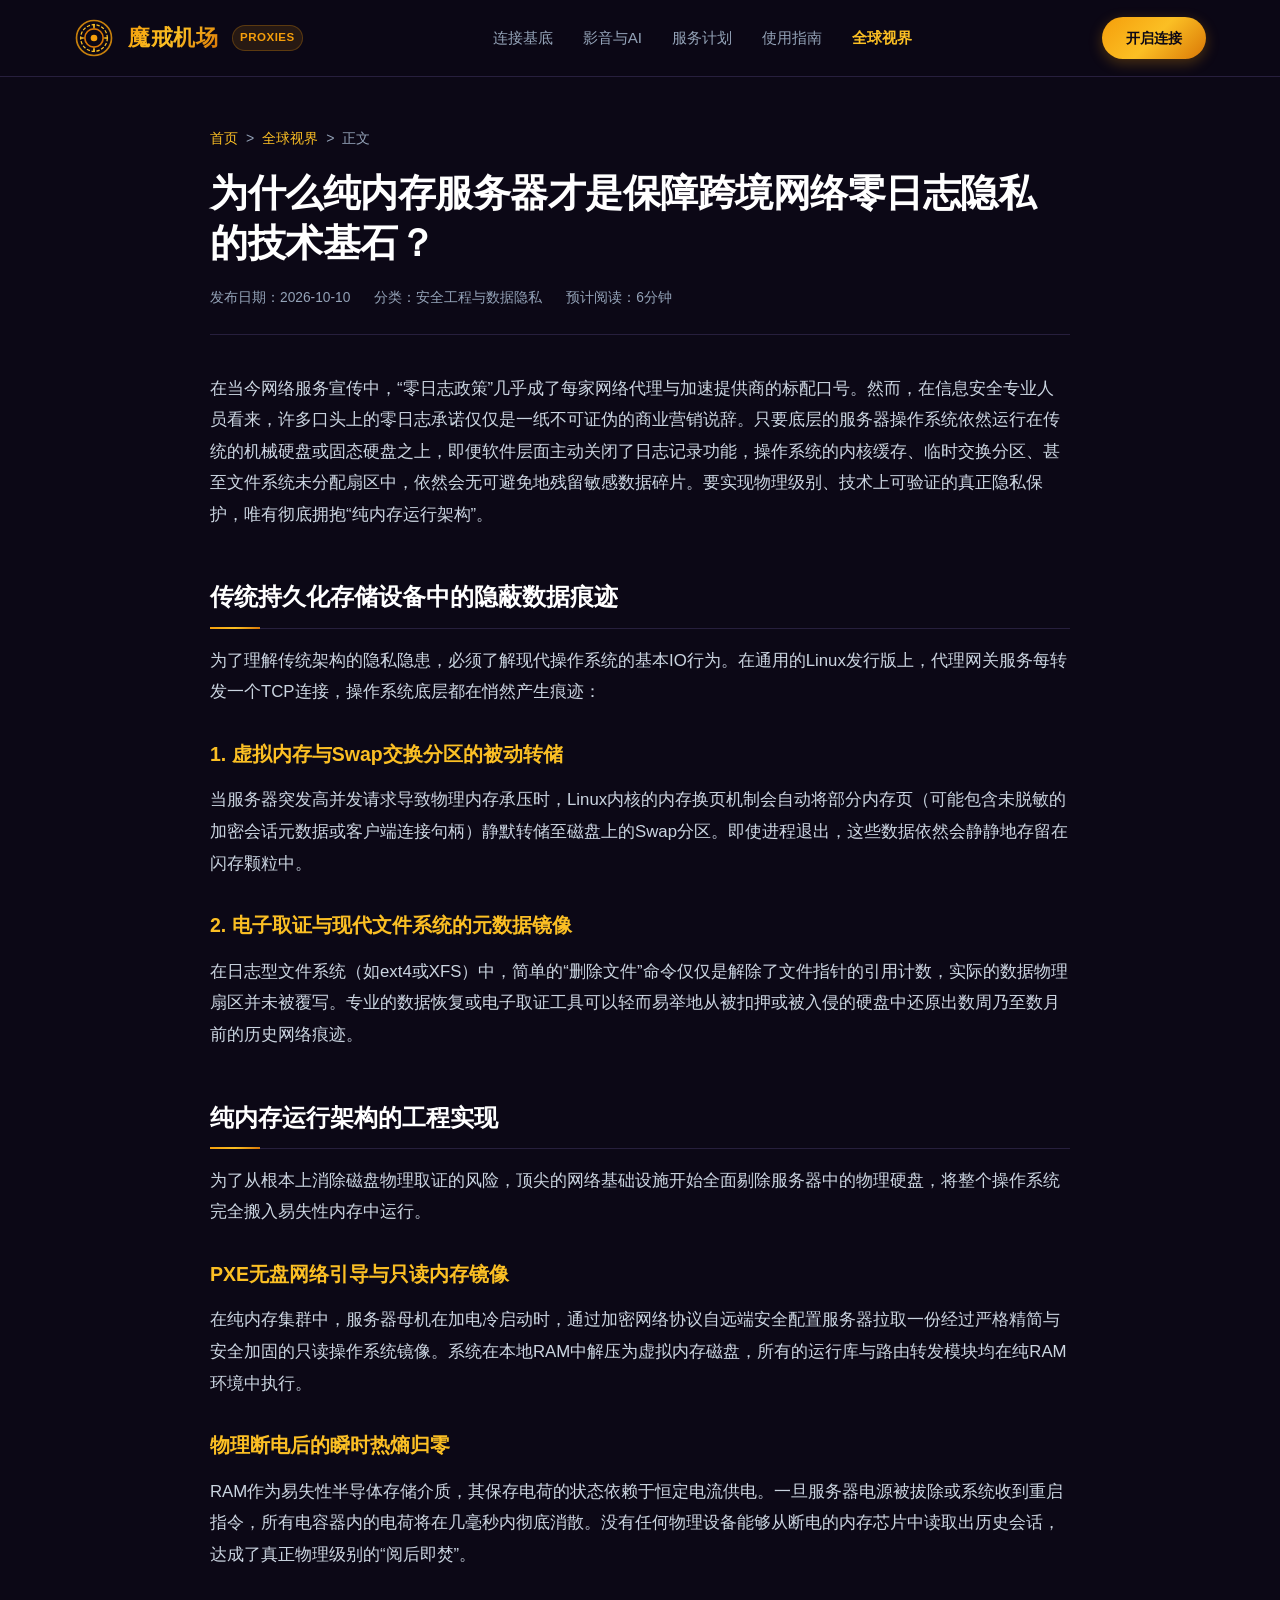
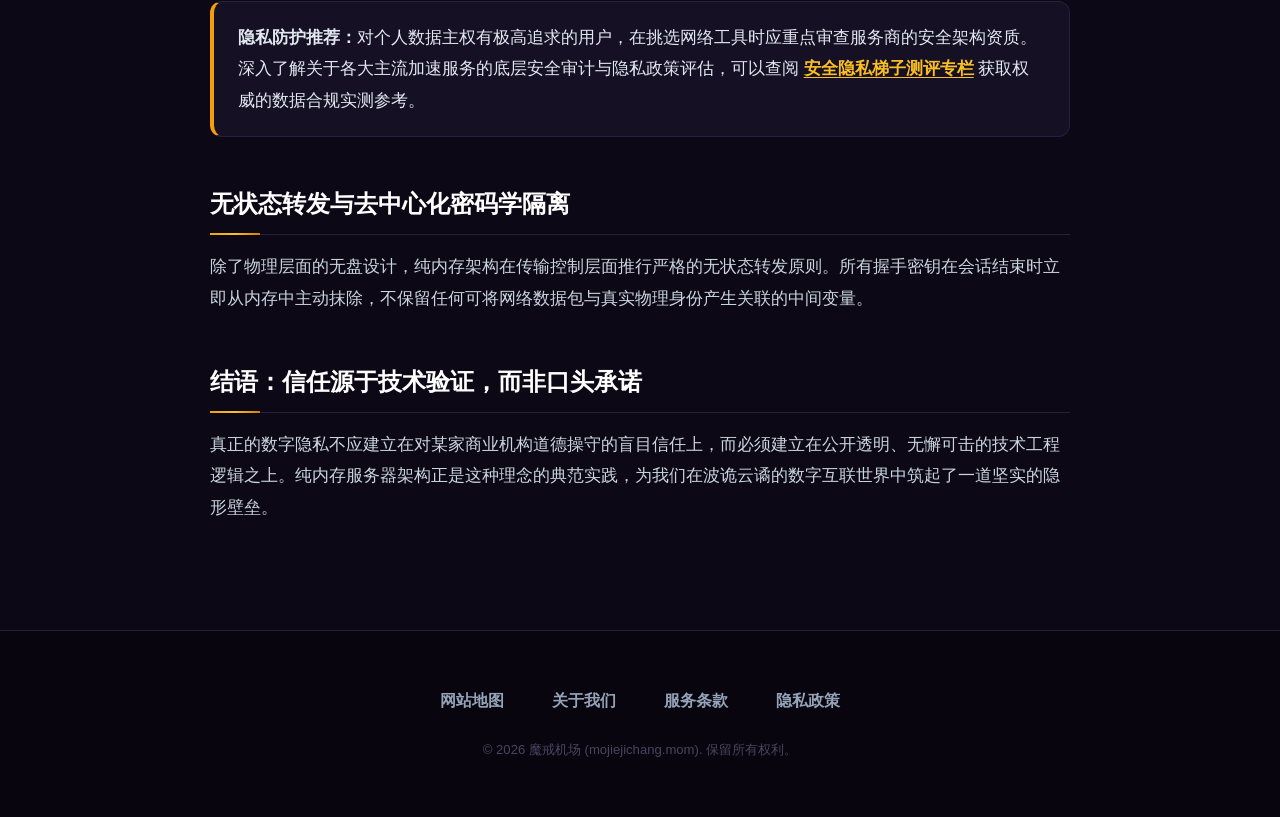
<file: zero-logs-privacy-architecture.html>
<!DOCTYPE html>
<html lang="zh-CN">
<head>
  <meta charset="UTF-8">
  <meta name="viewport" content="width=device-width, initial-scale=1.0">
  <title>为什么纯内存服务器才是保障跨境网络零日志隐私的技术基石？ - 全球视界</title>
  <meta name="description" content="深入信息安全工程底层，解析传统磁盘存储带来的日志残留与电子取证风险。探讨无盘启动镜像与纯内存易失性机制如何实现真正不可逆的无痕零日志隐私保护。">
  <link rel="stylesheet" href="style.css">
</head>
<body>

  <!-- 顶部星轨导航 -->
  <header class="site-header">
    <div class="container">
      <nav class="nav-wrap">
        <a href="index.html" class="logo-group">
          <svg class="logo-halo-svg" viewBox="0 0 48 48" fill="none" xmlns="http://www.w3.org/2000/svg">
            <circle cx="24" cy="24" r="21" stroke="#F59E0B" stroke-width="2" stroke-opacity="0.8"/>
            <circle cx="24" cy="24" r="16" stroke="#FBBF24" stroke-width="1.5" stroke-dasharray="4 2"/>
            <circle cx="24" cy="24" r="11" fill="none" stroke="#D97706" stroke-width="2"/>
            <path d="M24 8V11M24 37V40M8 24H11M37 24H40" stroke="#FBBF24" stroke-width="2" stroke-linecap="round"/>
            <circle cx="24" cy="24" r="4" fill="#F59E0B"/>
          </svg>
          <div>
            <span class="logo-title">魔戒机场</span>
          </div>
          <span class="logo-tag">PROXIES</span>
        </a>

        <ul class="nav-menu">
          <li><a href="index.html#matrix">连接基底</a></li>
          <li><a href="index.html#unlock">影音与AI</a></li>
          <li><a href="index.html#plans">服务计划</a></li>
          <li><a href="index.html#questions">使用指南</a></li>
          <li><a href="guides.html" class="active">全球视界</a></li>
        </ul>

        <a href="https://ww012.twilightaff.com/#/?code=A56DH1Af" target="_blank" rel="nofollow" class="nav-cta">
          开启连接
        </a>
      </nav>
    </div>
  </header>

  <!-- 文章正文区域 -->
  <main class="container">
    <div class="cosmic-article-wrap">
      <div class="cosmic-article-head">
        <div class="cosmic-nav-trail">
          <a href="index.html">首页</a> &gt; <a href="guides.html">全球视界</a> &gt; <span>正文</span>
        </div>
        <h1 class="cosmic-headline">为什么纯内存服务器才是保障跨境网络零日志隐私的技术基石？</h1>
        <div class="cosmic-meta-info">
          <span>发布日期：2026-10-10</span>
          <span>分类：安全工程与数据隐私</span>
          <span>预计阅读：6分钟</span>
        </div>
      </div>

      <div class="cosmic-content-body">
        <p>
          在当今网络服务宣传中，“零日志政策”几乎成了每家网络代理与加速提供商的标配口号。然而，在信息安全专业人员看来，许多口头上的零日志承诺仅仅是一纸不可证伪的商业营销说辞。只要底层的服务器操作系统依然运行在传统的机械硬盘或固态硬盘之上，即便软件层面主动关闭了日志记录功能，操作系统的内核缓存、临时交换分区、甚至文件系统未分配扇区中，依然会无可避免地残留敏感数据碎片。要实现物理级别、技术上可验证的真正隐私保护，唯有彻底拥抱“纯内存运行架构”。
        </p>

        <h2>传统持久化存储设备中的隐蔽数据痕迹</h2>
        <p>
          为了理解传统架构的隐私隐患，必须了解现代操作系统的基本IO行为。在通用的Linux发行版上，代理网关服务每转发一个TCP连接，操作系统底层都在悄然产生痕迹：
        </p>

        <h3>1. 虚拟内存与Swap交换分区的被动转储</h3>
        <p>
          当服务器突发高并发请求导致物理内存承压时，Linux内核的内存换页机制会自动将部分内存页（可能包含未脱敏的加密会话元数据或客户端连接句柄）静默转储至磁盘上的Swap分区。即使进程退出，这些数据依然会静静地存留在闪存颗粒中。
        </p>

        <h3>2. 电子取证与现代文件系统的元数据镜像</h3>
        <p>
          在日志型文件系统（如ext4或XFS）中，简单的“删除文件”命令仅仅是解除了文件指针的引用计数，实际的数据物理扇区并未被覆写。专业的数据恢复或电子取证工具可以轻而易举地从被扣押或被入侵的硬盘中还原出数周乃至数月前的历史网络痕迹。
        </p>

        <h2>纯内存运行架构的工程实现</h2>
        <p>
          为了从根本上消除磁盘物理取证的风险，顶尖的网络基础设施开始全面剔除服务器中的物理硬盘，将整个操作系统完全搬入易失性内存中运行。
        </p>

        <h3>PXE无盘网络引导与只读内存镜像</h3>
        <p>
          在纯内存集群中，服务器母机在加电冷启动时，通过加密网络协议自远端安全配置服务器拉取一份经过严格精简与安全加固的只读操作系统镜像。系统在本地RAM中解压为虚拟内存磁盘，所有的运行库与路由转发模块均在纯RAM环境中执行。
        </p>

        <h3>物理断电后的瞬时热熵归零</h3>
        <p>
          RAM作为易失性半导体存储介质，其保存电荷的状态依赖于恒定电流供电。一旦服务器电源被拔除或系统收到重启指令，所有电容器内的电荷将在几毫秒内彻底消散。没有任何物理设备能够从断电的内存芯片中读取出历史会话，达成了真正物理级别的“阅后即焚”。
        </p>

        <div class="cosmic-note-box">
          <strong>隐私防护推荐：</strong>对个人数据主权有极高追求的用户，在挑选网络工具时应重点审查服务商的安全架构资质。深入了解关于各大主流加速服务的底层安全审计与隐私政策评估，可以查阅 <a href="https://tizilab.net/" target="_blank">安全隐私梯子测评专栏</a> 获取权威的数据合规实测参考。
        </div>

        <h2>无状态转发与去中心化密码学隔离</h2>
        <p>
          除了物理层面的无盘设计，纯内存架构在传输控制层面推行严格的无状态转发原则。所有握手密钥在会话结束时立即从内存中主动抹除，不保留任何可将网络数据包与真实物理身份产生关联的中间变量。
        </p>

        <h2>结语：信任源于技术验证，而非口头承诺</h2>
        <p>
          真正的数字隐私不应建立在对某家商业机构道德操守的盲目信任上，而必须建立在公开透明、无懈可击的技术工程逻辑之上。纯内存服务器架构正是这种理念的典范实践，为我们在波诡云谲的数字互联世界中筑起了一道坚实的隐形壁垒。
        </p>
      </div>


    </div>
  </main>

  <!-- 页脚 -->
  <footer class="cosmic-footer">
    <div class="container">
      <ul class="footer-links-row">
        <li><a href="sitemap.html">网站地图</a></li>
        <li><a href="about.html">关于我们</a></li>
        <li><a href="terms.html">服务条款</a></li>
        <li><a href="privacy.html">隐私政策</a></li>
      </ul>
      <p class="footer-legal-copy">© 2026 魔戒机场 (mojiejichang.mom). 保留所有权利。</p>
    </div>
  </footer>

</body>
</html>
</file>
<file: style.css>
/* ==========================================================================
   mojiejichang.mom - Celestial Mythic Ring & Amber Starlight Theme
   High-performance Native CSS (< 20KB, Zero external dependencies)
   ========================================================================== */

:root {
  --bg-cosmos: #0c0816;
  --bg-card: #151024;
  --bg-card-alt: #1c1530;
  --bg-card-hover: #221a3b;
  --accent-amber: #f59e0b;
  --accent-gold: #fbbf24;
  --accent-soft: rgba(245, 158, 11, 0.15);
  --accent-glow: rgba(245, 158, 11, 0.28);
  --text-main: #f8fafc;
  --text-body: #cbd5e1;
  --text-muted: #94a3b8;
  --border-subtle: #271f3d;
  --border-focus: #f59e0b;
  --ring-gradient: linear-gradient(135deg, #f59e0b 0%, #fbbf24 50%, #d97706 100%);
  --font-stack: -apple-system, BlinkMacSystemFont, "Segoe UI", Roboto, "PingFang SC", "Hiragino Sans GB", "Microsoft YaHei", sans-serif;
}

*, *::before, *::after {
  box-sizing: border-box;
  margin: 0;
  padding: 0;
}

html {
  scroll-behavior: smooth;
  font-size: 16px;
  background-color: var(--bg-cosmos);
}

body {
  font-family: var(--font-stack);
  background-color: var(--bg-cosmos);
  color: var(--text-main);
  line-height: 1.7;
  -webkit-font-smoothing: antialiased;
  -moz-osx-font-smoothing: grayscale;
  overflow-x: hidden;
}

/* Hyperlinks base rule: Accent color, same before and after visit */
a, a:visited {
  color: var(--accent-gold);
  text-decoration: none;
  transition: color 0.2s ease, border-color 0.2s ease;
}

a:hover {
  color: #ffffff;
}

img, svg {
  display: block;
}

.container {
  width: 100%;
  max-width: 1180px;
  margin: 0 auto;
  padding: 0 24px;
}

/* ----------------- Header & Nav ----------------- */
.site-header {
  position: sticky;
  top: 0;
  z-index: 100;
  background: rgba(12, 8, 22, 0.94);
  border-bottom: 1px solid var(--border-subtle);
}

.nav-wrap {
  display: flex;
  align-items: center;
  justify-content: space-between;
  height: 76px;
}

.logo-group, .logo-group:visited {
  display: flex;
  align-items: center;
  gap: 14px;
  color: #fff;
}

.logo-halo-svg {
  width: 40px;
  height: 40px;
}

.logo-title {
  font-size: 1.35rem;
  font-weight: 800;
  background: var(--ring-gradient);
  -webkit-background-clip: text;
  -webkit-text-fill-color: transparent;
  letter-spacing: 0.5px;
}

.logo-tag {
  font-size: 0.72rem;
  color: var(--accent-amber);
  background: rgba(245, 158, 11, 0.12);
  padding: 2px 7px;
  border-radius: 999px;
  border: 1px solid rgba(245, 158, 11, 0.25);
  font-weight: 600;
  letter-spacing: 0.5px;
}

.nav-menu {
  display: flex;
  align-items: center;
  gap: 30px;
  list-style: none;
}

.nav-menu a, .nav-menu a:visited {
  color: var(--text-muted);
  font-size: 0.95rem;
  font-weight: 500;
  transition: color 0.2s ease;
}

.nav-menu a:hover {
  color: var(--accent-gold);
}

.nav-menu a.active {
  color: var(--accent-gold);
  font-weight: 700;
}

.nav-cta, .nav-cta:visited {
  display: inline-flex;
  align-items: center;
  justify-content: center;
  height: 42px;
  padding: 0 24px;
  font-size: 0.9rem;
  font-weight: 700;
  color: #0c0816;
  background: var(--ring-gradient);
  border-radius: 999px;
  box-shadow: 0 4px 14px var(--accent-glow);
  transition: all 0.2s ease;
}

.nav-cta:hover {
  transform: translateY(-1px);
  filter: brightness(1.08);
  color: #0c0816;
}

/* ----------------- Hero (Centered Narrative Flow) ----------------- */
.hero-center {
  padding: 85px 0 75px;
  text-align: center;
  position: relative;
  background: radial-gradient(circle at 50% 15%, rgba(245, 158, 11, 0.1) 0%, transparent 65%);
}

.hero-halo-badge {
  display: inline-flex;
  align-items: center;
  gap: 10px;
  padding: 7px 18px;
  border-radius: 999px;
  background: var(--bg-card);
  border: 1px solid var(--border-subtle);
  font-size: 0.85rem;
  font-weight: 600;
  color: var(--accent-gold);
  margin-bottom: 24px;
}

.halo-dot-ring {
  width: 12px;
  height: 12px;
  border: 2px solid var(--accent-amber);
  border-radius: 50%;
  display: inline-block;
}

.hero-main-title {
  font-size: 3.1rem;
  font-weight: 900;
  line-height: 1.25;
  letter-spacing: -0.5px;
  max-width: 880px;
  margin: 0 auto 22px;
}

.hero-main-title .amber-text {
  background: var(--ring-gradient);
  -webkit-background-clip: text;
  -webkit-text-fill-color: transparent;
}

.hero-description {
  font-size: 1.15rem;
  line-height: 1.8;
  color: var(--text-muted);
  max-width: 680px;
  margin: 0 auto 38px;
}

.hero-btn-row {
  display: flex;
  align-items: center;
  justify-content: center;
  gap: 18px;
  flex-wrap: wrap;
  margin-bottom: 45px;
}

.btn-amber-glow, .btn-amber-glow:visited {
  display: inline-flex;
  align-items: center;
  justify-content: center;
  height: 52px;
  padding: 0 32px;
  font-size: 1.02rem;
  font-weight: 800;
  color: #0c0816;
  background: var(--ring-gradient);
  border-radius: 999px;
  box-shadow: 0 6px 20px var(--accent-glow);
  transition: all 0.2s ease;
}

.btn-amber-glow:hover {
  transform: translateY(-2px);
  filter: brightness(1.1);
  color: #0c0816;
}

.btn-cosmic-ghost, .btn-cosmic-ghost:visited {
  display: inline-flex;
  align-items: center;
  justify-content: center;
  height: 52px;
  padding: 0 28px;
  font-size: 1rem;
  font-weight: 700;
  color: #f8fafc;
  background: var(--bg-card);
  border: 1px solid var(--border-subtle);
  border-radius: 999px;
  transition: all 0.2s ease;
}

.btn-cosmic-ghost:hover {
  border-color: var(--accent-amber);
  background: var(--bg-card-alt);
  color: #fff;
  transform: translateY(-1px);
}

/* Hero Center Ring Illustration */
.hero-halo-display {
  max-width: 760px;
  margin: 0 auto;
  background: var(--bg-card);
  border: 1px solid var(--border-subtle);
  border-radius: 24px;
  padding: 34px 28px;
  box-shadow: 0 16px 36px rgba(0, 0, 0, 0.4);
}

.halo-stat-row {
  display: grid;
  grid-template-columns: repeat(3, 1fr);
  gap: 20px;
  align-items: center;
}

.halo-stat-item {
  padding: 12px;
}

.halo-stat-num {
  font-size: 1.85rem;
  font-weight: 900;
  color: var(--accent-gold);
  line-height: 1.1;
  margin-bottom: 6px;
}

.halo-stat-desc {
  font-size: 0.85rem;
  color: var(--text-muted);
}

/* ----------------- Section Containers ----------------- */
.section-block {
  padding: 85px 0;
  position: relative;
}

.section-block.alt-bg {
  background: #0f0a1c;
  border-top: 1px solid var(--border-subtle);
  border-bottom: 1px solid var(--border-subtle);
}

.block-header {
  text-align: center;
  max-width: 760px;
  margin: 0 auto 56px;
}

.block-tag {
  display: inline-block;
  font-size: 0.82rem;
  font-weight: 700;
  color: var(--accent-amber);
  letter-spacing: 1.2px;
  margin-bottom: 10px;
}

.block-heading {
  font-size: 2.3rem;
  font-weight: 900;
  letter-spacing: -0.5px;
  margin-bottom: 14px;
}

.block-intro {
  font-size: 1.05rem;
  color: var(--text-muted);
  line-height: 1.7;
}

/* ----------------- 4 Core Advantages (2x2 Grid) ----------------- */
.advantages-grid-4 {
  display: grid;
  grid-template-columns: repeat(2, 1fr);
  gap: 28px;
}

.adv-card {
  background: var(--bg-card);
  border: 1px solid var(--border-subtle);
  border-radius: 20px;
  padding: 36px 32px;
  display: flex;
  gap: 22px;
  align-items: flex-start;
  transition: all 0.25s ease;
}

.adv-card:hover {
  border-color: var(--border-focus);
  background: var(--bg-card-alt);
  transform: translateY(-2px);
  box-shadow: 0 12px 28px rgba(0, 0, 0, 0.35);
}

.adv-icon-circlet {
  width: 54px;
  height: 54px;
  border-radius: 16px;
  background: var(--accent-soft);
  border: 1px solid rgba(245, 158, 11, 0.3);
  display: flex;
  align-items: center;
  justify-content: center;
  flex-shrink: 0;
}

.adv-content h3 {
  font-size: 1.25rem;
  font-weight: 800;
  margin-bottom: 10px;
  color: #fff;
}

.adv-content p {
  font-size: 0.94rem;
  color: var(--text-body);
  line-height: 1.7;
}

/* ----------------- 4 AI & Streaming Cards (4 Columns) ----------------- */
.media-grid-4 {
  display: grid;
  grid-template-columns: repeat(4, 1fr);
  gap: 22px;
}

.media-card {
  background: var(--bg-card);
  border: 1px solid var(--border-subtle);
  border-radius: 20px;
  padding: 30px 24px;
  display: flex;
  flex-direction: column;
  justify-content: space-between;
  transition: all 0.2s ease;
}

.media-card:hover {
  border-color: rgba(245, 158, 11, 0.5);
  transform: translateY(-3px);
}

.media-top-badge {
  display: inline-block;
  font-size: 0.75rem;
  font-weight: 700;
  color: var(--accent-gold);
  background: rgba(245, 158, 11, 0.12);
  padding: 3px 10px;
  border-radius: 999px;
  margin-bottom: 16px;
}

.media-card h3 {
  font-size: 1.15rem;
  font-weight: 800;
  margin-bottom: 10px;
}

.media-card p {
  font-size: 0.88rem;
  color: var(--text-muted);
  line-height: 1.65;
  margin-bottom: 20px;
}

.media-tags {
  font-size: 0.8rem;
  font-weight: 600;
  color: var(--text-main);
  padding-top: 14px;
  border-top: 1px solid var(--border-subtle);
}

/* ----------------- Pricing Table (3 Tiers with Ring Radii) ----------------- */
.pricing-flex-3 {
  display: grid;
  grid-template-columns: repeat(3, 1fr);
  gap: 28px;
  align-items: stretch;
}

.plan-card {
  background: var(--bg-card);
  border: 1px solid var(--border-subtle);
  border-radius: 24px;
  padding: 40px 32px;
  display: flex;
  flex-direction: column;
  justify-content: space-between;
  position: relative;
  transition: all 0.2s ease;
}

.plan-card.solar-highlight {
  background: linear-gradient(180deg, #1e1638 0%, #151024 100%);
  border: 2px solid var(--accent-amber);
  transform: translateY(-10px);
  box-shadow: 0 16px 36px var(--accent-glow);
}

.solar-badge {
  position: absolute;
  top: -14px;
  left: 50%;
  transform: translateX(-50%);
  background: var(--ring-gradient);
  color: #0c0816;
  font-size: 0.78rem;
  font-weight: 800;
  padding: 4px 16px;
  border-radius: 999px;
  box-shadow: 0 4px 10px var(--accent-glow);
}

.plan-header {
  margin-bottom: 28px;
}

.plan-title {
  font-size: 1.4rem;
  font-weight: 800;
  margin-bottom: 6px;
}

.plan-desc {
  font-size: 0.88rem;
  color: var(--text-muted);
}

.plan-cost-box {
  display: flex;
  align-items: baseline;
  gap: 4px;
  margin: 22px 0;
  padding-bottom: 22px;
  border-bottom: 1px solid var(--border-subtle);
}

.cost-symbol {
  font-size: 1.3rem;
  font-weight: 800;
  color: var(--accent-gold);
}

.cost-digits {
  font-size: 3rem;
  font-weight: 900;
  line-height: 1;
}

.cost-time {
  font-size: 0.9rem;
  color: var(--text-muted);
}

.plan-perks {
  list-style: none;
  margin-bottom: 34px;
  display: flex;
  flex-direction: column;
  gap: 14px;
}

.perk-row {
  display: flex;
  align-items: center;
  gap: 12px;
  font-size: 0.92rem;
  color: var(--text-body);
}

.perk-ring-point {
  width: 8px;
  height: 8px;
  border-radius: 50%;
  border: 2px solid var(--accent-amber);
  flex-shrink: 0;
}

.plan-action-btn, .plan-action-btn:visited {
  display: flex;
  align-items: center;
  justify-content: center;
  width: 100%;
  height: 50px;
  font-size: 0.98rem;
  font-weight: 800;
  border-radius: 999px;
  transition: all 0.2s ease;
}

.plan-btn-filled, .plan-btn-filled:visited {
  background: var(--ring-gradient);
  color: #0c0816;
  box-shadow: 0 4px 14px var(--accent-glow);
}

.plan-btn-filled:hover {
  filter: brightness(1.08);
  transform: translateY(-1px);
  color: #0c0816;
}

.plan-btn-hollow, .plan-btn-hollow:visited {
  background: var(--bg-card-alt);
  color: #fff;
  border: 1px solid var(--border-subtle);
}

.plan-btn-hollow:hover {
  border-color: var(--accent-amber);
  color: var(--accent-gold);
}

/* ----------------- 4 FAQ Items ----------------- */
.faq-stack-4 {
  display: grid;
  grid-template-columns: 1fr;
  gap: 18px;
  max-width: 860px;
  margin: 0 auto;
}

.faq-card-pill {
  background: var(--bg-card);
  border: 1px solid var(--border-subtle);
  border-radius: 18px;
  padding: 26px 30px;
}

.faq-title-row {
  font-size: 1.15rem;
  font-weight: 800;
  color: #fff;
  margin-bottom: 12px;
  display: flex;
  align-items: center;
  gap: 12px;
}

.faq-num-ring {
  width: 26px;
  height: 26px;
  border-radius: 50%;
  background: var(--accent-soft);
  color: var(--accent-gold);
  display: inline-flex;
  align-items: center;
  justify-content: center;
  font-size: 0.8rem;
  font-weight: 900;
  border: 1px solid rgba(245, 158, 11, 0.4);
  flex-shrink: 0;
}

.faq-answer-body {
  font-size: 0.94rem;
  color: var(--text-body);
  line-height: 1.75;
  padding-left: 38px;
}

/* ----------------- 4 Testimonials (2x2 Grid) ----------------- */
.feedback-grid-4 {
  display: grid;
  grid-template-columns: repeat(2, 1fr);
  gap: 26px;
}

.feedback-bubble {
  background: var(--bg-card);
  border: 1px solid var(--border-subtle);
  border-radius: 20px;
  padding: 30px;
  display: flex;
  flex-direction: column;
  justify-content: space-between;
}

.feedback-text {
  font-size: 0.95rem;
  line-height: 1.75;
  color: var(--text-body);
  margin-bottom: 22px;
}

.feedback-user-row {
  display: flex;
  align-items: center;
  gap: 14px;
  padding-top: 18px;
  border-top: 1px solid var(--border-subtle);
}

.feedback-avatar {
  width: 44px;
  height: 44px;
  border-radius: 50%;
  background: var(--bg-card-alt);
  border: 2px solid var(--accent-amber);
  display: flex;
  align-items: center;
  justify-content: center;
  font-weight: 800;
  color: var(--accent-gold);
  flex-shrink: 0;
}

.feedback-meta h4 {
  font-size: 0.95rem;
  font-weight: 700;
  color: #fff;
}

.feedback-meta span {
  font-size: 0.8rem;
  color: var(--text-muted);
}

/* ----------------- Footer: Exactly 4 Titles in Chinese ----------------- */
.cosmic-footer {
  padding: 56px 0;
  background: #08050e;
  border-top: 1px solid var(--border-subtle);
  text-align: center;
}

.footer-links-row, .footer-nav {
  display: flex;
  align-items: center;
  justify-content: center;
  gap: 48px;
  list-style: none;
  padding: 0;
  margin: 0 0 24px 0;
}

.footer-links-row a, .footer-links-row a:visited,
.footer-nav a, .footer-nav a:visited {
  color: var(--text-muted);
  font-size: 1rem;
  font-weight: 600;
  transition: color 0.2s ease;
}

.footer-links-row a:hover,
.footer-nav a:hover {
  color: var(--accent-gold);
}

.footer-legal-copy, .footer-copy {
  font-size: 0.82rem;
  color: #4b4460;
  margin: 0;
}

/* ----------------- Hub & Articles Listing Layout (Guides) ----------------- */
.cosmic-hub-hero {
  text-align: center;
  padding: 30px 0 45px;
  border-bottom: 1px solid var(--border-subtle);
  margin-bottom: 50px;
}

.cosmic-hub-hero h1 {
  font-size: 2.6rem;
  font-weight: 900;
  margin-bottom: 14px;
  background: var(--ring-gradient);
  -webkit-background-clip: text;
  -webkit-text-fill-color: transparent;
}

.cosmic-hub-hero p {
  font-size: 1.1rem;
  color: var(--text-muted);
  max-width: 680px;
  margin: 0 auto;
}

.cosmic-card-grid {
  display: grid;
  grid-template-columns: repeat(2, 1fr);
  gap: 30px;
  margin-bottom: 60px;
}

.cosmic-guide-card {
  background: var(--bg-card);
  border: 1px solid var(--border-subtle);
  border-radius: 20px;
  padding: 32px 28px;
  display: flex;
  flex-direction: column;
  justify-content: space-between;
  transition: all 0.25s ease;
}

.cosmic-guide-card:hover {
  border-color: var(--accent-amber);
  background: var(--bg-card-alt);
  transform: translateY(-3px);
  box-shadow: 0 12px 28px rgba(0, 0, 0, 0.4);
}

.guide-pill-row {
  display: flex;
  align-items: center;
  justify-content: space-between;
  margin-bottom: 14px;
}

.guide-tag {
  font-size: 0.76rem;
  font-weight: 700;
  color: var(--accent-gold);
  background: rgba(245, 158, 11, 0.12);
  padding: 3px 10px;
  border-radius: 999px;
  border: 1px solid rgba(245, 158, 11, 0.2);
}

.guide-date {
  font-size: 0.78rem;
  color: var(--text-muted);
}

.guide-card-title {
  font-size: 1.28rem;
  font-weight: 800;
  line-height: 1.45;
  margin-bottom: 14px;
}

.guide-card-title a, .guide-card-title a:visited {
  color: #fff;
  transition: color 0.15s ease;
}

.guide-card-title a:hover {
  color: var(--accent-gold);
}

.guide-card-desc {
  font-size: 0.94rem;
  color: var(--text-body);
  line-height: 1.7;
  margin-bottom: 22px;
}

.guide-enter-btn, .guide-enter-btn:visited {
  display: inline-flex;
  align-items: center;
  gap: 8px;
  font-size: 0.9rem;
  font-weight: 700;
  color: var(--accent-gold);
}

.guide-enter-btn:hover {
  color: #fff;
}

/* ----------------- Single Article Detail Layout (Guides) ----------------- */
.cosmic-article-wrap {
  max-width: 860px;
  margin: 0 auto;
  padding: 50px 0 85px;
}

.cosmic-article-head {
  margin-bottom: 38px;
  padding-bottom: 24px;
  border-bottom: 1px solid var(--border-subtle);
}

.cosmic-nav-trail {
  display: flex;
  align-items: center;
  gap: 8px;
  font-size: 0.88rem;
  color: var(--text-muted);
  margin-bottom: 18px;
}

.cosmic-nav-trail a, .cosmic-nav-trail a:visited {
  color: var(--accent-gold);
}

.cosmic-headline {
  font-size: 2.35rem;
  font-weight: 900;
  line-height: 1.32;
  letter-spacing: -0.5px;
  margin-bottom: 18px;
  color: #fff;
}

.cosmic-meta-info {
  display: flex;
  align-items: center;
  gap: 24px;
  font-size: 0.86rem;
  color: var(--text-muted);
}

.cosmic-content-body {
  color: var(--text-body);
  font-size: 1.05rem;
  line-height: 1.88;
}

.cosmic-content-body p {
  margin-bottom: 22px;
}

.cosmic-content-body h2 {
  font-size: 1.5rem;
  font-weight: 800;
  color: #ffffff;
  margin: 44px 0 16px;
  padding-bottom: 8px;
  border-bottom: 1px solid var(--border-subtle);
  position: relative;
}

.cosmic-content-body h2::after {
  content: "";
  position: absolute;
  bottom: -1px;
  left: 0;
  width: 50px;
  height: 2px;
  background: var(--ring-gradient);
}

.cosmic-content-body h3 {
  font-size: 1.22rem;
  font-weight: 700;
  color: var(--accent-gold);
  margin: 28px 0 12px;
}

.cosmic-content-body ul, .cosmic-content-body ol {
  margin: 16px 0 24px 24px;
}

.cosmic-content-body li {
  margin-bottom: 10px;
}

/* Hyperlink styling rule inside article body:
   Accent gold/amber, same before and after visit, distinct from body, never blue/purple */
.cosmic-content-body a,
.cosmic-content-body a:visited {
  color: var(--accent-gold) !important;
  font-weight: 600;
  text-decoration: underline;
  text-underline-offset: 3px;
  transition: all 0.15s ease;
}

.cosmic-content-body a:hover {
  color: #ffffff !important;
  background: rgba(245, 158, 11, 0.15);
}

.cosmic-note-box {
  background: var(--bg-card);
  border: 1px solid var(--border-subtle);
  border-left: 4px solid var(--accent-amber);
  border-radius: 12px;
  padding: 20px 24px;
  margin: 30px 0;
  color: #e2e8f0;
}

/* ----------------- Subpage Specific ----------------- */
.cosmic-subpage {
  padding: 65px 0 95px;
  max-width: 860px;
  margin: 0 auto;
}

.back-to-portal, .back-to-portal:visited {
  display: inline-flex;
  align-items: center;
  gap: 8px;
  margin-bottom: 26px;
  color: var(--accent-gold);
  font-size: 0.92rem;
  font-weight: 700;
}

.cosmic-subpage-head {
  margin-bottom: 40px;
  padding-bottom: 24px;
  border-bottom: 1px solid var(--border-subtle);
}

.cosmic-subpage-head h1 {
  font-size: 2.4rem;
  font-weight: 900;
  margin-bottom: 12px;
}

.cosmic-subpage-head p {
  font-size: 1.05rem;
  color: var(--text-muted);
}

.cosmic-article {
  line-height: 1.85;
  color: var(--text-body);
}

.cosmic-article h2 {
  font-size: 1.45rem;
  font-weight: 800;
  color: #fff;
  margin: 36px 0 16px;
  padding-bottom: 8px;
  border-bottom: 1px solid var(--border-subtle);
}

.cosmic-article h3 {
  font-size: 1.15rem;
  font-weight: 700;
  color: var(--accent-gold);
  margin: 24px 0 12px;
}

.cosmic-article p {
  margin-bottom: 16px;
}

.cosmic-article ul {
  margin: 12px 0 20px 24px;
}

.cosmic-article li {
  margin-bottom: 8px;
}

/* ----------------- Mobile Media Queries ----------------- */
@media (max-width: 960px) {
  .advantages-grid-4,
  .media-grid-4,
  .pricing-flex-3,
  .feedback-grid-4,
  .cosmic-card-grid {
    grid-template-columns: 1fr;
  }
  .plan-card.solar-highlight {
    transform: none;
  }
}

@media (max-width: 640px) {
  .container {
    padding: 0 16px;
  }
  .hero-main-title, .cosmic-headline {
    font-size: 2.1rem;
  }
  .hero-btn-row {
    flex-direction: column;
    width: 100%;
  }
  .btn-amber-glow, .btn-cosmic-ghost {
    width: 100%;
    min-height: 48px;
  }
  .halo-stat-row {
    grid-template-columns: 1fr;
    gap: 16px;
  }
  .nav-cta {
    display: none;
  }
  .nav-menu {
    gap: 14px;
    flex-wrap: wrap;
  }
  .nav-menu a {
    font-size: 0.84rem;
  }
  .footer-links-row, .footer-nav {
    flex-direction: column;
    gap: 16px;
  }
}
</file>
